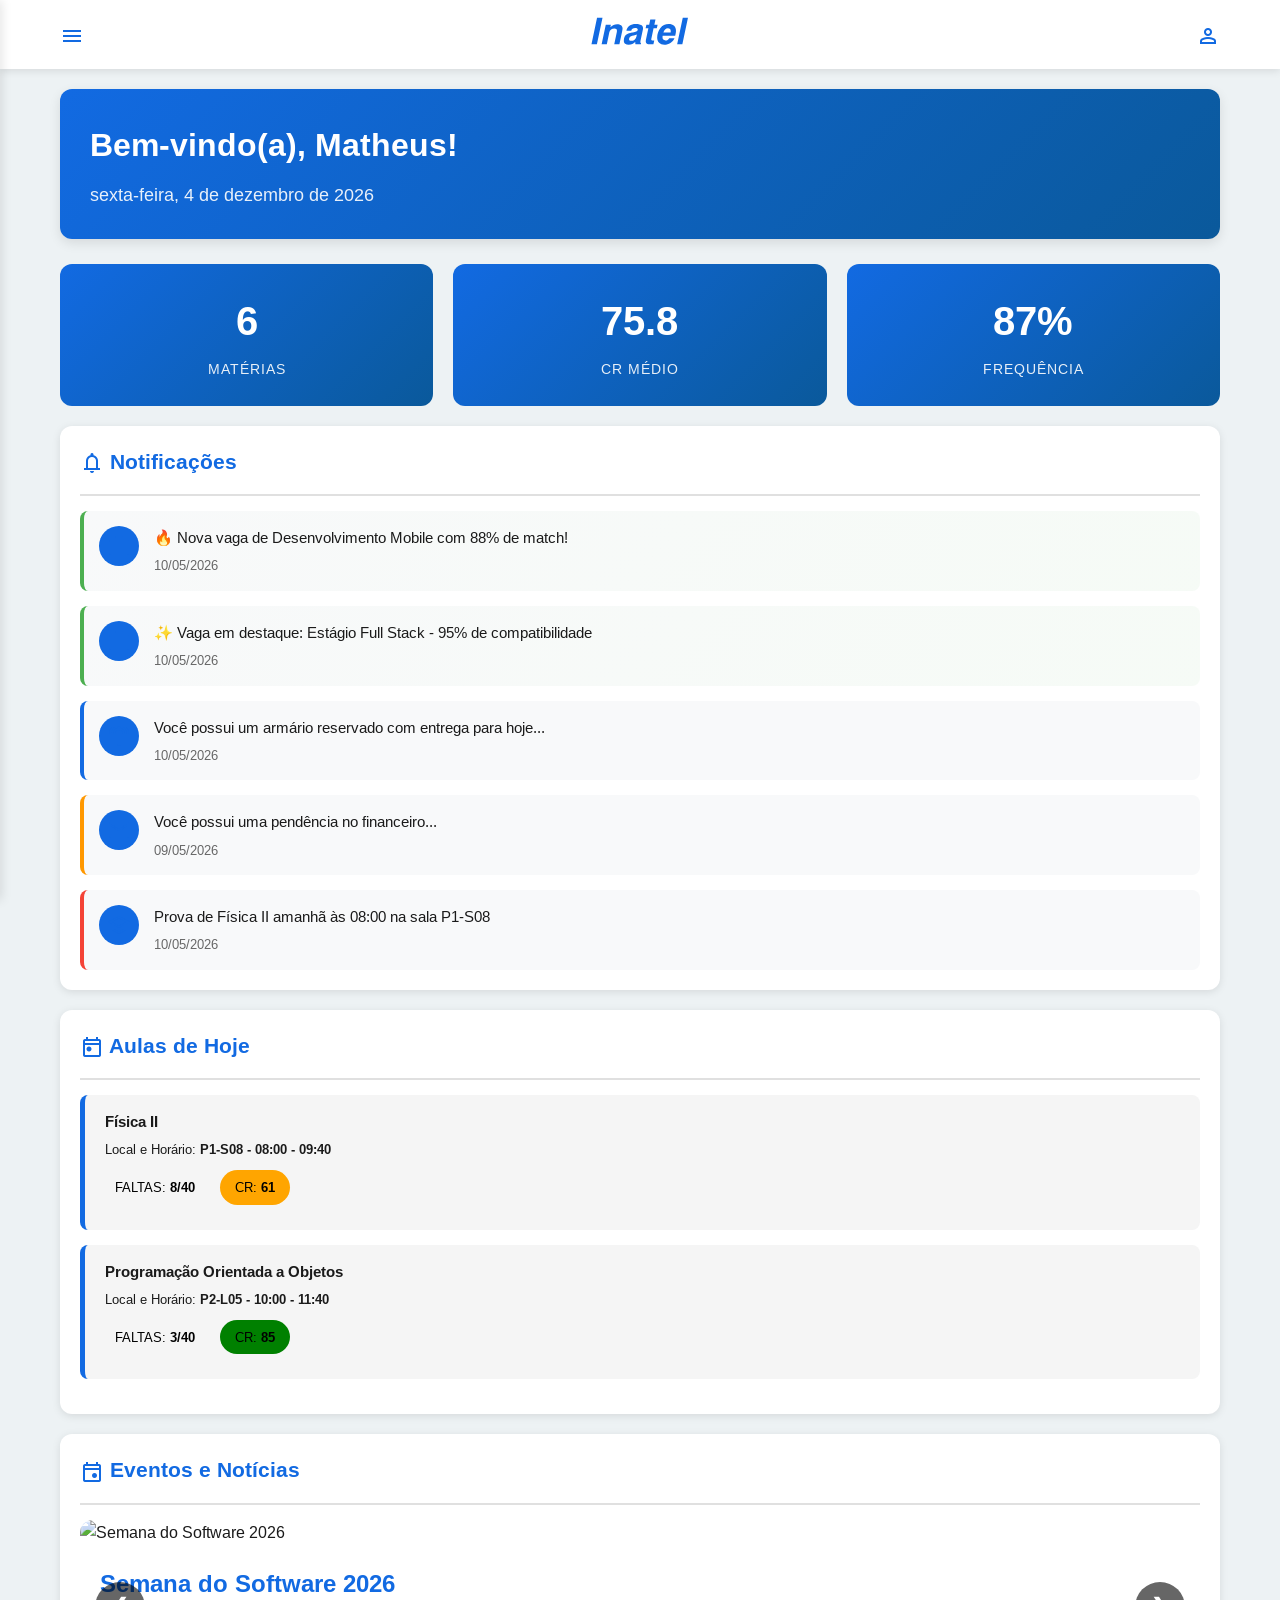
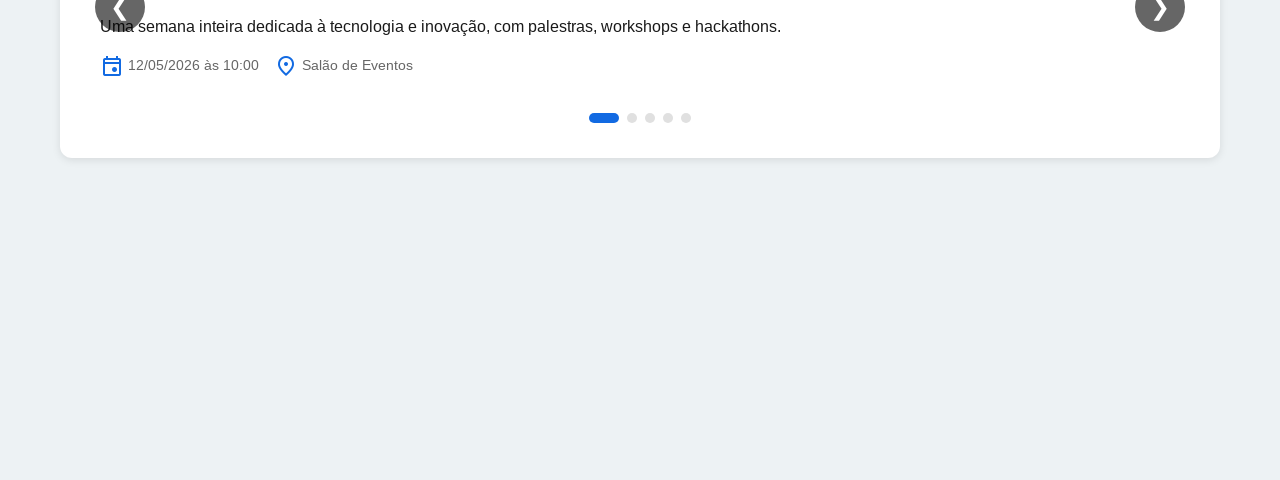
<file: index.html>
<!DOCTYPE html>
<html lang="pt-BR" data-theme="inatel">
<head>
    <meta charset="UTF-8">
    <meta name="viewport" content="width=device-width, initial-scale=1.0">
    <title>Portal Acadêmico - Inatel</title>
    
    <!-- CSS -->
    <link rel="stylesheet" href="assets/css/global.css">
    <link rel="stylesheet" href="assets/css/dashboard.css">
    
    <!-- Google Fonts -->
    <link href="https://fonts.googleapis.com/css2?family=Arimo:wght@400;500;600;700&display=swap" rel="stylesheet">
    
    <!-- Material Icons -->
    <link href="https://fonts.googleapis.com/css2?family=Material+Symbols+Outlined" rel="stylesheet">
</head>
<body>
    <!-- Header -->
    <header>
        <div class="header-container">
            <div class="menu-icon" id="menuToggle">
                <span class="material-symbols-outlined icon-medium">menu</span>
            </div>
            
            <div class="logo">
                <svg xmlns="http://www.w3.org/2000/svg" viewBox="100 150 390 116">
                    <path class="path-logo" d="M127.455,156.988h21.287l-21.859,102.835H105.69L127.455,156.988L127.455,156.988z M225.618,208.048	l-10.941,51.775H194.51l9.726-45.911c0.286-1.168,0.477-2.312,0.62-3.456c0.143-1.144,0.214-2.145,0.214-3.027	c0-2.86-0.834-4.982-2.527-6.412c-1.668-1.407-4.147-2.122-7.461-2.122c-5.078,0-9.392,1.406-12.968,4.219 c-3.552,2.836-5.888,6.698-6.96,11.633l-9.559,45.076h-20.31l16.186-75.946h19.905l-2.002,9.559 c3.957-3.886,8.105-6.794,12.491-8.701c4.362-1.907,9.011-2.86,13.945-2.86c6.508,0,11.656,1.501,15.447,4.529 c3.79,3.027,5.697,7.151,5.697,12.372c0,1.239-0.096,2.55-0.286,3.933S226.143,205.855,225.618,208.048L225.618,208.048z	 M282.709,222.636c-3.29,1.455-7.318,2.646-12.038,3.6c-4.744,0.954-7.557,1.55-8.438,1.788c-3.218,0.978-5.674,2.526-7.414,4.648	c-1.716,2.122-2.574,4.672-2.574,7.652c0,2.074,0.739,3.719,2.24,4.887c1.478,1.168,3.552,1.74,6.222,1.74	c5.078,0,9.487-1.574,13.206-4.721s6.15-7.342,7.271-12.61L282.709,222.636L282.709,222.636z M306.333,202.613l-9.154,43.145	c-0.238,1.313-0.405,2.432-0.524,3.361s-0.167,1.717-0.167,2.385c0,1.168,0.167,2.098,0.548,2.789 c0.381,0.715,1.049,1.406,2.026,2.098l-0.763,3.432h-21.025c-0.048-0.285-0.143-0.643-0.286-1.119	c-0.381-1.813-0.572-3.076-0.572-3.768c0-0.428,0.048-1,0.119-1.715c0.072-0.74,0.167-1.574,0.31-2.551	c-3.218,3.861-7.032,6.793-11.49,8.818c-4.458,2.027-9.344,3.053-14.708,3.053c-5.721,0-10.274-1.455-13.659-4.338	c-3.361-2.885-5.054-6.771-5.054-11.658c0-9.51,2.574-16.876,7.724-22.097c5.125-5.197,13.206-8.629,24.171-10.25	c1.788-0.287,4.195-0.645,7.271-1.049c10.131-1.168,15.185-4.53,15.185-10.108c0-2.098-0.834-3.623-2.527-4.577	c-1.669-0.954-4.338-1.43-8.033-1.43c-4.195,0-7.581,0.93-10.131,2.813c-2.574,1.883-4.052,4.529-4.481,7.914h-19.166	c1.359-8.2,5.292-14.684,11.824-19.451c6.507-4.768,14.731-7.151,24.672-7.151c8.987,0,15.971,1.454,20.954,4.362	s7.484,6.984,7.484,12.205c0,0.834-0.047,1.668-0.143,2.503C306.642,201.063,306.5,201.874,306.333,202.613L306.333,202.613z	 M335.081,163.281h20.31l-4.338,20.595h12.634l-3.004,14.303h-12.776l-8.844,42.026c0,0.238-0.048,0.547-0.144,0.93	c-0.095,0.404-0.144,0.668-0.144,0.811c0,1.119,0.549,1.93,1.67,2.406c1.119,0.502,3.051,0.74,5.792,0.74h4.409l-3.289,15.303	c-1.168,0.049-2.717,0.096-4.672,0.145c-3.528,0.094-5.84,0.143-6.913,0.143c-6.508,0-11.18-0.883-14.017-2.646	c-2.837-1.787-4.267-4.672-4.267-8.678c0-1.119,0.118-2.455,0.357-4.051c0.214-1.574,0.596-3.6,1.12-6.08l8.701-41.048h-10.752	l3.004-14.303h10.895L335.081,163.281L335.081,163.281z M432.339,227.213H383.4c-0.167,1.025-0.311,2.026-0.405,3.004	s-0.144,1.835-0.144,2.574c0,4.1,0.978,7.199,2.956,9.297s4.911,3.146,8.772,3.146c3.266,0,6.031-0.668,8.344-1.979	c2.313-1.334,4.434-3.48,6.389-6.46h20.309c-3.576,7.962-8.914,14.208-16.018,18.761c-7.105,4.553-14.994,6.842-23.695,6.842	c-8.63,0-15.424-2.551-20.43-7.676c-5.006-5.127-7.508-12.016-7.508-20.692c0-6.197,1.096-12.609,3.289-19.236	c2.17-6.627,5.077-12.325,8.725-17.092c4.172-5.435,9.059-9.559,14.588-12.348c5.531-2.789,11.633-4.195,18.283-4.195	c8.939,0,15.924,2.36,20.955,7.104c5.029,4.72,7.531,11.275,7.531,19.666c0,2.193-0.213,4.696-0.666,7.534	C434.246,218.322,433.458,222.232,432.339,227.213L432.339,227.213z M414.46,213.912c0.143-1.119,0.262-2.098,0.334-2.955	c0.07-0.858,0.096-1.55,0.096-2.05c0-3.385-0.979-6.031-2.957-7.914s-4.768-2.813-8.344-2.813c-4.146,0-7.676,1.335-10.607,4.005	s-5.172,6.579-6.697,11.728H414.46L414.46,213.912z M461.826,156.988h20.311l-21.932,102.835h-20.262L461.826,156.988	L461.826,156.988z"></path>
                </svg>
            </div>
            
            <div class="perfil-icon" onclick="window.location.href='pages/perfil.html'">
                <span class="material-symbols-outlined icon-medium">person</span>
            </div>
        </div>
    </header>

    <!-- Sidebar -->
    <div class="sidebar-overlay" id="sidebarOverlay"></div>
    <nav class="sidebar" id="sidebar">
        <div class="sidebar-header">
            <h2>Menu</h2>
            <span class="material-symbols-outlined close-sidebar" id="closeSidebar">close</span>
        </div>
        
        <ul class="sidebar-menu">
            <li>
                <a href="index.html" class="active">
                    <span class="material-symbols-outlined">home</span>
                    Dashboard
                </a>
            </li>
            <li>
                <a href="pages/materias.html">
                    <span class="material-symbols-outlined">menu_book</span>
                    Minhas Matérias
                </a>
            </li>
            <li>
                <a href="pages/horarios.html">
                    <span class="material-symbols-outlined">schedule</span>
                    Horários
                </a>
            </li>
            <li>
                <a href="pages/frequencia.html">
                    <span class="material-symbols-outlined">fact_check</span>
                    Frequência
                </a>
            </li>
            <li>
                <a href="pages/notas.html">
                    <span class="material-symbols-outlined">grade</span>
                    Notas
                </a>
            </li>
            <li>
                <a href="pages/calendario.html">
                    <span class="material-symbols-outlined">calendar_month</span>
                    Calendário
                </a>
            </li>
            <li>
                <a href="pages/graficos.html">
                    <span class="material-symbols-outlined">bar_chart</span>
                    Gráficos
                </a>
            </li>
            <li>
                <a href="pages/vagas.html">
                    <span class="material-symbols-outlined">work</span>
                    Vagas
                </a>
            </li>
            <li>
                <a href="pages/neide.html">
                    <span class="material-symbols-outlined">restaurant</span>
                    Cardápio da Neide
                </a>
            </li>
            <li>
                <a href="pages/perfil.html">
                    <span class="material-symbols-outlined">person</span>
                    Perfil
                </a>
            </li>
        </ul>
        
        <div class="sidebar-footer">
            <div class="theme-selector">
                <h3>Temas</h3>
                <div class="theme-buttons">
                    <button class="theme-btn" data-theme="inatel">Tema Inatel</button>
                    <button class="theme-btn" data-theme="limao">Tema Limão</button>
                    <button class="theme-btn" data-theme="dark">Tema Dark</button>
                </div>
            </div>
        </div>
    </nav>

    <!-- Main Content -->
    <main>
        <!-- Seção de Boas-Vindas -->
        <section class="welcome-section fade-in">
            <h1>Bem-vindo(a), <span id="nomeAluno">Carregando...</span>!</h1>
            <p id="dataAtual"></p>
        </section>

        <!-- Estatísticas Rápidas -->
        <div class="stats-grid fade-in">
            <div class="stat-card">
                <div class="stat-value" id="statMatriculas">6</div>
                <div class="stat-label">Matérias</div>
            </div>
            <div class="stat-card">
                <div class="stat-value" id="statMedia">7.6</div>
                <div class="stat-label">CR Médio</div>
            </div>
            <div class="stat-card">
                <div class="stat-value" id="statFrequencia">88%</div>
                <div class="stat-label">Frequência</div>
            </div>
        </div>

        <!-- Notificações -->
        <div class="card fade-in">
            <div class="card-header">
                <h2 class="card-title">
                    <span class="material-symbols-outlined icon-medium">notifications</span>
                    Notificações
                </h2>
            </div>
            <div class="notificacoes-container" id="notificacoesContainer">
                <!-- Notificações serão carregadas aqui -->
            </div>
        </div>

        <!-- Aulas de Hoje -->
        <div class="card fade-in">
            <div class="card-header">
                <h2 class="card-title">
                    <span class="material-symbols-outlined icon-medium">today</span>
                    Aulas de Hoje
                </h2>
            </div>
            <aulas-component></aulas-component>
        </div>

        <!-- Carrossel de Eventos -->
        <div class="card fade-in">
            <div class="card-header">
                <h2 class="card-title">
                    <span class="material-symbols-outlined icon-medium">event</span>
                    Eventos e Notícias
                </h2>
            </div>
            <div class="carousel-container">
                <div class="carousel" id="carousel">
                    <!-- Eventos serão carregados aqui -->
                </div>
                <button class="carousel-btn prev" id="prevBtn">❮</button>
                <button class="carousel-btn next" id="nextBtn">❯</button>
                <div class="carousel-indicators" id="carouselIndicators"></div>
            </div>
        </div>
    </main>

    <!-- Bottom Navigation -->
    <nav class="bottom-nav">
        <a href="index.html" class="nav-item active" data-page="home">
            <span class="material-symbols-outlined">home</span>
            <span>Início</span>
        </a>
        <a href="pages/horarios.html" class="nav-item" data-page="horarios">
            <span class="material-symbols-outlined">schedule</span>
            <span>Horários</span>
        </a>
        <a href="pages/neide.html" class="nav-item nav-item-destaque" data-page="neide">
            <span class="material-symbols-outlined">restaurant</span>
            <span>Neide</span>
        </a>
        <a href="pages/notas.html" class="nav-item" data-page="notas">
            <span class="material-symbols-outlined">grade</span>
            <span>Notas</span>
        </a>
        <button class="nav-item" id="abrirMenuCompleto">
            <span class="material-symbols-outlined">grid_view</span>
            <span>Mais</span>
        </button>
    </nav>

    <!-- JavaScript -->
    <script src="assets/js/global.js"></script>
    <script src="assets/js/dashboard.js"></script>
    <script src="assets/js/script_componente.js"></script>
</body>
</html>
</file>
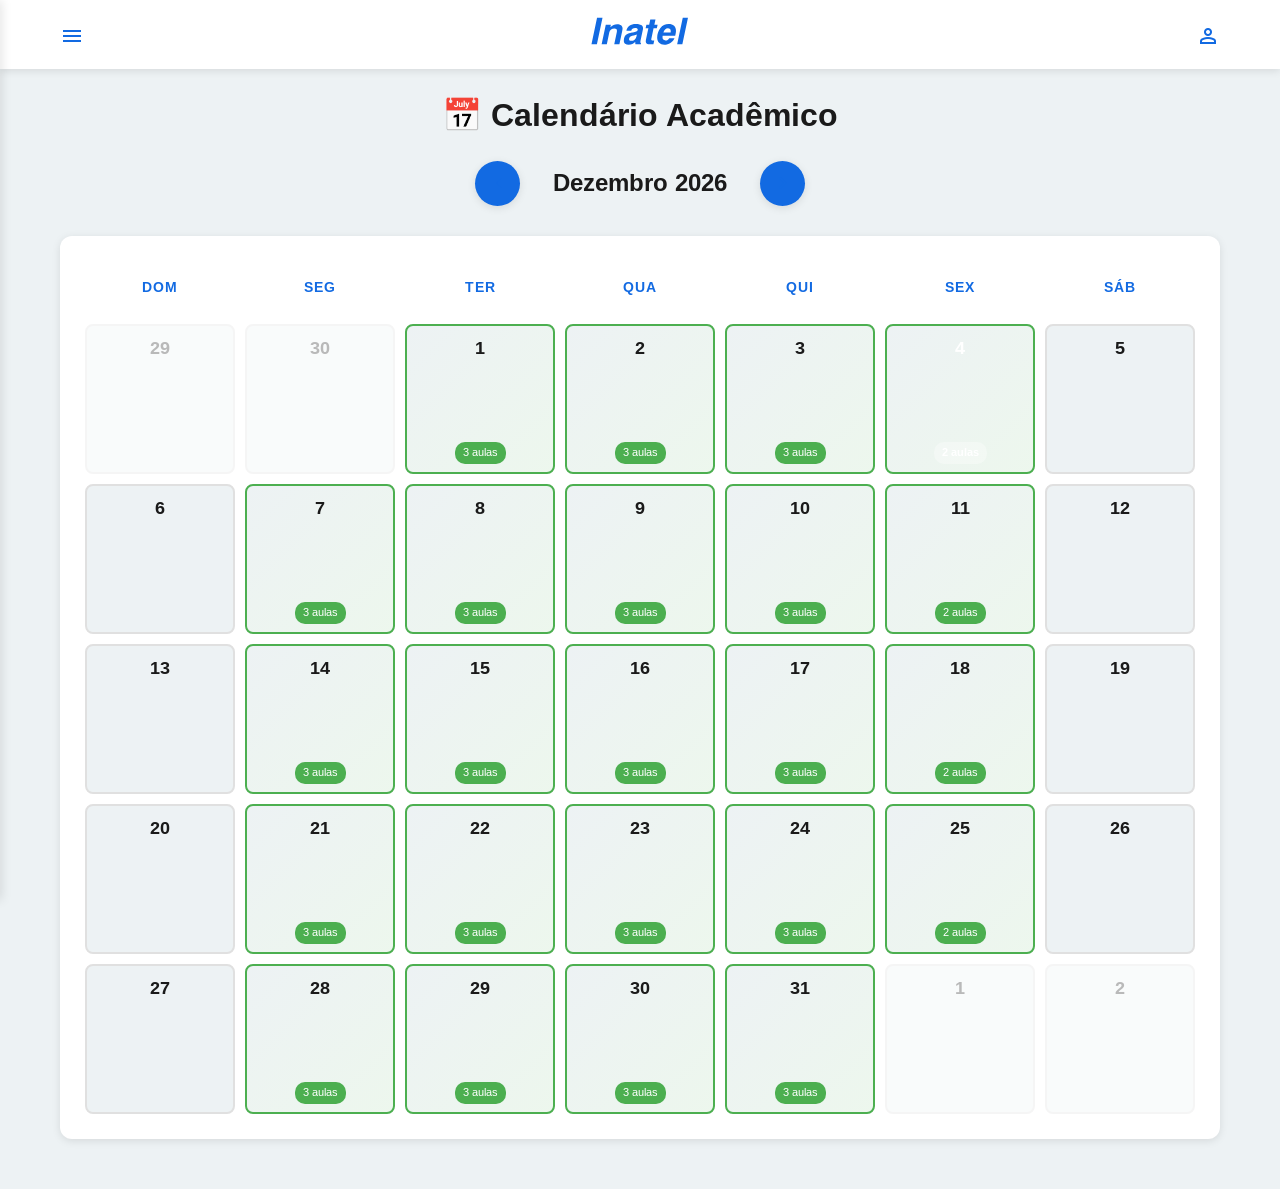
<file: pages/calendario.html>
<!DOCTYPE html>
<html lang="pt-BR" data-theme="inatel">
<head>
    <meta charset="UTF-8">
    <meta name="viewport" content="width=device-width, initial-scale=1.0">
    <title>Calendário Acadêmico - Portal Acadêmico</title>
    <link rel="stylesheet" href="../assets/css/global.css">
    <link rel="stylesheet" href="../assets/css/calendario.css">
    <link href="https://fonts.googleapis.com/css2?family=Arimo:wght@400;500;600;700&display=swap" rel="stylesheet">
    <link href="https://fonts.googleapis.com/css2?family=Material+Symbols+Outlined" rel="stylesheet">
</head>
<body>
    <header>
        <div class="header-container">
            <div class="menu-icon" id="menuToggle"><span class="material-symbols-outlined icon-medium">menu</span></div>
            <div class="logo">
                <svg xmlns="http://www.w3.org/2000/svg" viewBox="100 150 390 116"><path class="path-logo" d="M127.455,156.988h21.287l-21.859,102.835H105.69L127.455,156.988L127.455,156.988z M225.618,208.048	l-10.941,51.775H194.51l9.726-45.911c0.286-1.168,0.477-2.312,0.62-3.456c0.143-1.144,0.214-2.145,0.214-3.027	c0-2.86-0.834-4.982-2.527-6.412c-1.668-1.407-4.147-2.122-7.461-2.122c-5.078,0-9.392,1.406-12.968,4.219 c-3.552,2.836-5.888,6.698-6.96,11.633l-9.559,45.076h-20.31l16.186-75.946h19.905l-2.002,9.559 c3.957-3.886,8.105-6.794,12.491-8.701c4.362-1.907,9.011-2.86,13.945-2.86c6.508,0,11.656,1.501,15.447,4.529 c3.79,3.027,5.697,7.151,5.697,12.372c0,1.239-0.096,2.55-0.286,3.933S226.143,205.855,225.618,208.048L225.618,208.048z	 M282.709,222.636c-3.29,1.455-7.318,2.646-12.038,3.6c-4.744,0.954-7.557,1.55-8.438,1.788c-3.218,0.978-5.674,2.526-7.414,4.648	c-1.716,2.122-2.574,4.672-2.574,7.652c0,2.074,0.739,3.719,2.24,4.887c1.478,1.168,3.552,1.74,6.222,1.74	c5.078,0,9.487-1.574,13.206-4.721s6.15-7.342,7.271-12.61L282.709,222.636L282.709,222.636z M306.333,202.613l-9.154,43.145	c-0.238,1.313-0.405,2.432-0.524,3.361s-0.167,1.717-0.167,2.385c0,1.168,0.167,2.098,0.548,2.789 c0.381,0.715,1.049,1.406,2.026,2.098l-0.763,3.432h-21.025c-0.048-0.285-0.143-0.643-0.286-1.119	c-0.381-1.813-0.572-3.076-0.572-3.768c0-0.428,0.048-1,0.119-1.715c0.072-0.74,0.167-1.574,0.31-2.551	c-3.218,3.861-7.032,6.793-11.49,8.818c-4.458,2.027-9.344,3.053-14.708,3.053c-5.721,0-10.274-1.455-13.659-4.338	c-3.361-2.885-5.054-6.771-5.054-11.658c0-9.51,2.574-16.876,7.724-22.097c5.125-5.197,13.206-8.629,24.171-10.25	c1.788-0.287,4.195-0.645,7.271-1.049c10.131-1.168,15.185-4.53,15.185-10.108c0-2.098-0.834-3.623-2.527-4.577	c-1.669-0.954-4.338-1.43-8.033-1.43c-4.195,0-7.581,0.93-10.131,2.813c-2.574,1.883-4.052,4.529-4.481,7.914h-19.166	c1.359-8.2,5.292-14.684,11.824-19.451c6.507-4.768,14.731-7.151,24.672-7.151c8.987,0,15.971,1.454,20.954,4.362	s7.484,6.984,7.484,12.205c0,0.834-0.047,1.668-0.143,2.503C306.642,201.063,306.5,201.874,306.333,202.613L306.333,202.613z	 M335.081,163.281h20.31l-4.338,20.595h12.634l-3.004,14.303h-12.776l-8.844,42.026c0,0.238-0.048,0.547-0.144,0.93	c-0.095,0.404-0.144,0.668-0.144,0.811c0,1.119,0.549,1.93,1.67,2.406c1.119,0.502,3.051,0.74,5.792,0.74h4.409l-3.289,15.303	c-1.168,0.049-2.717,0.096-4.672,0.145c-3.528,0.094-5.84,0.143-6.913,0.143c-6.508,0-11.18-0.883-14.017-2.646	c-2.837-1.787-4.267-4.672-4.267-8.678c0-1.119,0.118-2.455,0.357-4.051c0.214-1.574,0.596-3.6,1.12-6.08l8.701-41.048h-10.752	l3.004-14.303h10.895L335.081,163.281L335.081,163.281z M432.339,227.213H383.4c-0.167,1.025-0.311,2.026-0.405,3.004	s-0.144,1.835-0.144,2.574c0,4.1,0.978,7.199,2.956,9.297s4.911,3.146,8.772,3.146c3.266,0,6.031-0.668,8.344-1.979	c2.313-1.334,4.434-3.48,6.389-6.46h20.309c-3.576,7.962-8.914,14.208-16.018,18.761c-7.105,4.553-14.994,6.842-23.695,6.842	c-8.63,0-15.424-2.551-20.43-7.676c-5.006-5.127-7.508-12.016-7.508-20.692c0-6.197,1.096-12.609,3.289-19.236	c2.17-6.627,5.077-12.325,8.725-17.092c4.172-5.435,9.059-9.559,14.588-12.348c5.531-2.789,11.633-4.195,18.283-4.195	c8.939,0,15.924,2.36,20.955,7.104c5.029,4.72,7.531,11.275,7.531,19.666c0,2.193-0.213,4.696-0.666,7.534	C434.246,218.322,433.458,222.232,432.339,227.213L432.339,227.213z M414.46,213.912c0.143-1.119,0.262-2.098,0.334-2.955	c0.07-0.858,0.096-1.55,0.096-2.05c0-3.385-0.979-6.031-2.957-7.914s-4.768-2.813-8.344-2.813c-4.146,0-7.676,1.335-10.607,4.005	s-5.172,6.579-6.697,11.728H414.46L414.46,213.912z M461.826,156.988h20.311l-21.932,102.835h-20.262L461.826,156.988	L461.826,156.988z"></path></svg>
            </div>
            <div class="perfil-icon" onclick="window.location.href='perfil.html'"><span class="material-symbols-outlined icon-medium">person</span></div>
        </div>
    </header>

    <div class="sidebar-overlay" id="sidebarOverlay"></div>
    <nav class="sidebar" id="sidebar">
        <div class="sidebar-header"><h2>Menu</h2><span class="material-symbols-outlined close-sidebar" id="closeSidebar">close</span></div>
        <ul class="sidebar-menu">
            <li><a href="../index.html"><span class="material-symbols-outlined">home</span>Dashboard</a></li>
            <li><a href="materias.html"><span class="material-symbols-outlined">menu_book</span>Minhas Matérias</a></li>
            <li><a href="horarios.html"><span class="material-symbols-outlined">schedule</span>Horários</a></li>
            <li><a href="frequencia.html"><span class="material-symbols-outlined">fact_check</span>Frequência</a></li>
            <li><a href="notas.html"><span class="material-symbols-outlined">grade</span>Notas</a></li>
            <li><a href="calendario.html" class="active"><span class="material-symbols-outlined">calendar_month</span>Calendário</a></li>
            <li><a href="graficos.html"><span class="material-symbols-outlined">bar_chart</span>Gráficos</a></li>
            <li><a href="vagas.html"><span class="material-symbols-outlined">work</span>Vagas</a></li>
            <li><a href="perfil.html"><span class="material-symbols-outlined">person</span>Perfil</a></li>
        </ul>
        <div class="sidebar-footer">
            <div class="theme-selector"><h3>Temas</h3>
                <div class="theme-buttons">
                    <button class="theme-btn" data-theme="inatel">Tema Inatel</button>
                    <button class="theme-btn" data-theme="limao">Tema Limão</button>
                    <button class="theme-btn" data-theme="dark">Tema Dark</button>
                </div>
            </div>
        </div>
    </nav>

    <main>
        <div class="calendario-header fade-in">
            <h1>📅 Calendário Acadêmico</h1>
            <div class="calendario-controls">
                <button class="btn-mes" id="mesPrev">
                    <span class="material-symbols-outlined">chevron_left</span>
                </button>
                <h2 id="mesAnoAtual">Novembro 2026</h2>
                <button class="btn-mes" id="mesNext">
                    <span class="material-symbols-outlined">chevron_right</span>
                </button>
            </div>
        </div>

        <div class="calendario-container fade-in">
            <div class="calendario-grid" id="calendarioGrid">
                <!-- Dias da semana -->
                <div class="dia-semana">Dom</div>
                <div class="dia-semana">Seg</div>
                <div class="dia-semana">Ter</div>
                <div class="dia-semana">Qua</div>
                <div class="dia-semana">Qui</div>
                <div class="dia-semana">Sex</div>
                <div class="dia-semana">Sáb</div>
                <!-- Dias serão inseridos aqui pelo JavaScript -->
            </div>
        </div>

        <div class="detalhes-dia-container" id="detalhesDiaContainer" style="display: none;">
            <div class="detalhes-dia-card fade-in">
                <div class="detalhes-dia-header">
                    <h2 id="detalhesDiaTitle">Detalhes do Dia</h2>
                    <button class="btn-fechar" id="fecharDetalhes">
                        <span class="material-symbols-outlined">close</span>
                    </button>
                </div>
                <div id="detalhesDiaContent">
                    <!-- Conteúdo será inserido aqui -->
                </div>
            </div>
        </div>
    </main>

    <script src="../assets/js/global.js"></script>
    <script src="../assets/js/calendario.js"></script>
</body>
</html>
</file>
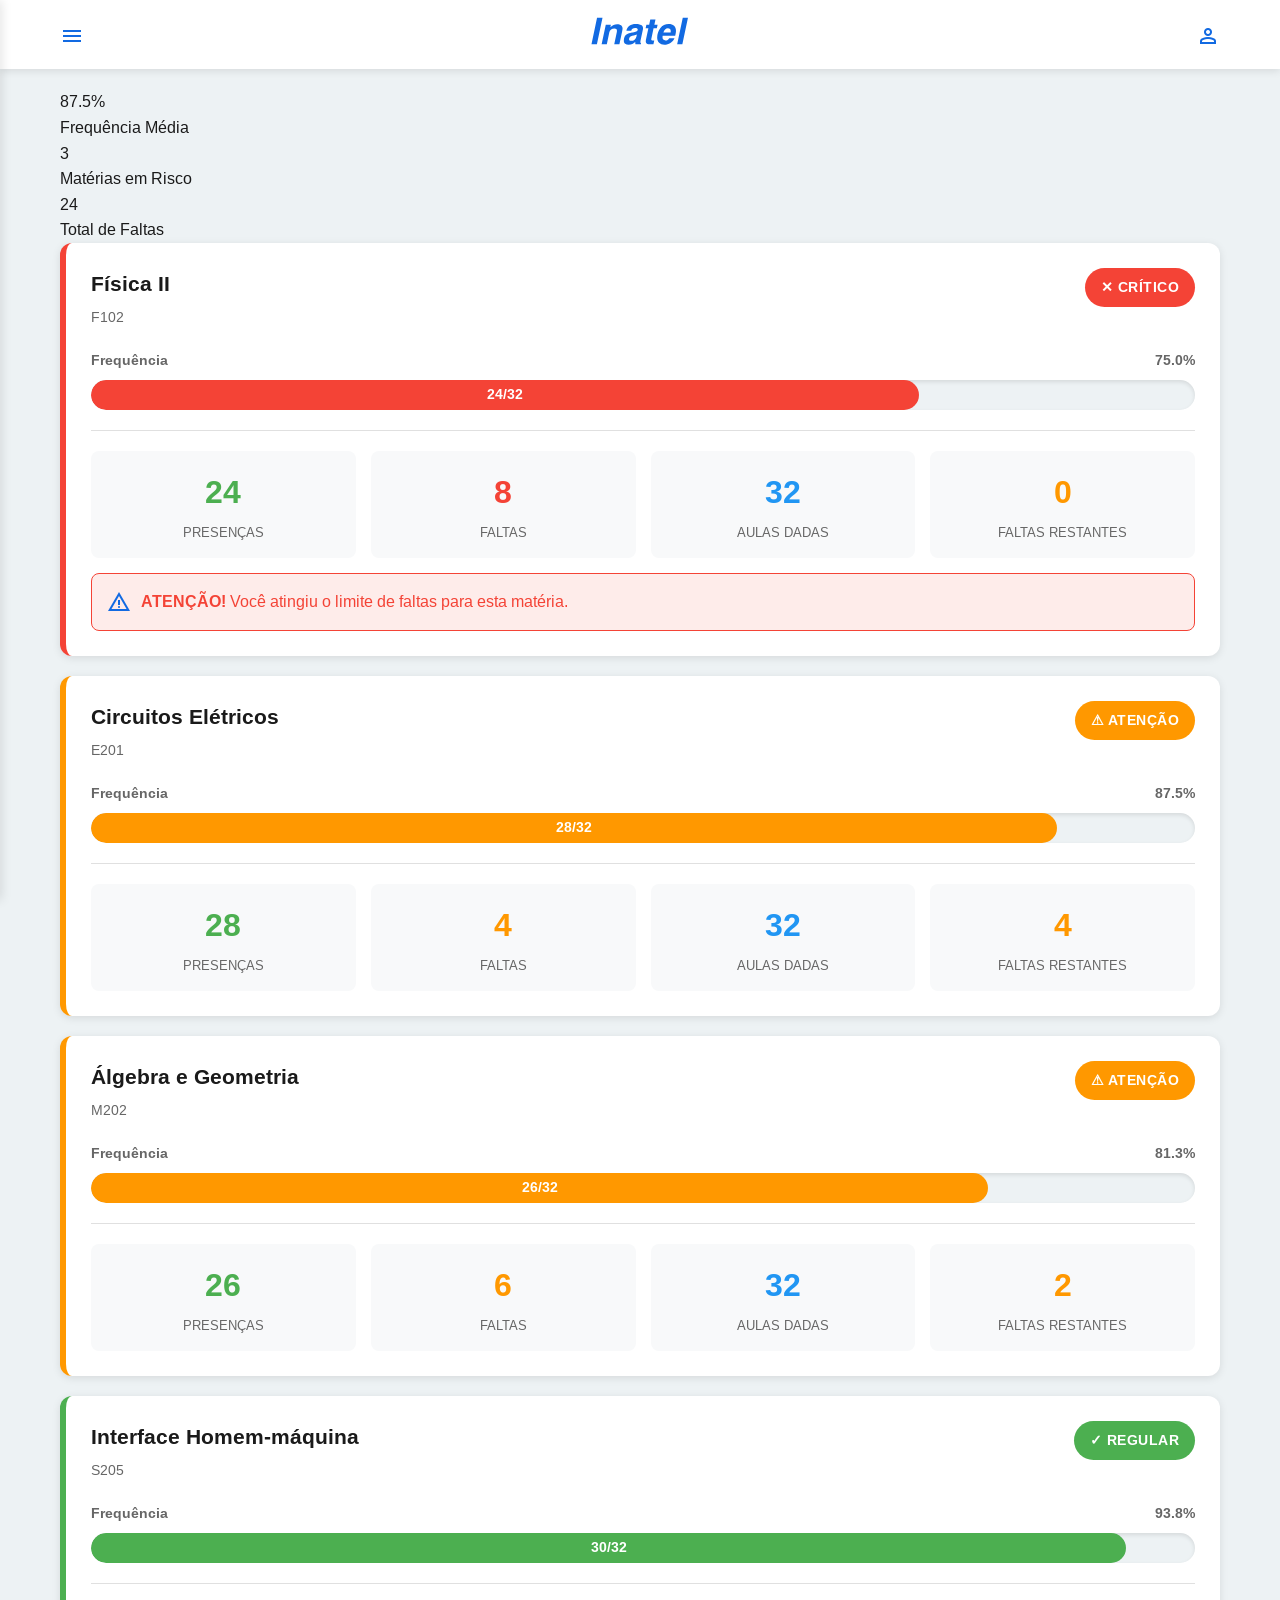
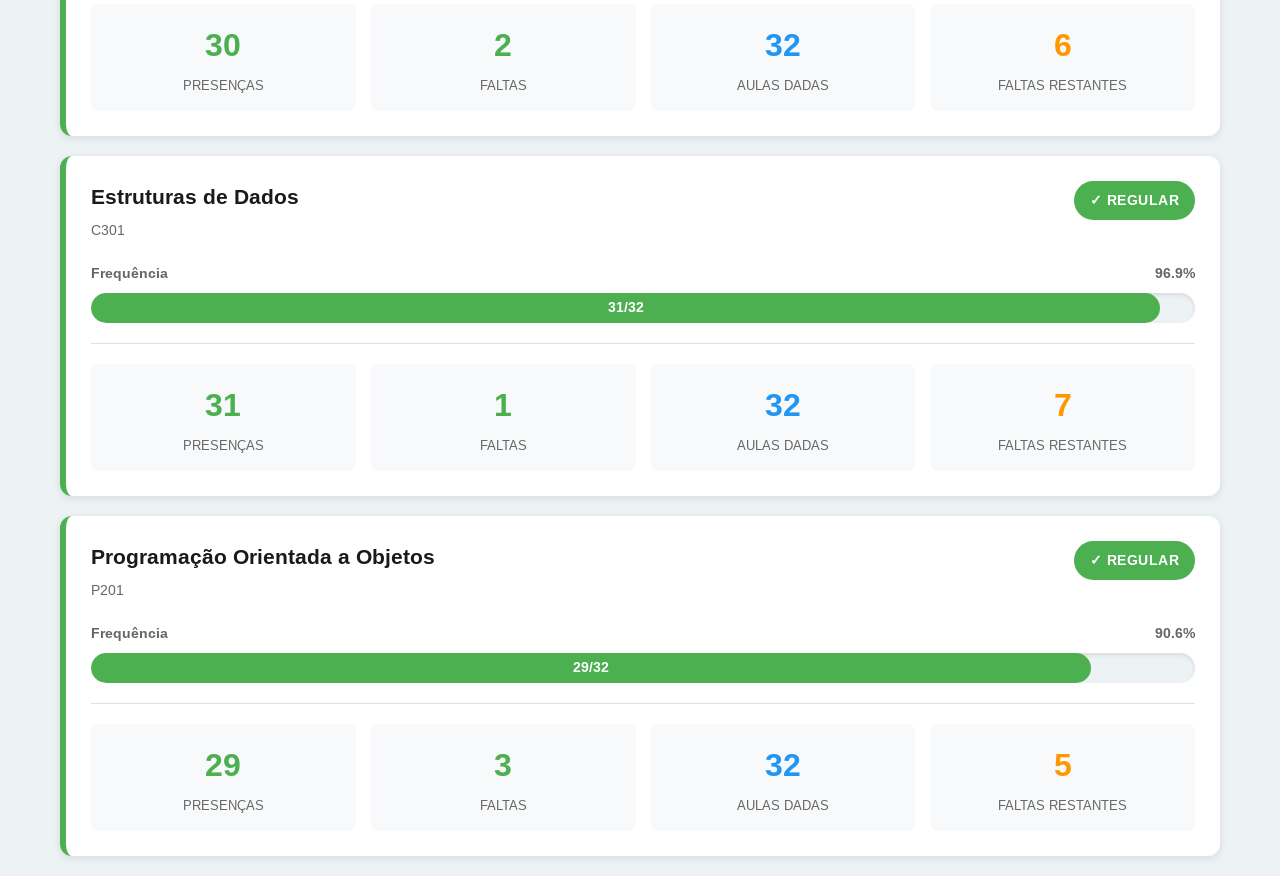
<file: pages/frequencia.html>
<!DOCTYPE html>
<html lang="pt-BR" data-theme="inatel">
<head>
    <meta charset="UTF-8">
    <meta name="viewport" content="width=device-width, initial-scale=1.0">
    <title>Frequência - Portal Acadêmico</title>
    <link rel="stylesheet" href="../assets/css/global.css">
    <link rel="stylesheet" href="../assets/css/frequencia.css">
    <link href="https://fonts.googleapis.com/css2?family=Arimo:wght@400;500;600;700&display=swap" rel="stylesheet">
    <link href="https://fonts.googleapis.com/css2?family=Material+Symbols+Outlined" rel="stylesheet">
</head>
<body>
    <header>
        <div class="header-container">
            <div class="menu-icon" id="menuToggle"><span class="material-symbols-outlined icon-medium">menu</span></div>
            <div class="logo">
                <svg xmlns="http://www.w3.org/2000/svg" viewBox="100 150 390 116"><path class="path-logo" d="M127.455,156.988h21.287l-21.859,102.835H105.69L127.455,156.988L127.455,156.988z M225.618,208.048	l-10.941,51.775H194.51l9.726-45.911c0.286-1.168,0.477-2.312,0.62-3.456c0.143-1.144,0.214-2.145,0.214-3.027	c0-2.86-0.834-4.982-2.527-6.412c-1.668-1.407-4.147-2.122-7.461-2.122c-5.078,0-9.392,1.406-12.968,4.219 c-3.552,2.836-5.888,6.698-6.96,11.633l-9.559,45.076h-20.31l16.186-75.946h19.905l-2.002,9.559 c3.957-3.886,8.105-6.794,12.491-8.701c4.362-1.907,9.011-2.86,13.945-2.86c6.508,0,11.656,1.501,15.447,4.529 c3.79,3.027,5.697,7.151,5.697,12.372c0,1.239-0.096,2.55-0.286,3.933S226.143,205.855,225.618,208.048L225.618,208.048z	 M282.709,222.636c-3.29,1.455-7.318,2.646-12.038,3.6c-4.744,0.954-7.557,1.55-8.438,1.788c-3.218,0.978-5.674,2.526-7.414,4.648	c-1.716,2.122-2.574,4.672-2.574,7.652c0,2.074,0.739,3.719,2.24,4.887c1.478,1.168,3.552,1.74,6.222,1.74	c5.078,0,9.487-1.574,13.206-4.721s6.15-7.342,7.271-12.61L282.709,222.636L282.709,222.636z M306.333,202.613l-9.154,43.145	c-0.238,1.313-0.405,2.432-0.524,3.361s-0.167,1.717-0.167,2.385c0,1.168,0.167,2.098,0.548,2.789 c0.381,0.715,1.049,1.406,2.026,2.098l-0.763,3.432h-21.025c-0.048-0.285-0.143-0.643-0.286-1.119	c-0.381-1.813-0.572-3.076-0.572-3.768c0-0.428,0.048-1,0.119-1.715c0.072-0.74,0.167-1.574,0.31-2.551	c-3.218,3.861-7.032,6.793-11.49,8.818c-4.458,2.027-9.344,3.053-14.708,3.053c-5.721,0-10.274-1.455-13.659-4.338	c-3.361-2.885-5.054-6.771-5.054-11.658c0-9.51,2.574-16.876,7.724-22.097c5.125-5.197,13.206-8.629,24.171-10.25	c1.788-0.287,4.195-0.645,7.271-1.049c10.131-1.168,15.185-4.53,15.185-10.108c0-2.098-0.834-3.623-2.527-4.577	c-1.669-0.954-4.338-1.43-8.033-1.43c-4.195,0-7.581,0.93-10.131,2.813c-2.574,1.883-4.052,4.529-4.481,7.914h-19.166	c1.359-8.2,5.292-14.684,11.824-19.451c6.507-4.768,14.731-7.151,24.672-7.151c8.987,0,15.971,1.454,20.954,4.362	s7.484,6.984,7.484,12.205c0,0.834-0.047,1.668-0.143,2.503C306.642,201.063,306.5,201.874,306.333,202.613L306.333,202.613z	 M335.081,163.281h20.31l-4.338,20.595h12.634l-3.004,14.303h-12.776l-8.844,42.026c0,0.238-0.048,0.547-0.144,0.93	c-0.095,0.404-0.144,0.668-0.144,0.811c0,1.119,0.549,1.93,1.67,2.406c1.119,0.502,3.051,0.74,5.792,0.74h4.409l-3.289,15.303	c-1.168,0.049-2.717,0.096-4.672,0.145c-3.528,0.094-5.84,0.143-6.913,0.143c-6.508,0-11.18-0.883-14.017-2.646	c-2.837-1.787-4.267-4.672-4.267-8.678c0-1.119,0.118-2.455,0.357-4.051c0.214-1.574,0.596-3.6,1.12-6.08l8.701-41.048h-10.752	l3.004-14.303h10.895L335.081,163.281L335.081,163.281z M432.339,227.213H383.4c-0.167,1.025-0.311,2.026-0.405,3.004	s-0.144,1.835-0.144,2.574c0,4.1,0.978,7.199,2.956,9.297s4.911,3.146,8.772,3.146c3.266,0,6.031-0.668,8.344-1.979	c2.313-1.334,4.434-3.48,6.389-6.46h20.309c-3.576,7.962-8.914,14.208-16.018,18.761c-7.105,4.553-14.994,6.842-23.695,6.842	c-8.63,0-15.424-2.551-20.43-7.676c-5.006-5.127-7.508-12.016-7.508-20.692c0-6.197,1.096-12.609,3.289-19.236	c2.17-6.627,5.077-12.325,8.725-17.092c4.172-5.435,9.059-9.559,14.588-12.348c5.531-2.789,11.633-4.195,18.283-4.195	c8.939,0,15.924,2.36,20.955,7.104c5.029,4.72,7.531,11.275,7.531,19.666c0,2.193-0.213,4.696-0.666,7.534	C434.246,218.322,433.458,222.232,432.339,227.213L432.339,227.213z M414.46,213.912c0.143-1.119,0.262-2.098,0.334-2.955	c0.07-0.858,0.096-1.55,0.096-2.05c0-3.385-0.979-6.031-2.957-7.914s-4.768-2.813-8.344-2.813c-4.146,0-7.676,1.335-10.607,4.005	s-5.172,6.579-6.697,11.728H414.46L414.46,213.912z M461.826,156.988h20.311l-21.932,102.835h-20.262L461.826,156.988	L461.826,156.988z"></path></svg>
            </div>
            <div class="perfil-icon" onclick="window.location.href='perfil.html'"><span class="material-symbols-outlined icon-medium">person</span></div>
        </div>
    </header>

    <div class="sidebar-overlay" id="sidebarOverlay"></div>
    <nav class="sidebar" id="sidebar">
        <div class="sidebar-header"><h2>Menu</h2><span class="material-symbols-outlined close-sidebar" id="closeSidebar">close</span></div>
        <ul class="sidebar-menu">
            <li><a href="../index.html"><span class="material-symbols-outlined">home</span>Dashboard</a></li>
            <li><a href="materias.html"><span class="material-symbols-outlined">menu_book</span>Minhas Matérias</a></li>
            <li><a href="horarios.html"><span class="material-symbols-outlined">schedule</span>Horários</a></li>
            <li><a href="frequencia.html" class="active"><span class="material-symbols-outlined">fact_check</span>Frequência</a></li>
            <li><a href="notas.html"><span class="material-symbols-outlined">grade</span>Notas</a></li>
            <li><a href="calendario.html"><span class="material-symbols-outlined">calendar_month</span>Calendário</a></li>
            <li><a href="graficos.html"><span class="material-symbols-outlined">bar_chart</span>Gráficos</a></li>
            <li><a href="vagas.html"><span class="material-symbols-outlined">work</span>Vagas</a></li>
            <li><a href="neide.html"><span class="material-symbols-outlined">restaurant</span>Cardápio da Neide</a></li>
            <li><a href="perfil.html"><span class="material-symbols-outlined">person</span>Perfil</a></li>
        </ul>
        <div class="sidebar-footer">
            <div class="theme-selector"><h3>Temas</h3>
                <div class="theme-buttons">
                    <button class="theme-btn" data-theme="inatel">Tema Inatel</button>
                    <button class="theme-btn" data-theme="limao">Tema Limão</button>
                    <button class="theme-btn" data-theme="dark">Tema Dark</button>
                </div>
            </div>
        </div>
    </nav>

    <main>
        <div class="stats-grid fade-in">
            <div class="stat-card">
                <div class="stat-value" id="mediaFrequencia">-</div>
                <div class="stat-label">Frequência Média</div>
            </div>
            <div class="stat-card">
                <div class="stat-value" id="materiasRisco">-</div>
                <div class="stat-label">Matérias em Risco</div>
            </div>
            <div class="stat-card">
                <div class="stat-value" id="totalFaltas">-</div>
                <div class="stat-label">Total de Faltas</div>
            </div>
        </div>

        <div class="frequencia-lista" id="frequenciaContainer">
            <!-- Frequências serão carregadas aqui -->
        </div>
    </main>

    <!-- Bottom Navigation -->
    <nav class="bottom-nav">
        <a href="../index.html" class="nav-item" data-page="home">
            <span class="material-symbols-outlined">home</span>
            <span>Início</span>
        </a>
        <a href="horarios.html" class="nav-item" data-page="horarios">
            <span class="material-symbols-outlined">schedule</span>
            <span>Horários</span>
        </a>
        <a href="neide.html" class="nav-item nav-item-destaque" data-page="neide">
            <span class="material-symbols-outlined">restaurant</span>
            <span>Neide</span>
        </a>
        <a href="notas.html" class="nav-item" data-page="notas">
            <span class="material-symbols-outlined">grade</span>
            <span>Notas</span>
        </a>
        <button class="nav-item" id="abrirMenuCompleto">
            <span class="material-symbols-outlined">grid_view</span>
            <span>Mais</span>
        </button>
    </nav>

    <script src="../assets/js/global.js"></script>
    <script src="../assets/js/frequencia.js"></script>
</body>
</html>
</file>
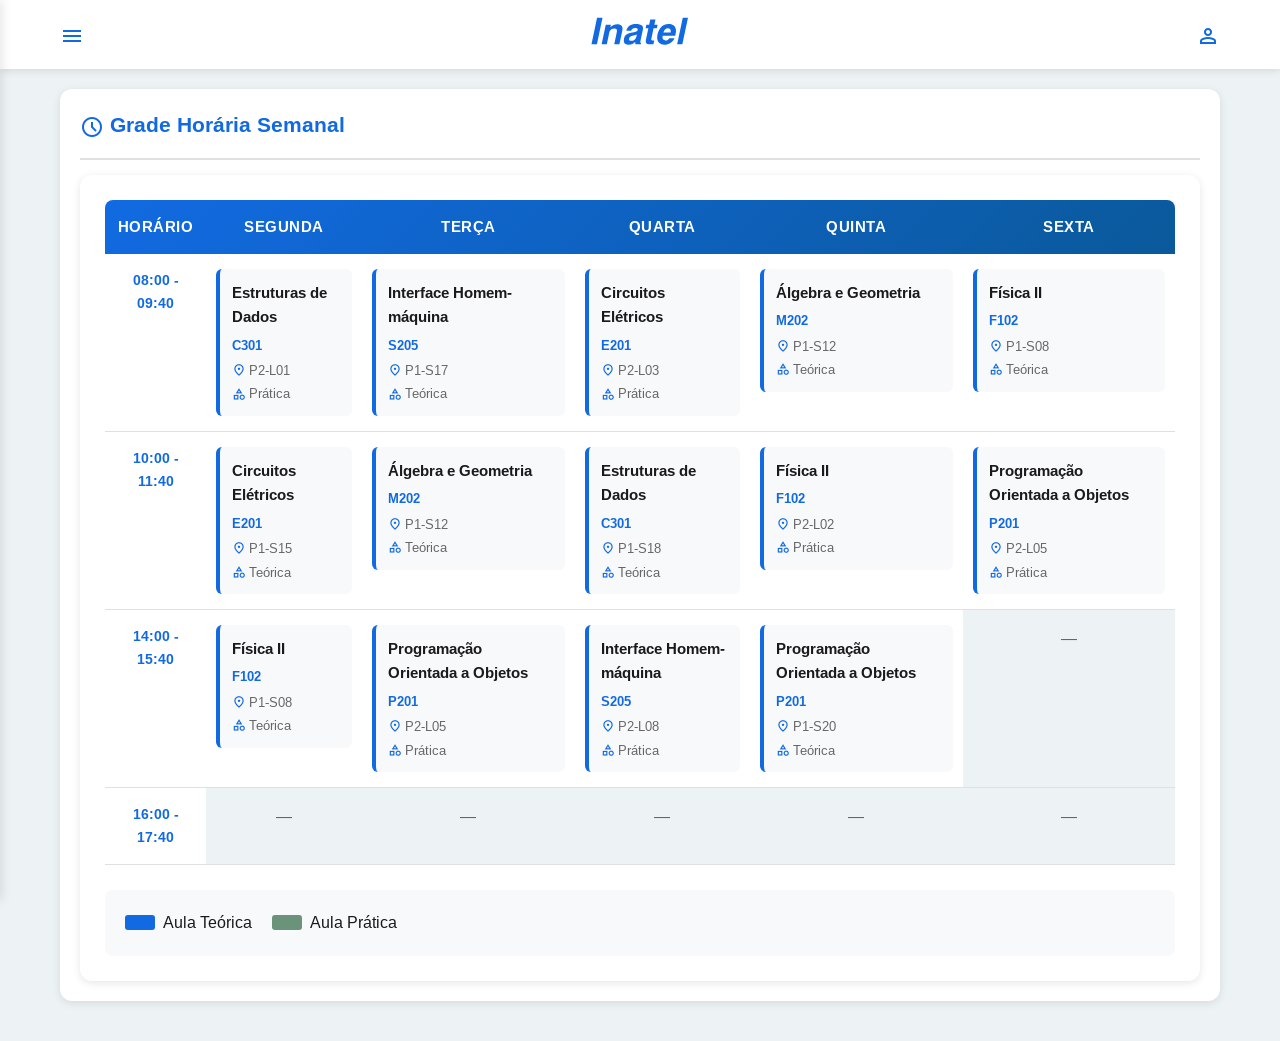
<file: pages/horarios.html>
<!DOCTYPE html>
<html lang="pt-BR" data-theme="inatel">
<head>
    <meta charset="UTF-8">
    <meta name="viewport" content="width=device-width, initial-scale=1.0">
    <title>Horários - Portal Acadêmico</title>
    <link rel="stylesheet" href="../assets/css/global.css">
    <link rel="stylesheet" href="../assets/css/horarios.css">
    <link href="https://fonts.googleapis.com/css2?family=Arimo:wght@400;500;600;700&display=swap" rel="stylesheet">
    <link href="https://fonts.googleapis.com/css2?family=Material+Symbols+Outlined" rel="stylesheet">
</head>
<body>
    <header>
        <div class="header-container">
            <div class="menu-icon" id="menuToggle">
                <span class="material-symbols-outlined icon-medium">menu</span>
            </div>
            <div class="logo">
                <svg xmlns="http://www.w3.org/2000/svg" viewBox="100 150 390 116">
                    <path class="path-logo" d="M127.455,156.988h21.287l-21.859,102.835H105.69L127.455,156.988L127.455,156.988z M225.618,208.048	l-10.941,51.775H194.51l9.726-45.911c0.286-1.168,0.477-2.312,0.62-3.456c0.143-1.144,0.214-2.145,0.214-3.027	c0-2.86-0.834-4.982-2.527-6.412c-1.668-1.407-4.147-2.122-7.461-2.122c-5.078,0-9.392,1.406-12.968,4.219 c-3.552,2.836-5.888,6.698-6.96,11.633l-9.559,45.076h-20.31l16.186-75.946h19.905l-2.002,9.559 c3.957-3.886,8.105-6.794,12.491-8.701c4.362-1.907,9.011-2.86,13.945-2.86c6.508,0,11.656,1.501,15.447,4.529 c3.79,3.027,5.697,7.151,5.697,12.372c0,1.239-0.096,2.55-0.286,3.933S226.143,205.855,225.618,208.048L225.618,208.048z	 M282.709,222.636c-3.29,1.455-7.318,2.646-12.038,3.6c-4.744,0.954-7.557,1.55-8.438,1.788c-3.218,0.978-5.674,2.526-7.414,4.648	c-1.716,2.122-2.574,4.672-2.574,7.652c0,2.074,0.739,3.719,2.24,4.887c1.478,1.168,3.552,1.74,6.222,1.74	c5.078,0,9.487-1.574,13.206-4.721s6.15-7.342,7.271-12.61L282.709,222.636L282.709,222.636z M306.333,202.613l-9.154,43.145	c-0.238,1.313-0.405,2.432-0.524,3.361s-0.167,1.717-0.167,2.385c0,1.168,0.167,2.098,0.548,2.789 c0.381,0.715,1.049,1.406,2.026,2.098l-0.763,3.432h-21.025c-0.048-0.285-0.143-0.643-0.286-1.119	c-0.381-1.813-0.572-3.076-0.572-3.768c0-0.428,0.048-1,0.119-1.715c0.072-0.74,0.167-1.574,0.31-2.551	c-3.218,3.861-7.032,6.793-11.49,8.818c-4.458,2.027-9.344,3.053-14.708,3.053c-5.721,0-10.274-1.455-13.659-4.338	c-3.361-2.885-5.054-6.771-5.054-11.658c0-9.51,2.574-16.876,7.724-22.097c5.125-5.197,13.206-8.629,24.171-10.25	c1.788-0.287,4.195-0.645,7.271-1.049c10.131-1.168,15.185-4.53,15.185-10.108c0-2.098-0.834-3.623-2.527-4.577	c-1.669-0.954-4.338-1.43-8.033-1.43c-4.195,0-7.581,0.93-10.131,2.813c-2.574,1.883-4.052,4.529-4.481,7.914h-19.166	c1.359-8.2,5.292-14.684,11.824-19.451c6.507-4.768,14.731-7.151,24.672-7.151c8.987,0,15.971,1.454,20.954,4.362	s7.484,6.984,7.484,12.205c0,0.834-0.047,1.668-0.143,2.503C306.642,201.063,306.5,201.874,306.333,202.613L306.333,202.613z	 M335.081,163.281h20.31l-4.338,20.595h12.634l-3.004,14.303h-12.776l-8.844,42.026c0,0.238-0.048,0.547-0.144,0.93	c-0.095,0.404-0.144,0.668-0.144,0.811c0,1.119,0.549,1.93,1.67,2.406c1.119,0.502,3.051,0.74,5.792,0.74h4.409l-3.289,15.303	c-1.168,0.049-2.717,0.096-4.672,0.145c-3.528,0.094-5.84,0.143-6.913,0.143c-6.508,0-11.18-0.883-14.017-2.646	c-2.837-1.787-4.267-4.672-4.267-8.678c0-1.119,0.118-2.455,0.357-4.051c0.214-1.574,0.596-3.6,1.12-6.08l8.701-41.048h-10.752	l3.004-14.303h10.895L335.081,163.281L335.081,163.281z M432.339,227.213H383.4c-0.167,1.025-0.311,2.026-0.405,3.004	s-0.144,1.835-0.144,2.574c0,4.1,0.978,7.199,2.956,9.297s4.911,3.146,8.772,3.146c3.266,0,6.031-0.668,8.344-1.979	c2.313-1.334,4.434-3.48,6.389-6.46h20.309c-3.576,7.962-8.914,14.208-16.018,18.761c-7.105,4.553-14.994,6.842-23.695,6.842	c-8.63,0-15.424-2.551-20.43-7.676c-5.006-5.127-7.508-12.016-7.508-20.692c0-6.197,1.096-12.609,3.289-19.236	c2.17-6.627,5.077-12.325,8.725-17.092c4.172-5.435,9.059-9.559,14.588-12.348c5.531-2.789,11.633-4.195,18.283-4.195	c8.939,0,15.924,2.36,20.955,7.104c5.029,4.72,7.531,11.275,7.531,19.666c0,2.193-0.213,4.696-0.666,7.534	C434.246,218.322,433.458,222.232,432.339,227.213L432.339,227.213z M414.46,213.912c0.143-1.119,0.262-2.098,0.334-2.955	c0.07-0.858,0.096-1.55,0.096-2.05c0-3.385-0.979-6.031-2.957-7.914s-4.768-2.813-8.344-2.813c-4.146,0-7.676,1.335-10.607,4.005	s-5.172,6.579-6.697,11.728H414.46L414.46,213.912z M461.826,156.988h20.311l-21.932,102.835h-20.262L461.826,156.988	L461.826,156.988z"></path>
                </svg>
            </div>
            <div class="perfil-icon" onclick="window.location.href='perfil.html'">
                <span class="material-symbols-outlined icon-medium">person</span>
            </div>
        </div>
    </header>

    <div class="sidebar-overlay" id="sidebarOverlay"></div>
    <nav class="sidebar" id="sidebar">
        <div class="sidebar-header">
            <h2>Menu</h2>
            <span class="material-symbols-outlined close-sidebar" id="closeSidebar">close</span>
        </div>
        <ul class="sidebar-menu">
            <li><a href="../index.html"><span class="material-symbols-outlined">home</span>Dashboard</a></li>
            <li><a href="materias.html"><span class="material-symbols-outlined">menu_book</span>Minhas Matérias</a></li>
            <li><a href="horarios.html" class="active"><span class="material-symbols-outlined">schedule</span>Horários</a></li>
            <li><a href="frequencia.html"><span class="material-symbols-outlined">fact_check</span>Frequência</a></li>
            <li><a href="notas.html"><span class="material-symbols-outlined">grade</span>Notas</a></li>
            <li><a href="calendario.html"><span class="material-symbols-outlined">calendar_month</span>Calendário</a></li>
            <li><a href="graficos.html"><span class="material-symbols-outlined">bar_chart</span>Gráficos</a></li>
            <li><a href="vagas.html"><span class="material-symbols-outlined">work</span>Vagas</a></li>
            <li><a href="neide.html"><span class="material-symbols-outlined">restaurant</span>Cardápio da Neide</a></li>
            <li><a href="perfil.html"><span class="material-symbols-outlined">person</span>Perfil</a></li>
        </ul>
        <div class="sidebar-footer">
            <div class="theme-selector">
                <h3>Temas</h3>
                <div class="theme-buttons">
                    <button class="theme-btn" data-theme="inatel">Tema Inatel</button>
                    <button class="theme-btn" data-theme="limao">Tema Limão</button>
                    <button class="theme-btn" data-theme="dark">Tema Dark</button>
                </div>
            </div>
        </div>
    </nav>

    <main>
        <div class="card fade-in">
            <div class="card-header">
                <h2 class="card-title">
                    <span class="material-symbols-outlined icon-medium">schedule</span>
                    Grade Horária Semanal
                </h2>
            </div>
            <div class="horarios-container">
                <table class="horarios-tabela" id="horariosTabela">
                    <!-- Tabela será preenchida aqui -->
                </table>
                <div class="legenda">
                    <div class="legenda-item">
                        <div class="legenda-cor teorica"></div>
                        <span>Aula Teórica</span>
                    </div>
                    <div class="legenda-item">
                        <div class="legenda-cor pratica"></div>
                        <span>Aula Prática</span>
                    </div>
                </div>
            </div>
        </div>
    </main>

    <!-- Bottom Navigation -->
    <nav class="bottom-nav">
        <a href="../index.html" class="nav-item" data-page="home">
            <span class="material-symbols-outlined">home</span>
            <span>Início</span>
        </a>
        <a href="horarios.html" class="nav-item active" data-page="horarios">
            <span class="material-symbols-outlined">schedule</span>
            <span>Horários</span>
        </a>
        <a href="neide.html" class="nav-item nav-item-destaque" data-page="neide">
            <span class="material-symbols-outlined">restaurant</span>
            <span>Neide</span>
        </a>
        <a href="notas.html" class="nav-item" data-page="notas">
            <span class="material-symbols-outlined">grade</span>
            <span>Notas</span>
        </a>
        <button class="nav-item" id="abrirMenuCompleto">
            <span class="material-symbols-outlined">grid_view</span>
            <span>Mais</span>
        </button>
    </nav>

    <script src="../assets/js/global.js"></script>
    <script src="../assets/js/horarios.js"></script>
</body>
</html>
</file>
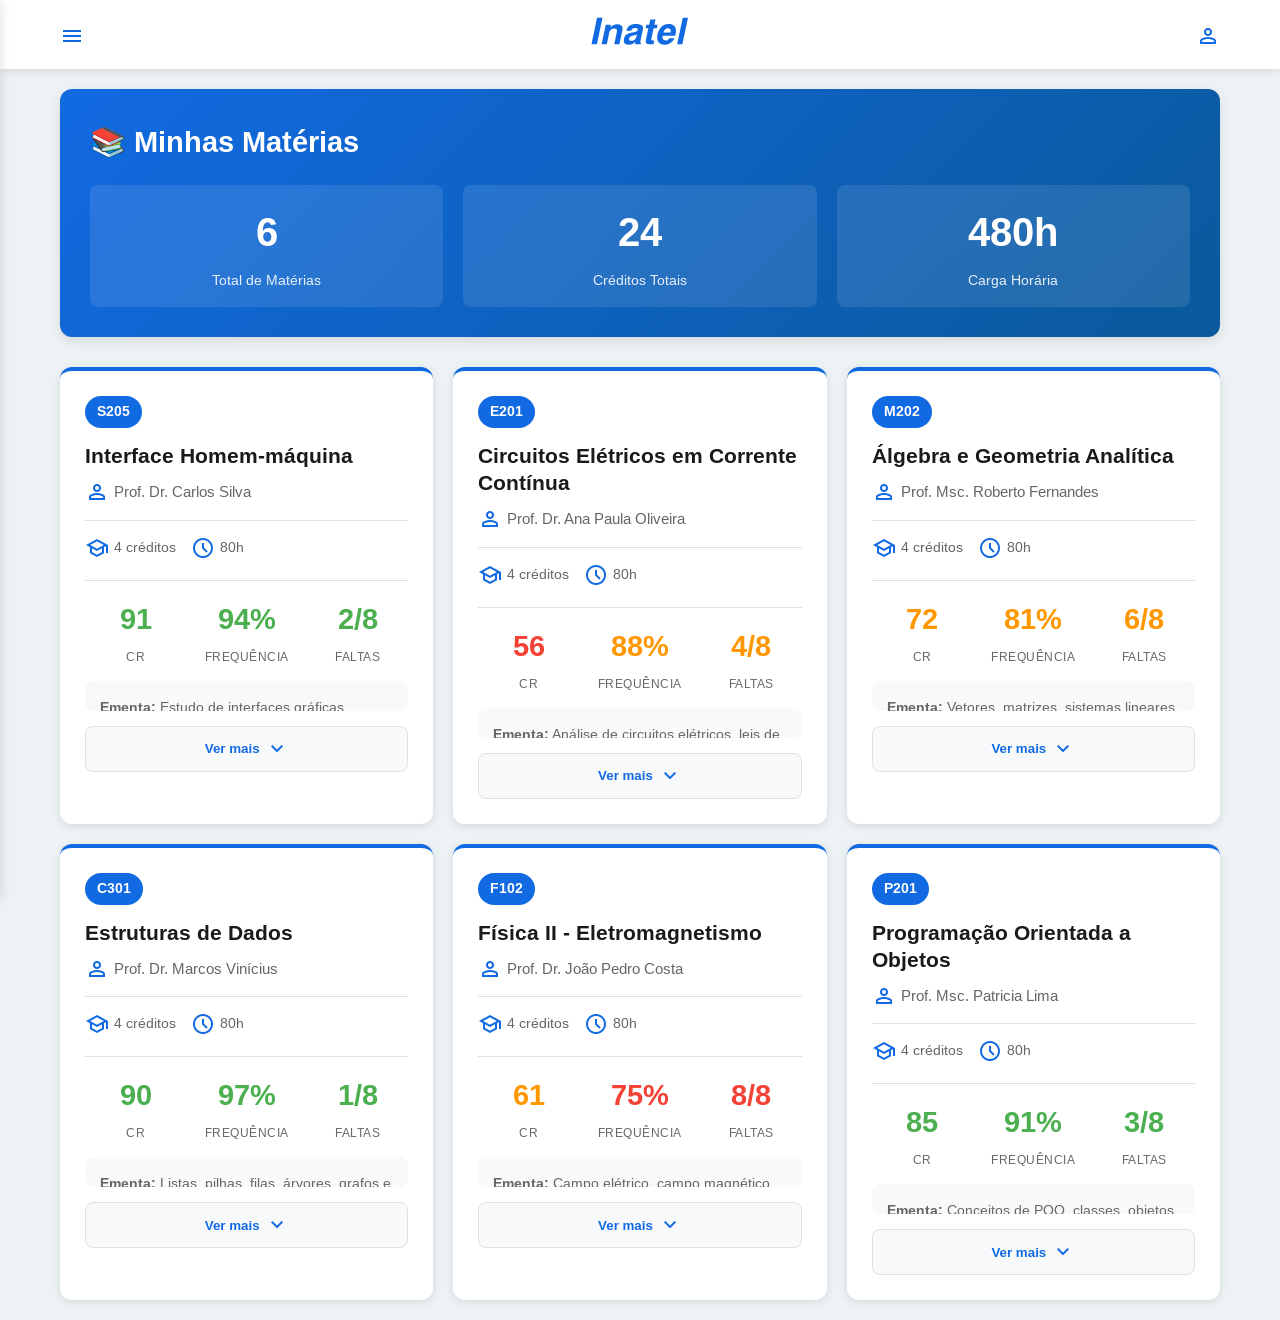
<file: pages/materias.html>
<!DOCTYPE html>
<html lang="pt-BR" data-theme="inatel">
<head>
    <meta charset="UTF-8">
    <meta name="viewport" content="width=device-width, initial-scale=1.0">
    <title>Minhas Matérias - Portal Acadêmico</title>
    <link rel="stylesheet" href="../assets/css/global.css">
    <link rel="stylesheet" href="../assets/css/materias.css">
    <link href="https://fonts.googleapis.com/css2?family=Arimo:wght@400;500;600;700&display=swap" rel="stylesheet">
    <link href="https://fonts.googleapis.com/css2?family=Material+Symbols+Outlined" rel="stylesheet">
</head>
<body>
    <header>
        <div class="header-container">
            <div class="menu-icon" id="menuToggle">
                <span class="material-symbols-outlined icon-medium">menu</span>
            </div>
            <div class="logo">
                <svg xmlns="http://www.w3.org/2000/svg" viewBox="100 150 390 116">
                    <path class="path-logo" d="M127.455,156.988h21.287l-21.859,102.835H105.69L127.455,156.988L127.455,156.988z M225.618,208.048	l-10.941,51.775H194.51l9.726-45.911c0.286-1.168,0.477-2.312,0.62-3.456c0.143-1.144,0.214-2.145,0.214-3.027	c0-2.86-0.834-4.982-2.527-6.412c-1.668-1.407-4.147-2.122-7.461-2.122c-5.078,0-9.392,1.406-12.968,4.219 c-3.552,2.836-5.888,6.698-6.96,11.633l-9.559,45.076h-20.31l16.186-75.946h19.905l-2.002,9.559 c3.957-3.886,8.105-6.794,12.491-8.701c4.362-1.907,9.011-2.86,13.945-2.86c6.508,0,11.656,1.501,15.447,4.529 c3.79,3.027,5.697,7.151,5.697,12.372c0,1.239-0.096,2.55-0.286,3.933S226.143,205.855,225.618,208.048L225.618,208.048z	 M282.709,222.636c-3.29,1.455-7.318,2.646-12.038,3.6c-4.744,0.954-7.557,1.55-8.438,1.788c-3.218,0.978-5.674,2.526-7.414,4.648	c-1.716,2.122-2.574,4.672-2.574,7.652c0,2.074,0.739,3.719,2.24,4.887c1.478,1.168,3.552,1.74,6.222,1.74	c5.078,0,9.487-1.574,13.206-4.721s6.15-7.342,7.271-12.61L282.709,222.636L282.709,222.636z M306.333,202.613l-9.154,43.145	c-0.238,1.313-0.405,2.432-0.524,3.361s-0.167,1.717-0.167,2.385c0,1.168,0.167,2.098,0.548,2.789 c0.381,0.715,1.049,1.406,2.026,2.098l-0.763,3.432h-21.025c-0.048-0.285-0.143-0.643-0.286-1.119	c-0.381-1.813-0.572-3.076-0.572-3.768c0-0.428,0.048-1,0.119-1.715c0.072-0.74,0.167-1.574,0.31-2.551	c-3.218,3.861-7.032,6.793-11.49,8.818c-4.458,2.027-9.344,3.053-14.708,3.053c-5.721,0-10.274-1.455-13.659-4.338	c-3.361-2.885-5.054-6.771-5.054-11.658c0-9.51,2.574-16.876,7.724-22.097c5.125-5.197,13.206-8.629,24.171-10.25	c1.788-0.287,4.195-0.645,7.271-1.049c10.131-1.168,15.185-4.53,15.185-10.108c0-2.098-0.834-3.623-2.527-4.577	c-1.669-0.954-4.338-1.43-8.033-1.43c-4.195,0-7.581,0.93-10.131,2.813c-2.574,1.883-4.052,4.529-4.481,7.914h-19.166	c1.359-8.2,5.292-14.684,11.824-19.451c6.507-4.768,14.731-7.151,24.672-7.151c8.987,0,15.971,1.454,20.954,4.362	s7.484,6.984,7.484,12.205c0,0.834-0.047,1.668-0.143,2.503C306.642,201.063,306.5,201.874,306.333,202.613L306.333,202.613z	 M335.081,163.281h20.31l-4.338,20.595h12.634l-3.004,14.303h-12.776l-8.844,42.026c0,0.238-0.048,0.547-0.144,0.93	c-0.095,0.404-0.144,0.668-0.144,0.811c0,1.119,0.549,1.93,1.67,2.406c1.119,0.502,3.051,0.74,5.792,0.74h4.409l-3.289,15.303	c-1.168,0.049-2.717,0.096-4.672,0.145c-3.528,0.094-5.84,0.143-6.913,0.143c-6.508,0-11.18-0.883-14.017-2.646	c-2.837-1.787-4.267-4.672-4.267-8.678c0-1.119,0.118-2.455,0.357-4.051c0.214-1.574,0.596-3.6,1.12-6.08l8.701-41.048h-10.752	l3.004-14.303h10.895L335.081,163.281L335.081,163.281z M432.339,227.213H383.4c-0.167,1.025-0.311,2.026-0.405,3.004	s-0.144,1.835-0.144,2.574c0,4.1,0.978,7.199,2.956,9.297s4.911,3.146,8.772,3.146c3.266,0,6.031-0.668,8.344-1.979	c2.313-1.334,4.434-3.48,6.389-6.46h20.309c-3.576,7.962-8.914,14.208-16.018,18.761c-7.105,4.553-14.994,6.842-23.695,6.842	c-8.63,0-15.424-2.551-20.43-7.676c-5.006-5.127-7.508-12.016-7.508-20.692c0-6.197,1.096-12.609,3.289-19.236	c2.17-6.627,5.077-12.325,8.725-17.092c4.172-5.435,9.059-9.559,14.588-12.348c5.531-2.789,11.633-4.195,18.283-4.195	c8.939,0,15.924,2.36,20.955,7.104c5.029,4.72,7.531,11.275,7.531,19.666c0,2.193-0.213,4.696-0.666,7.534	C434.246,218.322,433.458,222.232,432.339,227.213L432.339,227.213z M414.46,213.912c0.143-1.119,0.262-2.098,0.334-2.955	c0.07-0.858,0.096-1.55,0.096-2.05c0-3.385-0.979-6.031-2.957-7.914s-4.768-2.813-8.344-2.813c-4.146,0-7.676,1.335-10.607,4.005	s-5.172,6.579-6.697,11.728H414.46L414.46,213.912z M461.826,156.988h20.311l-21.932,102.835h-20.262L461.826,156.988	L461.826,156.988z"></path>
                </svg>
            </div>
            <div class="perfil-icon" onclick="window.location.href='perfil.html'">
                <span class="material-symbols-outlined icon-medium">person</span>
            </div>
        </div>
    </header>

    <div class="sidebar-overlay" id="sidebarOverlay"></div>
    <nav class="sidebar" id="sidebar">
        <div class="sidebar-header">
            <h2>Menu</h2>
            <span class="material-symbols-outlined close-sidebar" id="closeSidebar">close</span>
        </div>
        <ul class="sidebar-menu">
            <li><a href="../index.html"><span class="material-symbols-outlined">home</span>Dashboard</a></li>
            <li><a href="materias.html" class="active"><span class="material-symbols-outlined">menu_book</span>Minhas Matérias</a></li>
            <li><a href="horarios.html"><span class="material-symbols-outlined">schedule</span>Horários</a></li>
            <li><a href="frequencia.html"><span class="material-symbols-outlined">fact_check</span>Frequência</a></li>
            <li><a href="notas.html"><span class="material-symbols-outlined">grade</span>Notas</a></li>
            <li><a href="calendario.html"><span class="material-symbols-outlined">calendar_month</span>Calendário</a></li>
            <li><a href="graficos.html"><span class="material-symbols-outlined">bar_chart</span>Gráficos</a></li>
            <li><a href="vagas.html"><span class="material-symbols-outlined">work</span>Vagas</a></li>
            <li><a href="neide.html"><span class="material-symbols-outlined">restaurant</span>Cardápio da Neide</a></li>
            <li><a href="perfil.html"><span class="material-symbols-outlined">person</span>Perfil</a></li>
        </ul>
        <div class="sidebar-footer">
            <div class="theme-selector">
                <h3>Temas</h3>
                <div class="theme-buttons">
                    <button class="theme-btn" data-theme="inatel">Tema Inatel</button>
                    <button class="theme-btn" data-theme="limao">Tema Limão</button>
                    <button class="theme-btn" data-theme="dark">Tema Dark</button>
                </div>
            </div>
        </div>
    </nav>

    <main>
        <div class="resumo-geral fade-in">
            <h2>📚 Minhas Matérias</h2>
            <div class="resumo-stats">
                <div class="resumo-stat-item">
                    <div class="resumo-stat-valor" id="totalMaterias">-</div>
                    <div class="resumo-stat-label">Total de Matérias</div>
                </div>
                <div class="resumo-stat-item">
                    <div class="resumo-stat-valor" id="totalCreditos">-</div>
                    <div class="resumo-stat-label">Créditos Totais</div>
                </div>
                <div class="resumo-stat-item">
                    <div class="resumo-stat-valor" id="cargaHoraria">-h</div>
                    <div class="resumo-stat-label">Carga Horária</div>
                </div>
            </div>
        </div>

        <div class="materias-grid" id="materiasContainer">
            <!-- Matérias serão carregadas aqui -->
        </div>
    </main>

    <!-- Bottom Navigation -->
    <nav class="bottom-nav">
        <a href="../index.html" class="nav-item" data-page="home">
            <span class="material-symbols-outlined">home</span>
            <span>Início</span>
        </a>
        <a href="horarios.html" class="nav-item" data-page="horarios">
            <span class="material-symbols-outlined">schedule</span>
            <span>Horários</span>
        </a>
        <a href="neide.html" class="nav-item nav-item-destaque" data-page="neide">
            <span class="material-symbols-outlined">restaurant</span>
            <span>Neide</span>
        </a>
        <a href="notas.html" class="nav-item" data-page="notas">
            <span class="material-symbols-outlined">grade</span>
            <span>Notas</span>
        </a>
        <button class="nav-item" id="abrirMenuCompleto">
            <span class="material-symbols-outlined">grid_view</span>
            <span>Mais</span>
        </button>
    </nav>

    <script src="../assets/js/global.js"></script>
    <script src="../assets/js/materias.js"></script>
</body>
</html>
</file>
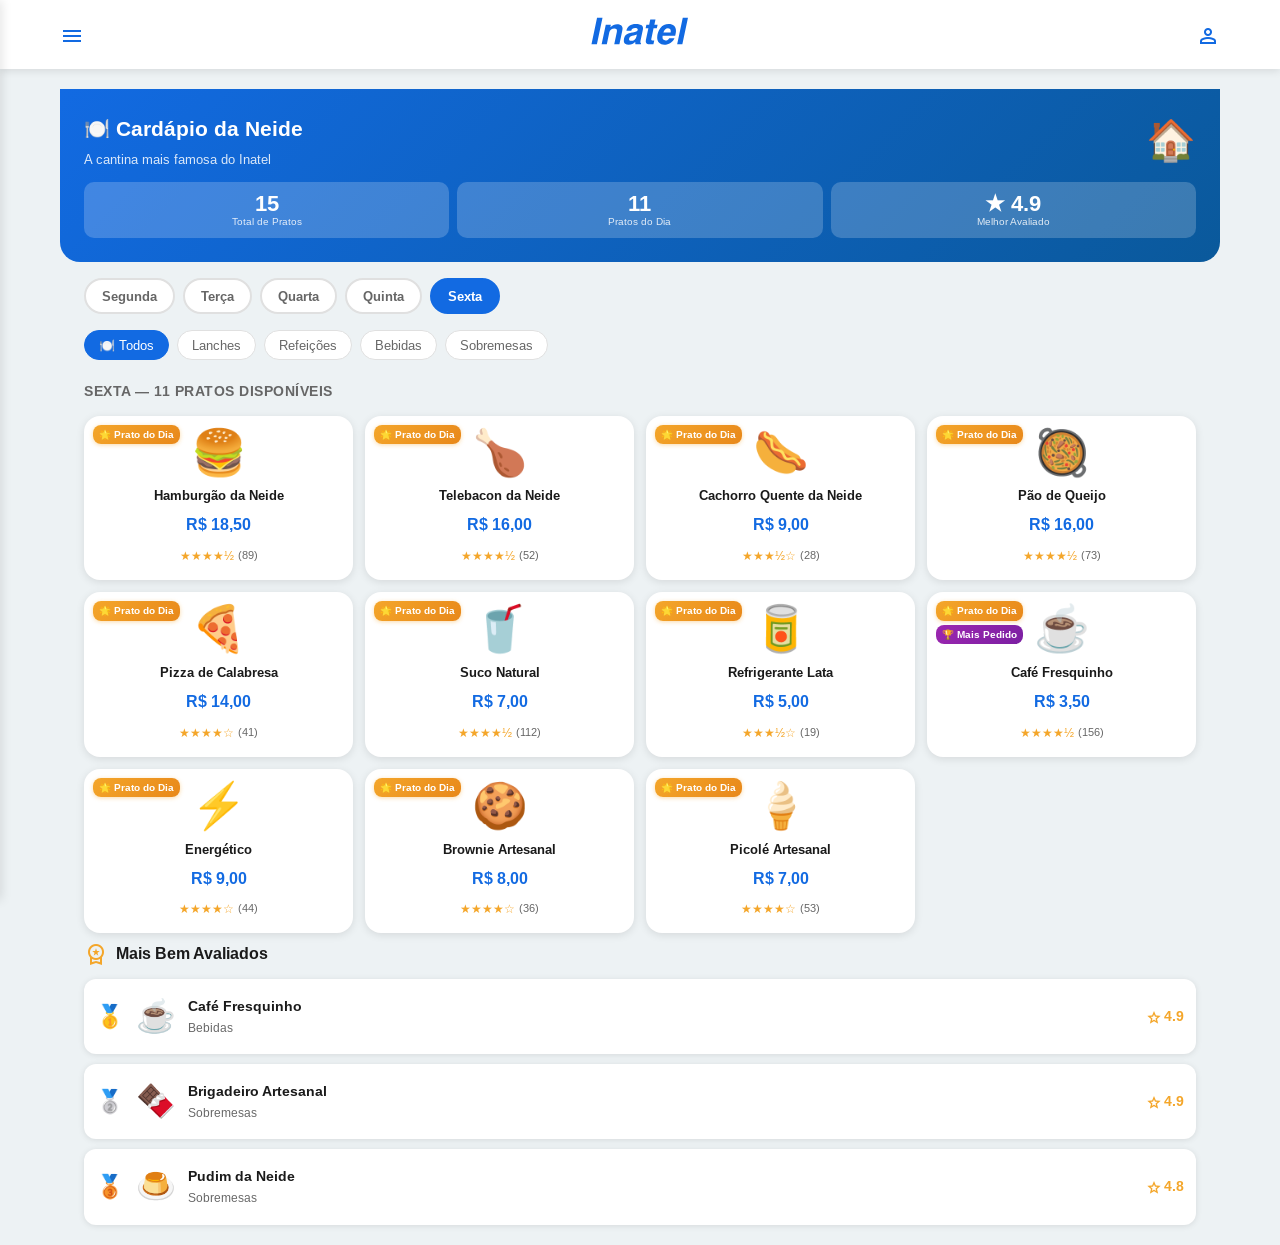
<file: pages/neide.html>
<!DOCTYPE html>
<html lang="pt-BR" data-theme="inatel">
<head>
    <meta charset="UTF-8">
    <meta name="viewport" content="width=device-width, initial-scale=1.0">
    <title>Cardápio da Neide - Portal Acadêmico</title>
    <link rel="stylesheet" href="../assets/css/global.css">
    <link rel="stylesheet" href="../assets/css/neide.css">
    <link href="https://fonts.googleapis.com/css2?family=Arimo:wght@400;500;600;700&display=swap" rel="stylesheet">
    <link href="https://fonts.googleapis.com/css2?family=Material+Symbols+Outlined" rel="stylesheet">
</head>
<body>
    <header>
        <div class="header-container">
            <div class="menu-icon" id="menuToggle"><span class="material-symbols-outlined icon-medium">menu</span></div>
            <div class="logo">
                <svg xmlns="http://www.w3.org/2000/svg" viewBox="100 150 390 116"><path class="path-logo" d="M127.455,156.988h21.287l-21.859,102.835H105.69L127.455,156.988L127.455,156.988z M225.618,208.048	l-10.941,51.775H194.51l9.726-45.911c0.286-1.168,0.477-2.312,0.62-3.456c0.143-1.144,0.214-2.145,0.214-3.027	c0-2.86-0.834-4.982-2.527-6.412c-1.668-1.407-4.147-2.122-7.461-2.122c-5.078,0-9.392,1.406-12.968,4.219 c-3.552,2.836-5.888,6.698-6.96,11.633l-9.559,45.076h-20.31l16.186-75.946h19.905l-2.002,9.559 c3.957-3.886,8.105-6.794,12.491-8.701c4.362-1.907,9.011-2.86,13.945-2.86c6.508,0,11.656,1.501,15.447,4.529 c3.79,3.027,5.697,7.151,5.697,12.372c0,1.239-0.096,2.55-0.286,3.933S226.143,205.855,225.618,208.048L225.618,208.048z	 M282.709,222.636c-3.29,1.455-7.318,2.646-12.038,3.6c-4.744,0.954-7.557,1.55-8.438,1.788c-3.218,0.978-5.674,2.526-7.414,4.648	c-1.716,2.122-2.574,4.672-2.574,7.652c0,2.074,0.739,3.719,2.24,4.887c1.478,1.168,3.552,1.74,6.222,1.74	c5.078,0,9.487-1.574,13.206-4.721s6.15-7.342,7.271-12.61L282.709,222.636L282.709,222.636z M306.333,202.613l-9.154,43.145	c-0.238,1.313-0.405,2.432-0.524,3.361s-0.167,1.717-0.167,2.385c0,1.168,0.167,2.098,0.548,2.789 c0.381,0.715,1.049,1.406,2.026,2.098l-0.763,3.432h-21.025c-0.048-0.285-0.143-0.643-0.286-1.119	c-0.381-1.813-0.572-3.076-0.572-3.768c0-0.428,0.048-1,0.119-1.715c0.072-0.74,0.167-1.574,0.31-2.551	c-3.218,3.861-7.032,6.793-11.49,8.818c-4.458,2.027-9.344,3.053-14.708,3.053c-5.721,0-10.274-1.455-13.659-4.338	c-3.361-2.885-5.054-6.771-5.054-11.658c0-9.51,2.574-16.876,7.724-22.097c5.125-5.197,13.206-8.629,24.171-10.25	c1.788-0.287,4.195-0.645,7.271-1.049c10.131-1.168,15.185-4.53,15.185-10.108c0-2.098-0.834-3.623-2.527-4.577	c-1.669-0.954-4.338-1.43-8.033-1.43c-4.195,0-7.581,0.93-10.131,2.813c-2.574,1.883-4.052,4.529-4.481,7.914h-19.166	c1.359-8.2,5.292-14.684,11.824-19.451c6.507-4.768,14.731-7.151,24.672-7.151c8.987,0,15.971,1.454,20.954,4.362	s7.484,6.984,7.484,12.205c0,0.834-0.047,1.668-0.143,2.503C306.642,201.063,306.5,201.874,306.333,202.613L306.333,202.613z	 M335.081,163.281h20.31l-4.338,20.595h12.634l-3.004,14.303h-12.776l-8.844,42.026c0,0.238-0.048,0.547-0.144,0.93	c-0.095,0.404-0.144,0.668-0.144,0.811c0,1.119,0.549,1.93,1.67,2.406c1.119,0.502,3.051,0.74,5.792,0.74h4.409l-3.289,15.303	c-1.168,0.049-2.717,0.096-4.672,0.145c-3.528,0.094-5.84,0.143-6.913,0.143c-6.508,0-11.18-0.883-14.017-2.646	c-2.837-1.787-4.267-4.672-4.267-8.678c0-1.119,0.118-2.455,0.357-4.051c0.214-1.574,0.596-3.6,1.12-6.08l8.701-41.048h-10.752	l3.004-14.303h10.895L335.081,163.281L335.081,163.281z M432.339,227.213H383.4c-0.167,1.025-0.311,2.026-0.405,3.004	s-0.144,1.835-0.144,2.574c0,4.1,0.978,7.199,2.956,9.297s4.911,3.146,8.772,3.146c3.266,0,6.031-0.668,8.344-1.979	c2.313-1.334,4.434-3.48,6.389-6.46h20.309c-3.576,7.962-8.914,14.208-16.018,18.761c-7.105,4.553-14.994,6.842-23.695,6.842	c-8.63,0-15.424-2.551-20.43-7.676c-5.006-5.127-7.508-12.016-7.508-20.692c0-6.197,1.096-12.609,3.289-19.236	c2.17-6.627,5.077-12.325,8.725-17.092c4.172-5.435,9.059-9.559,14.588-12.348c5.531-2.789,11.633-4.195,18.283-4.195	c8.939,0,15.924,2.36,20.955,7.104c5.029,4.72,7.531,11.275,7.531,19.666c0,2.193-0.213,4.696-0.666,7.534	C434.246,218.322,433.458,222.232,432.339,227.213L432.339,227.213z M414.46,213.912c0.143-1.119,0.262-2.098,0.334-2.955	c0.07-0.858,0.096-1.55,0.096-2.05c0-3.385-0.979-6.031-2.957-7.914s-4.768-2.813-8.344-2.813c-4.146,0-7.676,1.335-10.607,4.005	s-5.172,6.579-6.697,11.728H414.46L414.46,213.912z M461.826,156.988h20.311l-21.932,102.835h-20.262L461.826,156.988	L461.826,156.988z"></path></svg>
            </div>
            <div class="perfil-icon" onclick="window.location.href='perfil.html'"><span class="material-symbols-outlined icon-medium">person</span></div>
        </div>
    </header>

    <div class="sidebar-overlay" id="sidebarOverlay"></div>
    <nav class="sidebar" id="sidebar">
        <div class="sidebar-header"><h2>Menu</h2><span class="material-symbols-outlined close-sidebar" id="closeSidebar">close</span></div>
        <ul class="sidebar-menu">
            <li><a href="../index.html"><span class="material-symbols-outlined">home</span>Dashboard</a></li>
            <li><a href="materias.html"><span class="material-symbols-outlined">menu_book</span>Minhas Matérias</a></li>
            <li><a href="horarios.html"><span class="material-symbols-outlined">schedule</span>Horários</a></li>
            <li><a href="frequencia.html"><span class="material-symbols-outlined">fact_check</span>Frequência</a></li>
            <li><a href="notas.html"><span class="material-symbols-outlined">grade</span>Notas</a></li>
            <li><a href="calendario.html"><span class="material-symbols-outlined">calendar_month</span>Calendário</a></li>
            <li><a href="graficos.html"><span class="material-symbols-outlined">bar_chart</span>Gráficos</a></li>
            <li><a href="vagas.html"><span class="material-symbols-outlined">work</span>Vagas</a></li>
            <li><a href="neide.html" class="active"><span class="material-symbols-outlined">restaurant</span>Cardápio da Neide</a></li>
            <li><a href="perfil.html"><span class="material-symbols-outlined">person</span>Perfil</a></li>
        </ul>
        <div class="sidebar-footer">
            <div class="theme-selector"><h3>Temas</h3>
                <div class="theme-buttons">
                    <button class="theme-btn" data-theme="inatel">Tema Inatel</button>
                    <button class="theme-btn" data-theme="limao">Tema Limão</button>
                    <button class="theme-btn" data-theme="dark">Tema Dark</button>
                </div>
            </div>
        </div>
    </nav>

    <main>
        <!-- Header da Neide -->
        <div class="neide-header fade-in">
            <div class="neide-header-top">
                <div>
                    <h1 class="neide-titulo">🍽️ Cardápio da Neide</h1>
                    <p class="neide-subtitulo">A cantina mais famosa do Inatel</p>
                </div>
                <div class="neide-header-icon">🏠</div>
            </div>
            <div class="neide-stats">
                <div class="neide-stat">
                    <div class="neide-stat-valor" id="statTotalPratos">—</div>
                    <div class="neide-stat-label">Total de Pratos</div>
                </div>
                <div class="neide-stat">
                    <div class="neide-stat-valor" id="statPratosHoje">—</div>
                    <div class="neide-stat-label">Pratos do Dia</div>
                </div>
                <div class="neide-stat">
                    <div class="neide-stat-valor" id="statMelhorAvaliado">—</div>
                    <div class="neide-stat-label">Melhor Avaliado</div>
                </div>
            </div>
        </div>

        <!-- Tabs de dia da semana -->
        <div class="dias-container">
            <div class="dias-scroll" id="diasScroll">
                <!-- Renderizado pelo JS -->
            </div>
        </div>

        <!-- Chips de categoria -->
        <div class="categorias-container">
            <div class="categorias-scroll" id="categoriasScroll">
                <!-- Renderizado pelo JS -->
            </div>
        </div>

        <!-- Grade de pratos -->
        <div class="pratos-section">
            <div class="pratos-section-titulo" id="pratosSecaoTitulo">Carregando...</div>
            <div class="pratos-grid" id="pratosGrid">
                <!-- Renderizado pelo JS -->
            </div>
        </div>

        <!-- Top 3 mais bem avaliados -->
        <div class="top3-section fade-in">
            <div class="top3-titulo">
                <span class="material-symbols-outlined" style="color:#f4a62a">workspace_premium</span>
                Mais Bem Avaliados
            </div>
            <div class="top3-lista" id="top3Lista">
                <!-- Renderizado pelo JS -->
            </div>
        </div>
    </main>

    <!-- Modal de detalhes do prato -->
    <div class="modal-neide-overlay" id="modalNeideOverlay">
        <div class="modal-neide">
            <div class="modal-header-neide">
                <span style="font-size:0.85rem;font-weight:600;color:var(--cor-texto-secundario)">Detalhes do Prato</span>
                <button class="modal-fechar" id="modalFechar" aria-label="Fechar">
                    <span class="material-symbols-outlined">close</span>
                </button>
            </div>
            <div class="modal-corpo">
                <div class="modal-emoji-grande" id="modalEmoji">🍔</div>
                <div class="modal-nome-prato" id="modalNome">—</div>
                <div class="modal-badges-row" id="modalBadges"></div>
                <div class="modal-preco" id="modalPreco">—</div>

                <div class="modal-secao">
                    <div class="modal-secao-titulo">
                        <span class="material-symbols-outlined">description</span>
                        Descrição
                    </div>
                    <div class="modal-descricao" id="modalDescricao">—</div>
                </div>

                <div class="modal-divider"></div>

                <div class="modal-secao">
                    <div class="modal-secao-titulo">
                        <span class="material-symbols-outlined">lunch_dining</span>
                        Ingredientes
                    </div>
                    <div class="modal-tags-lista" id="modalIngredientes"></div>
                </div>

                <div class="modal-secao" id="modalAlergicosSection">
                    <div class="modal-secao-titulo">
                        <span class="material-symbols-outlined">warning</span>
                        Alérgicos
                    </div>
                    <div class="modal-tags-lista" id="modalAlergicos"></div>
                </div>

                <div class="modal-divider"></div>

                <!-- Avaliação atual -->
                <div class="avaliacao-atual">
                    <div class="avaliacao-media-numero" id="modalMediaNumero">—</div>
                    <div class="avaliacao-estrelas-visuais" id="modalEstrelasVisuais"></div>
                    <div class="avaliacao-total-texto" id="modalTotalAvaliacoes"></div>
                </div>

                <!-- Avaliar -->
                <div class="avaliar-section" id="avaliarSection">
                    <!-- Renderizado pelo JS -->
                </div>
            </div>
        </div>
    </div>

    <!-- Bottom Navigation -->
    <nav class="bottom-nav">
        <a href="../index.html" class="nav-item" data-page="home">
            <span class="material-symbols-outlined">home</span>
            <span>Início</span>
        </a>
        <a href="horarios.html" class="nav-item" data-page="horarios">
            <span class="material-symbols-outlined">schedule</span>
            <span>Horários</span>
        </a>
        <a href="neide.html" class="nav-item nav-item-destaque active" data-page="neide">
            <span class="material-symbols-outlined">restaurant</span>
            <span>Neide</span>
        </a>
        <a href="notas.html" class="nav-item" data-page="notas">
            <span class="material-symbols-outlined">grade</span>
            <span>Notas</span>
        </a>
        <button class="nav-item" id="abrirMenuCompleto">
            <span class="material-symbols-outlined">grid_view</span>
            <span>Mais</span>
        </button>
    </nav>

    <script src="../assets/js/global.js"></script>
    <script src="../assets/js/neide.js"></script>
</body>
</html>
</file>
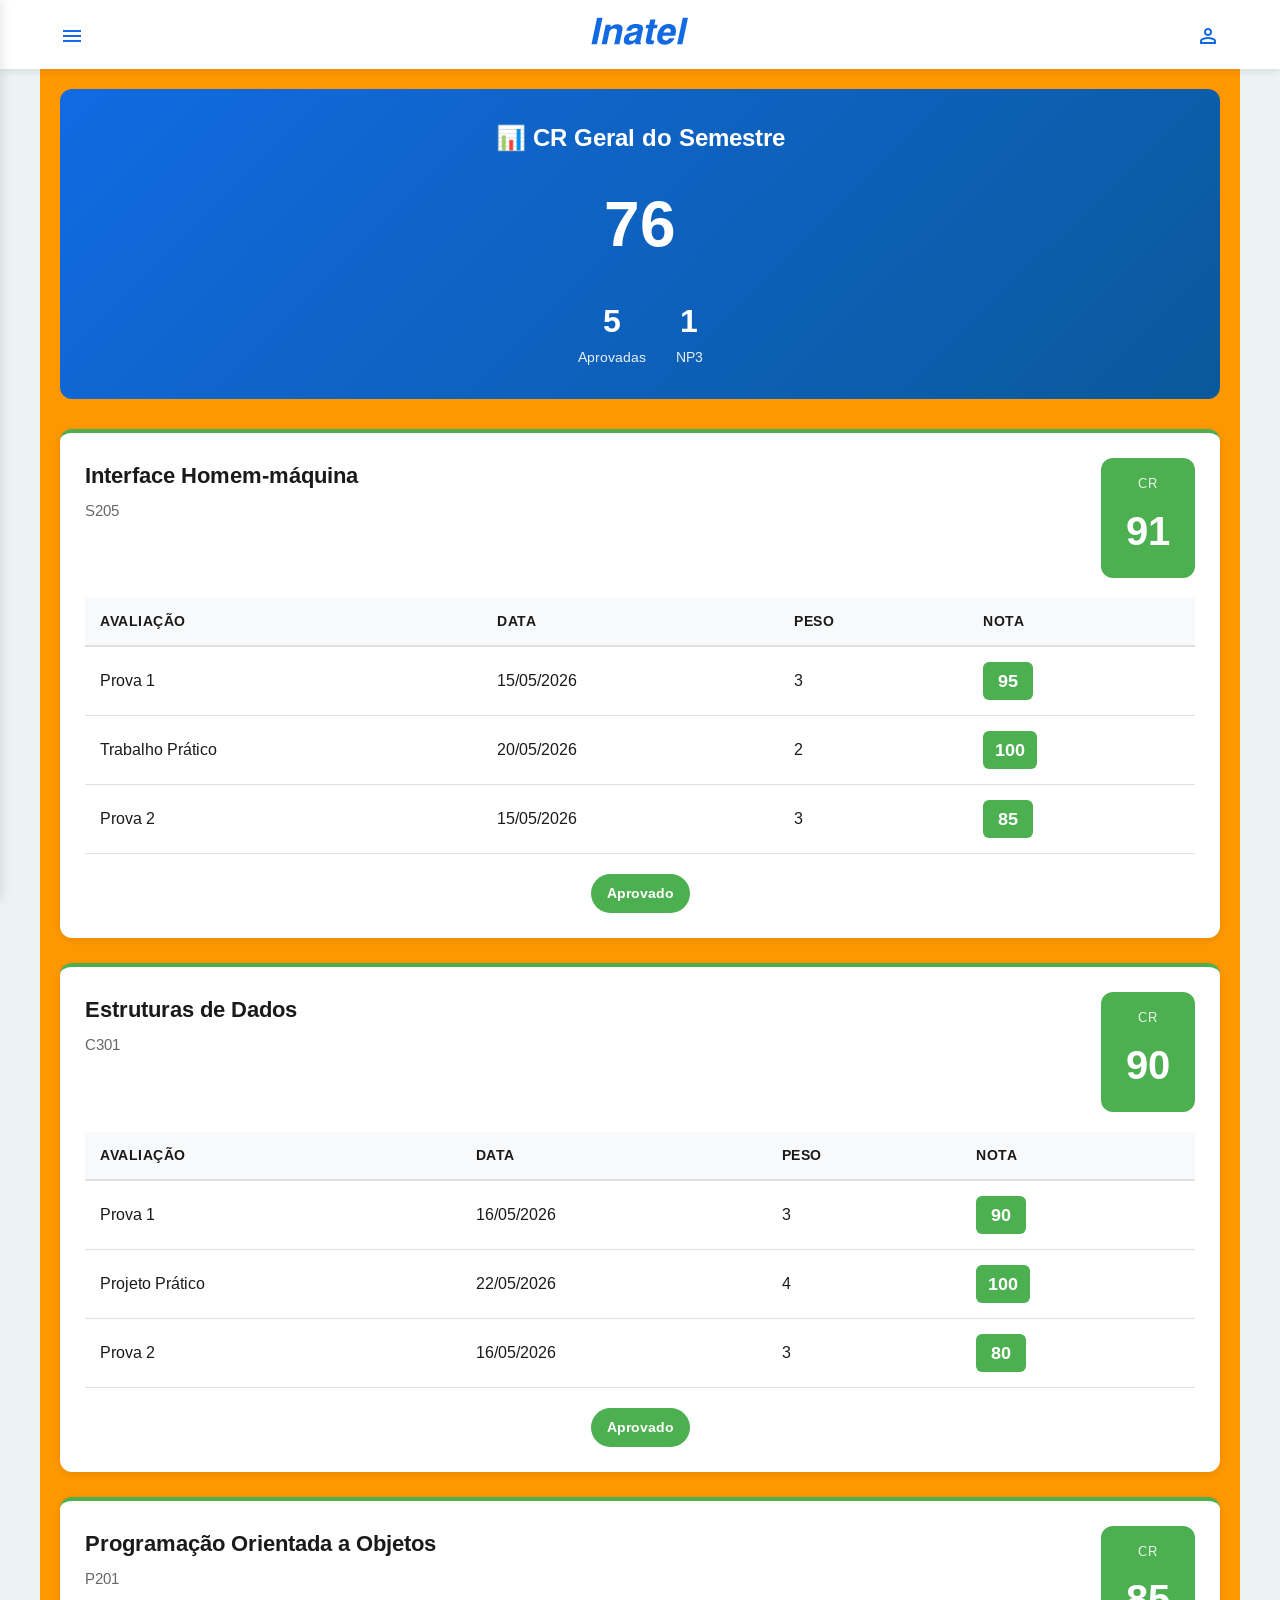
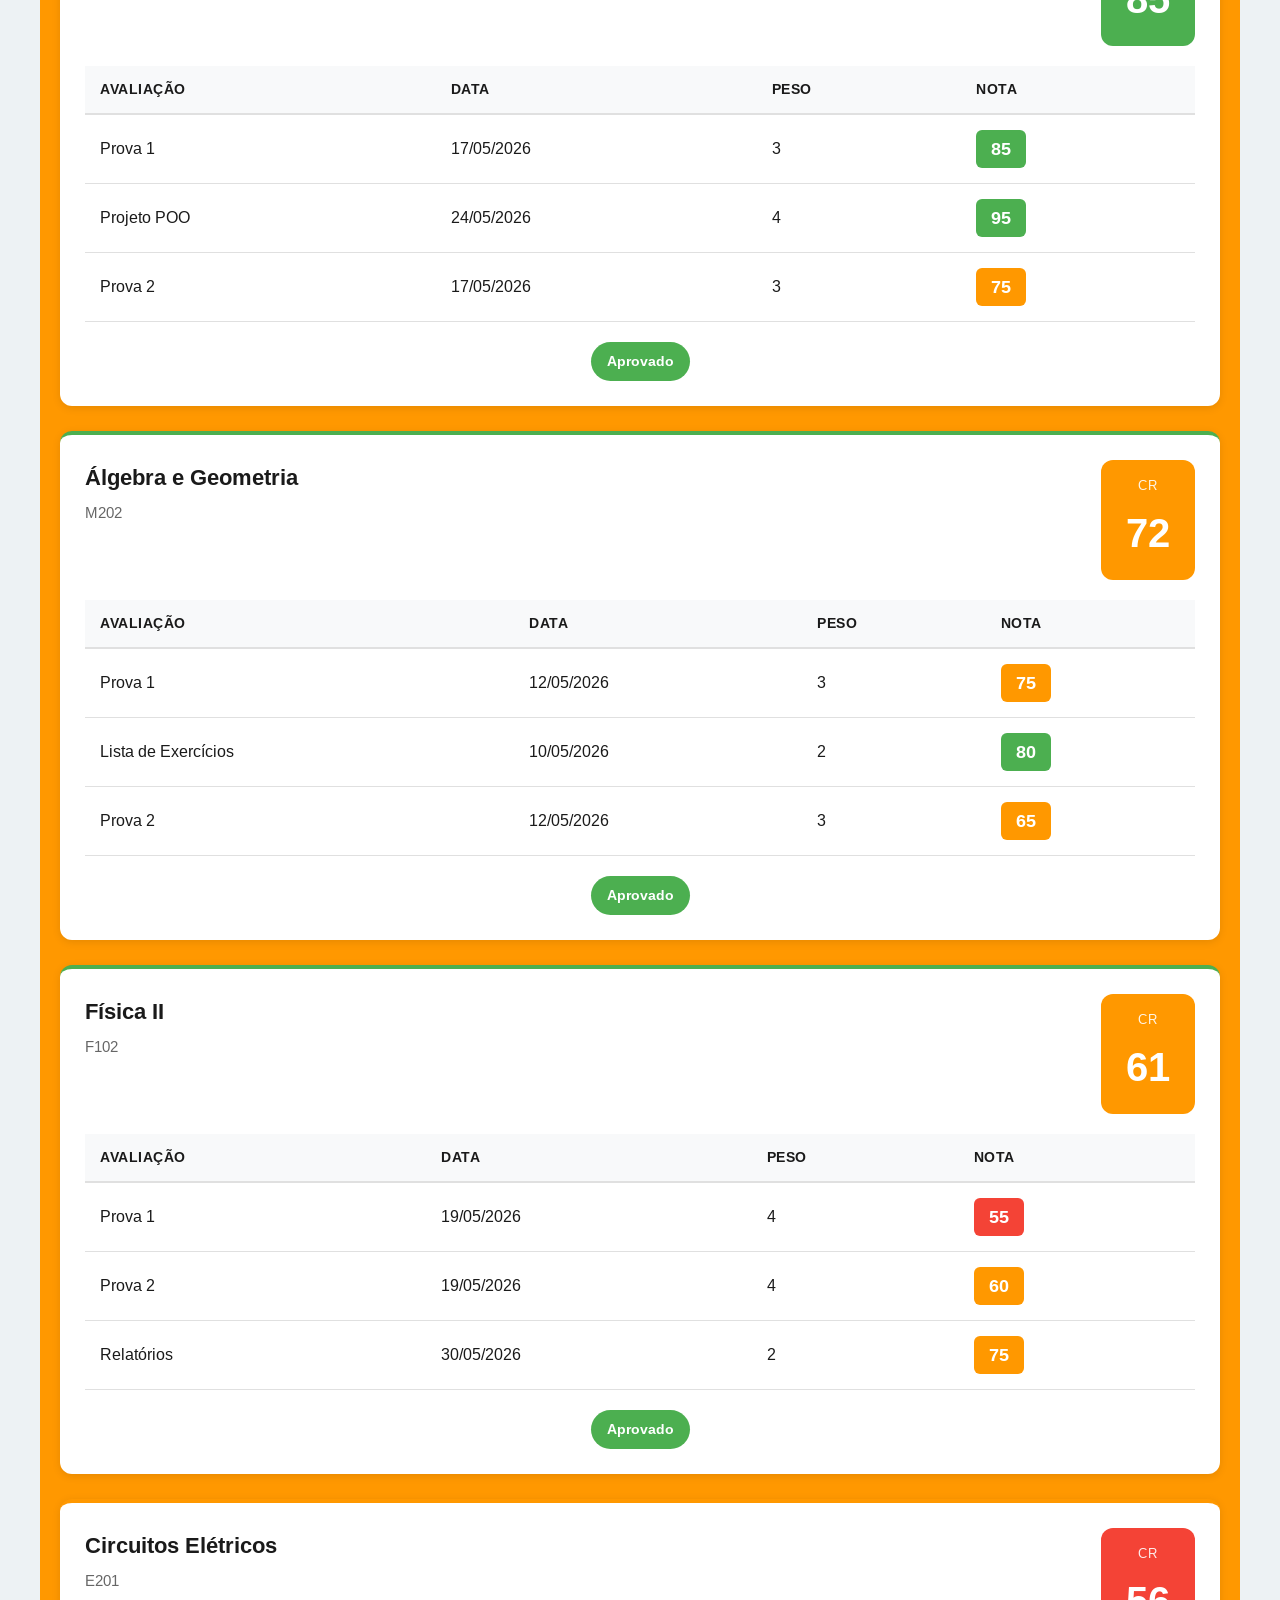
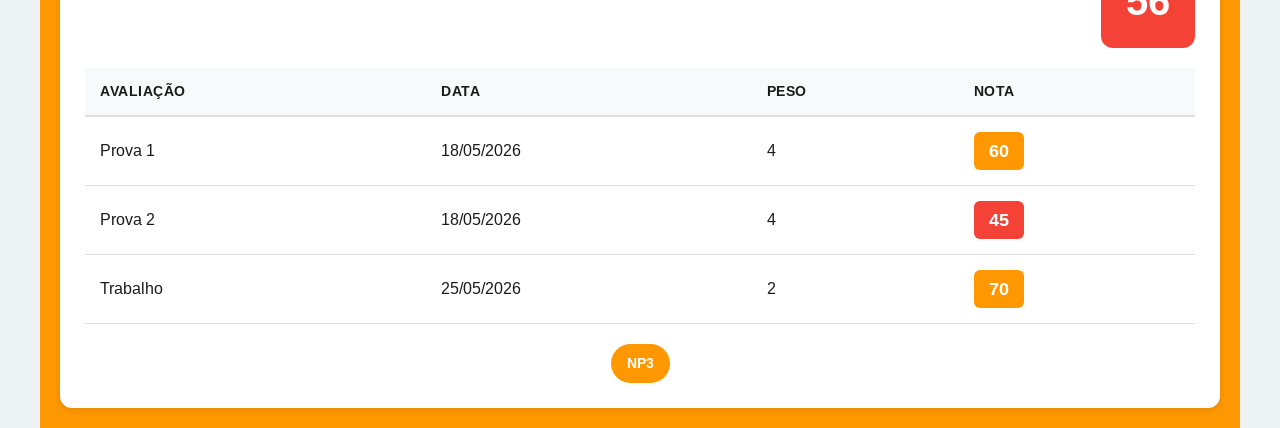
<file: pages/notas.html>
<!DOCTYPE html>
<html lang="pt-BR" data-theme="inatel">
<head>
    <meta charset="UTF-8">
    <meta name="viewport" content="width=device-width, initial-scale=1.0">
    <title>Notas - Portal Acadêmico</title>
    <link rel="stylesheet" href="../assets/css/global.css">
    <link rel="stylesheet" href="../assets/css/notas.css">
    <link href="https://fonts.googleapis.com/css2?family=Arimo:wght@400;500;600;700&display=swap" rel="stylesheet">
    <link href="https://fonts.googleapis.com/css2?family=Material+Symbols+Outlined" rel="stylesheet">
</head>
<body>
    <header>
        <div class="header-container">
            <div class="menu-icon" id="menuToggle"><span class="material-symbols-outlined icon-medium">menu</span></div>
            <div class="logo">
                <svg xmlns="http://www.w3.org/2000/svg" viewBox="100 150 390 116"><path class="path-logo" d="M127.455,156.988h21.287l-21.859,102.835H105.69L127.455,156.988L127.455,156.988z M225.618,208.048	l-10.941,51.775H194.51l9.726-45.911c0.286-1.168,0.477-2.312,0.62-3.456c0.143-1.144,0.214-2.145,0.214-3.027	c0-2.86-0.834-4.982-2.527-6.412c-1.668-1.407-4.147-2.122-7.461-2.122c-5.078,0-9.392,1.406-12.968,4.219 c-3.552,2.836-5.888,6.698-6.96,11.633l-9.559,45.076h-20.31l16.186-75.946h19.905l-2.002,9.559 c3.957-3.886,8.105-6.794,12.491-8.701c4.362-1.907,9.011-2.86,13.945-2.86c6.508,0,11.656,1.501,15.447,4.529 c3.79,3.027,5.697,7.151,5.697,12.372c0,1.239-0.096,2.55-0.286,3.933S226.143,205.855,225.618,208.048L225.618,208.048z	 M282.709,222.636c-3.29,1.455-7.318,2.646-12.038,3.6c-4.744,0.954-7.557,1.55-8.438,1.788c-3.218,0.978-5.674,2.526-7.414,4.648	c-1.716,2.122-2.574,4.672-2.574,7.652c0,2.074,0.739,3.719,2.24,4.887c1.478,1.168,3.552,1.74,6.222,1.74	c5.078,0,9.487-1.574,13.206-4.721s6.15-7.342,7.271-12.61L282.709,222.636L282.709,222.636z M306.333,202.613l-9.154,43.145	c-0.238,1.313-0.405,2.432-0.524,3.361s-0.167,1.717-0.167,2.385c0,1.168,0.167,2.098,0.548,2.789 c0.381,0.715,1.049,1.406,2.026,2.098l-0.763,3.432h-21.025c-0.048-0.285-0.143-0.643-0.286-1.119	c-0.381-1.813-0.572-3.076-0.572-3.768c0-0.428,0.048-1,0.119-1.715c0.072-0.74,0.167-1.574,0.31-2.551	c-3.218,3.861-7.032,6.793-11.49,8.818c-4.458,2.027-9.344,3.053-14.708,3.053c-5.721,0-10.274-1.455-13.659-4.338	c-3.361-2.885-5.054-6.771-5.054-11.658c0-9.51,2.574-16.876,7.724-22.097c5.125-5.197,13.206-8.629,24.171-10.25	c1.788-0.287,4.195-0.645,7.271-1.049c10.131-1.168,15.185-4.53,15.185-10.108c0-2.098-0.834-3.623-2.527-4.577	c-1.669-0.954-4.338-1.43-8.033-1.43c-4.195,0-7.581,0.93-10.131,2.813c-2.574,1.883-4.052,4.529-4.481,7.914h-19.166	c1.359-8.2,5.292-14.684,11.824-19.451c6.507-4.768,14.731-7.151,24.672-7.151c8.987,0,15.971,1.454,20.954,4.362	s7.484,6.984,7.484,12.205c0,0.834-0.047,1.668-0.143,2.503C306.642,201.063,306.5,201.874,306.333,202.613L306.333,202.613z	 M335.081,163.281h20.31l-4.338,20.595h12.634l-3.004,14.303h-12.776l-8.844,42.026c0,0.238-0.048,0.547-0.144,0.93	c-0.095,0.404-0.144,0.668-0.144,0.811c0,1.119,0.549,1.93,1.67,2.406c1.119,0.502,3.051,0.74,5.792,0.74h4.409l-3.289,15.303	c-1.168,0.049-2.717,0.096-4.672,0.145c-3.528,0.094-5.84,0.143-6.913,0.143c-6.508,0-11.18-0.883-14.017-2.646	c-2.837-1.787-4.267-4.672-4.267-8.678c0-1.119,0.118-2.455,0.357-4.051c0.214-1.574,0.596-3.6,1.12-6.08l8.701-41.048h-10.752	l3.004-14.303h10.895L335.081,163.281L335.081,163.281z M432.339,227.213H383.4c-0.167,1.025-0.311,2.026-0.405,3.004	s-0.144,1.835-0.144,2.574c0,4.1,0.978,7.199,2.956,9.297s4.911,3.146,8.772,3.146c3.266,0,6.031-0.668,8.344-1.979	c2.313-1.334,4.434-3.48,6.389-6.46h20.309c-3.576,7.962-8.914,14.208-16.018,18.761c-7.105,4.553-14.994,6.842-23.695,6.842	c-8.63,0-15.424-2.551-20.43-7.676c-5.006-5.127-7.508-12.016-7.508-20.692c0-6.197,1.096-12.609,3.289-19.236	c2.17-6.627,5.077-12.325,8.725-17.092c4.172-5.435,9.059-9.559,14.588-12.348c5.531-2.789,11.633-4.195,18.283-4.195	c8.939,0,15.924,2.36,20.955,7.104c5.029,4.72,7.531,11.275,7.531,19.666c0,2.193-0.213,4.696-0.666,7.534	C434.246,218.322,433.458,222.232,432.339,227.213L432.339,227.213z M414.46,213.912c0.143-1.119,0.262-2.098,0.334-2.955	c0.07-0.858,0.096-1.55,0.096-2.05c0-3.385-0.979-6.031-2.957-7.914s-4.768-2.813-8.344-2.813c-4.146,0-7.676,1.335-10.607,4.005	s-5.172,6.579-6.697,11.728H414.46L414.46,213.912z M461.826,156.988h20.311l-21.932,102.835h-20.262L461.826,156.988	L461.826,156.988z"></path></svg>
            </div>
            <div class="perfil-icon" onclick="window.location.href='perfil.html'"><span class="material-symbols-outlined icon-medium">person</span></div>
        </div>
    </header>

    <div class="sidebar-overlay" id="sidebarOverlay"></div>
    <nav class="sidebar" id="sidebar">
        <div class="sidebar-header"><h2>Menu</h2><span class="material-symbols-outlined close-sidebar" id="closeSidebar">close</span></div>
        <ul class="sidebar-menu">
            <li><a href="../index.html"><span class="material-symbols-outlined">home</span>Dashboard</a></li>
            <li><a href="materias.html"><span class="material-symbols-outlined">menu_book</span>Minhas Matérias</a></li>
            <li><a href="horarios.html"><span class="material-symbols-outlined">schedule</span>Horários</a></li>
            <li><a href="frequencia.html"><span class="material-symbols-outlined">fact_check</span>Frequência</a></li>
            <li><a href="notas.html" class="active"><span class="material-symbols-outlined">grade</span>Notas</a></li>
            <li><a href="calendario.html"><span class="material-symbols-outlined">calendar_month</span>Calendário</a></li>
            <li><a href="graficos.html"><span class="material-symbols-outlined">bar_chart</span>Gráficos</a></li>
            <li><a href="vagas.html"><span class="material-symbols-outlined">work</span>Vagas</a></li>
            <li><a href="neide.html"><span class="material-symbols-outlined">restaurant</span>Cardápio da Neide</a></li>
            <li><a href="perfil.html"><span class="material-symbols-outlined">person</span>Perfil</a></li>
        </ul>
        <div class="sidebar-footer">
            <div class="theme-selector"><h3>Temas</h3>
                <div class="theme-buttons">
                    <button class="theme-btn" data-theme="inatel">Tema Inatel</button>
                    <button class="theme-btn" data-theme="limao">Tema Limão</button>
                    <button class="theme-btn" data-theme="dark">Tema Dark</button>
                </div>
            </div>
        </div>
    </nav>

    <main>
        <div class="media-geral-destaque fade-in">
            <h2>📊 CR Geral do Semestre</h2>
            <div class="media-geral-valor" id="mediaGeralValor">-</div>
            <div style="margin-top: 20px; display: flex; justify-content: center; gap: 30px;">
                <div>
                    <div style="font-size: 2rem; font-weight: 700;" id="totalAprovadas">-</div>
                    <div style="font-size: 0.9rem; opacity: 0.9;">Aprovadas</div>
                </div>
                <div>
                    <div style="font-size: 2rem; font-weight: 700;" id="totalRecuperacao">-</div>
                    <div style="font-size: 0.9rem; opacity: 0.9;">NP3</div>
                </div>
            </div>
        </div>

        <div class="notas-lista" id="notasContainer">
            <!-- Notas serão carregadas aqui -->
        </div>
    </main>

    <!-- Bottom Navigation -->
    <nav class="bottom-nav">
        <a href="../index.html" class="nav-item" data-page="home">
            <span class="material-symbols-outlined">home</span>
            <span>Início</span>
        </a>
        <a href="horarios.html" class="nav-item" data-page="horarios">
            <span class="material-symbols-outlined">schedule</span>
            <span>Horários</span>
        </a>
        <a href="neide.html" class="nav-item nav-item-destaque" data-page="neide">
            <span class="material-symbols-outlined">restaurant</span>
            <span>Neide</span>
        </a>
        <a href="notas.html" class="nav-item active" data-page="notas">
            <span class="material-symbols-outlined">grade</span>
            <span>Notas</span>
        </a>
        <button class="nav-item" id="abrirMenuCompleto">
            <span class="material-symbols-outlined">grid_view</span>
            <span>Mais</span>
        </button>
    </nav>

    <script src="../assets/js/global.js"></script>
    <script src="../assets/js/notas.js"></script>
</body>
</html>
</file>
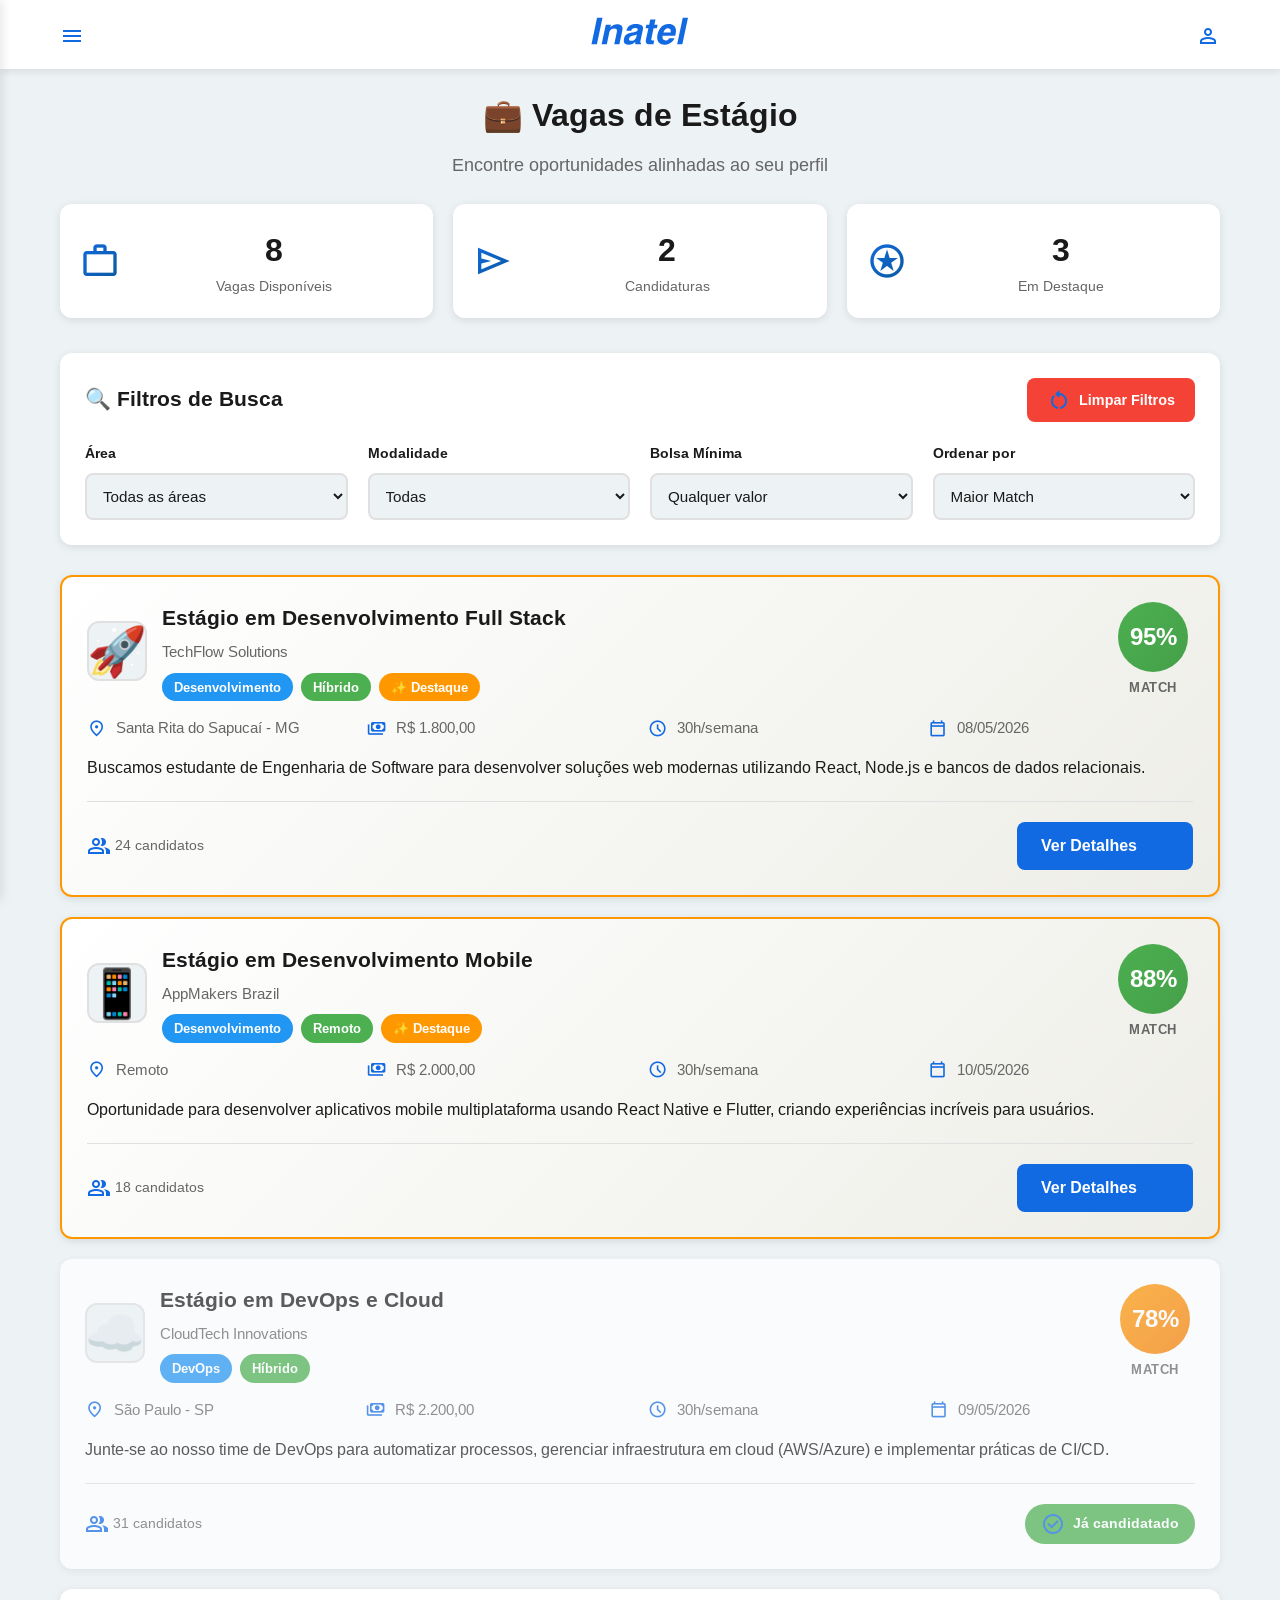
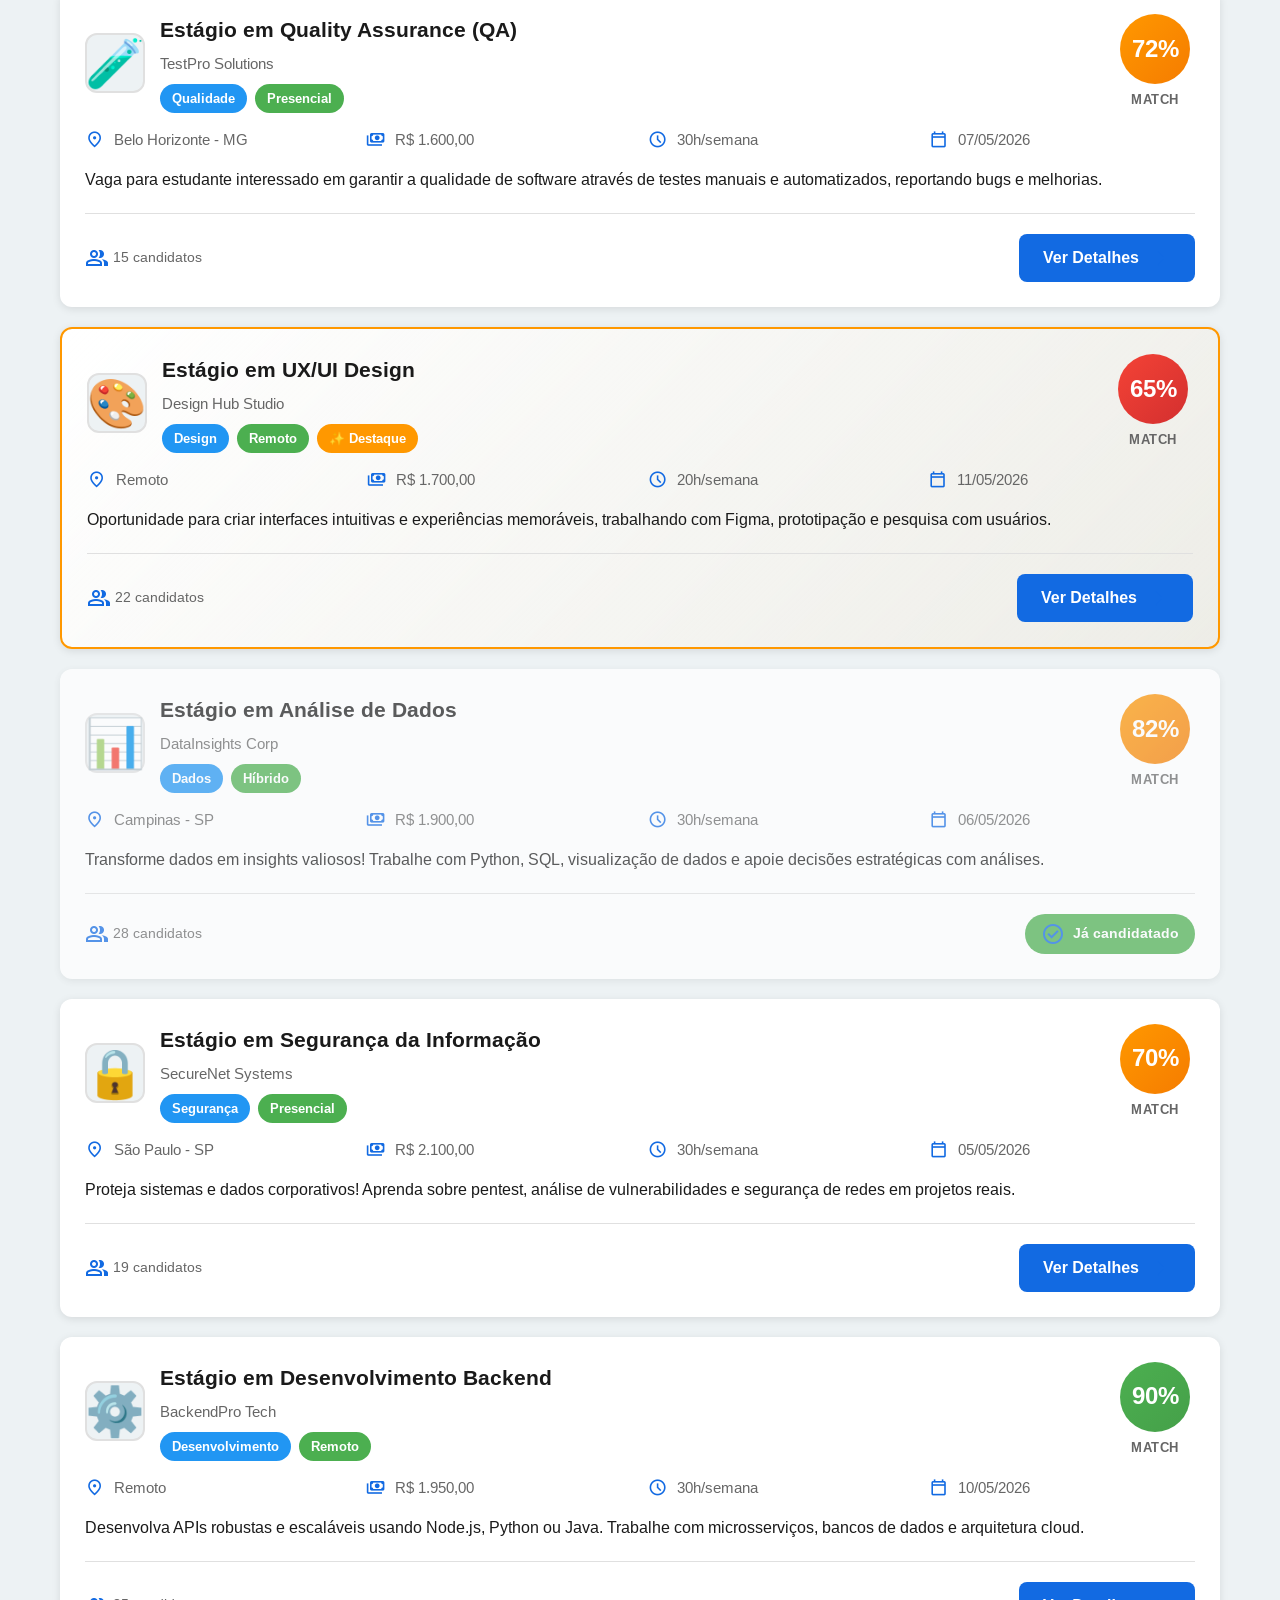
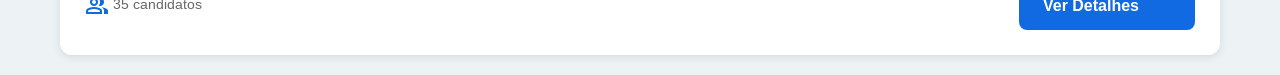
<file: pages/vagas.html>
<!DOCTYPE html>
<html lang="pt-BR" data-theme="inatel">
<head>
    <meta charset="UTF-8">
    <meta name="viewport" content="width=device-width, initial-scale=1.0">
    <title>Vagas de Estágio - Portal Acadêmico</title>
    <link rel="stylesheet" href="../assets/css/global.css">
    <link rel="stylesheet" href="../assets/css/vagas.css">
    <link href="https://fonts.googleapis.com/css2?family=Arimo:wght@400;500;600;700&display=swap" rel="stylesheet">
    <link href="https://fonts.googleapis.com/css2?family=Material+Symbols+Outlined" rel="stylesheet">
</head>
<body>
    <header>
        <div class="header-container">
            <div class="menu-icon" id="menuToggle"><span class="material-symbols-outlined icon-medium">menu</span></div>
            <div class="logo">
                <svg xmlns="http://www.w3.org/2000/svg" viewBox="100 150 390 116"><path class="path-logo" d="M127.455,156.988h21.287l-21.859,102.835H105.69L127.455,156.988L127.455,156.988z M225.618,208.048	l-10.941,51.775H194.51l9.726-45.911c0.286-1.168,0.477-2.312,0.62-3.456c0.143-1.144,0.214-2.145,0.214-3.027	c0-2.86-0.834-4.982-2.527-6.412c-1.668-1.407-4.147-2.122-7.461-2.122c-5.078,0-9.392,1.406-12.968,4.219 c-3.552,2.836-5.888,6.698-6.96,11.633l-9.559,45.076h-20.31l16.186-75.946h19.905l-2.002,9.559 c3.957-3.886,8.105-6.794,12.491-8.701c4.362-1.907,9.011-2.86,13.945-2.86c6.508,0,11.656,1.501,15.447,4.529 c3.79,3.027,5.697,7.151,5.697,12.372c0,1.239-0.096,2.55-0.286,3.933S226.143,205.855,225.618,208.048L225.618,208.048z	 M282.709,222.636c-3.29,1.455-7.318,2.646-12.038,3.6c-4.744,0.954-7.557,1.55-8.438,1.788c-3.218,0.978-5.674,2.526-7.414,4.648	c-1.716,2.122-2.574,4.672-2.574,7.652c0,2.074,0.739,3.719,2.24,4.887c1.478,1.168,3.552,1.74,6.222,1.74	c5.078,0,9.487-1.574,13.206-4.721s6.15-7.342,7.271-12.61L282.709,222.636L282.709,222.636z M306.333,202.613l-9.154,43.145	c-0.238,1.313-0.405,2.432-0.524,3.361s-0.167,1.717-0.167,2.385c0,1.168,0.167,2.098,0.548,2.789 c0.381,0.715,1.049,1.406,2.026,2.098l-0.763,3.432h-21.025c-0.048-0.285-0.143-0.643-0.286-1.119	c-0.381-1.813-0.572-3.076-0.572-3.768c0-0.428,0.048-1,0.119-1.715c0.072-0.74,0.167-1.574,0.31-2.551	c-3.218,3.861-7.032,6.793-11.49,8.818c-4.458,2.027-9.344,3.053-14.708,3.053c-5.721,0-10.274-1.455-13.659-4.338	c-3.361-2.885-5.054-6.771-5.054-11.658c0-9.51,2.574-16.876,7.724-22.097c5.125-5.197,13.206-8.629,24.171-10.25	c1.788-0.287,4.195-0.645,7.271-1.049c10.131-1.168,15.185-4.53,15.185-10.108c0-2.098-0.834-3.623-2.527-4.577	c-1.669-0.954-4.338-1.43-8.033-1.43c-4.195,0-7.581,0.93-10.131,2.813c-2.574,1.883-4.052,4.529-4.481,7.914h-19.166	c1.359-8.2,5.292-14.684,11.824-19.451c6.507-4.768,14.731-7.151,24.672-7.151c8.987,0,15.971,1.454,20.954,4.362	s7.484,6.984,7.484,12.205c0,0.834-0.047,1.668-0.143,2.503C306.642,201.063,306.5,201.874,306.333,202.613L306.333,202.613z	 M335.081,163.281h20.31l-4.338,20.595h12.634l-3.004,14.303h-12.776l-8.844,42.026c0,0.238-0.048,0.547-0.144,0.93	c-0.095,0.404-0.144,0.668-0.144,0.811c0,1.119,0.549,1.93,1.67,2.406c1.119,0.502,3.051,0.74,5.792,0.74h4.409l-3.289,15.303	c-1.168,0.049-2.717,0.096-4.672,0.145c-3.528,0.094-5.84,0.143-6.913,0.143c-6.508,0-11.18-0.883-14.017-2.646	c-2.837-1.787-4.267-4.672-4.267-8.678c0-1.119,0.118-2.455,0.357-4.051c0.214-1.574,0.596-3.6,1.12-6.08l8.701-41.048h-10.752	l3.004-14.303h10.895L335.081,163.281L335.081,163.281z M432.339,227.213H383.4c-0.167,1.025-0.311,2.026-0.405,3.004	s-0.144,1.835-0.144,2.574c0,4.1,0.978,7.199,2.956,9.297s4.911,3.146,8.772,3.146c3.266,0,6.031-0.668,8.344-1.979	c2.313-1.334,4.434-3.48,6.389-6.46h20.309c-3.576,7.962-8.914,14.208-16.018,18.761c-7.105,4.553-14.994,6.842-23.695,6.842	c-8.63,0-15.424-2.551-20.43-7.676c-5.006-5.127-7.508-12.016-7.508-20.692c0-6.197,1.096-12.609,3.289-19.236	c2.17-6.627,5.077-12.325,8.725-17.092c4.172-5.435,9.059-9.559,14.588-12.348c5.531-2.789,11.633-4.195,18.283-4.195	c8.939,0,15.924,2.36,20.955,7.104c5.029,4.72,7.531,11.275,7.531,19.666c0,2.193-0.213,4.696-0.666,7.534	C434.246,218.322,433.458,222.232,432.339,227.213L432.339,227.213z M414.46,213.912c0.143-1.119,0.262-2.098,0.334-2.955	c0.07-0.858,0.096-1.55,0.096-2.05c0-3.385-0.979-6.031-2.957-7.914s-4.768-2.813-8.344-2.813c-4.146,0-7.676,1.335-10.607,4.005	s-5.172,6.579-6.697,11.728H414.46L414.46,213.912z M461.826,156.988h20.311l-21.932,102.835h-20.262L461.826,156.988	L461.826,156.988z"></path></svg>
            </div>
            <div class="perfil-icon" onclick="window.location.href='perfil.html'"><span class="material-symbols-outlined icon-medium">person</span></div>
        </div>
    </header>

    <div class="sidebar-overlay" id="sidebarOverlay"></div>
    <nav class="sidebar" id="sidebar">
        <div class="sidebar-header"><h2>Menu</h2><span class="material-symbols-outlined close-sidebar" id="closeSidebar">close</span></div>
        <ul class="sidebar-menu">
            <li><a href="../index.html"><span class="material-symbols-outlined">home</span>Dashboard</a></li>
            <li><a href="materias.html"><span class="material-symbols-outlined">menu_book</span>Minhas Matérias</a></li>
            <li><a href="horarios.html"><span class="material-symbols-outlined">schedule</span>Horários</a></li>
            <li><a href="frequencia.html"><span class="material-symbols-outlined">fact_check</span>Frequência</a></li>
            <li><a href="notas.html"><span class="material-symbols-outlined">grade</span>Notas</a></li>
            <li><a href="calendario.html"><span class="material-symbols-outlined">calendar_month</span>Calendário</a></li>
            <li><a href="graficos.html"><span class="material-symbols-outlined">bar_chart</span>Gráficos</a></li>
            <li><a href="vagas.html" class="active"><span class="material-symbols-outlined">work</span>Vagas</a></li>
            <li><a href="neide.html"><span class="material-symbols-outlined">restaurant</span>Cardápio da Neide</a></li>
            <li><a href="perfil.html"><span class="material-symbols-outlined">person</span>Perfil</a></li>
        </ul>
        <div class="sidebar-footer">
            <div class="theme-selector"><h3>Temas</h3>
                <div class="theme-buttons">
                    <button class="theme-btn" data-theme="inatel">Tema Inatel</button>
                    <button class="theme-btn" data-theme="limao">Tema Limão</button>
                    <button class="theme-btn" data-theme="dark">Tema Dark</button>
                </div>
            </div>
        </div>
    </nav>

    <main>
        <!-- Header com Estatísticas -->
        <div class="vagas-header fade-in">
            <h1>💼 Vagas de Estágio</h1>
            <p>Encontre oportunidades alinhadas ao seu perfil</p>
            
            <div class="vagas-stats">
                <div class="stat-card">
                    <span class="material-symbols-outlined">work</span>
                    <div class="stat-info">
                        <div class="stat-valor" id="totalVagas">-</div>
                        <div class="stat-label">Vagas Disponíveis</div>
                    </div>
                </div>
                <div class="stat-card">
                    <span class="material-symbols-outlined">send</span>
                    <div class="stat-info">
                        <div class="stat-valor" id="totalCandidaturas">-</div>
                        <div class="stat-label">Candidaturas</div>
                    </div>
                </div>
                <div class="stat-card">
                    <span class="material-symbols-outlined">stars</span>
                    <div class="stat-info">
                        <div class="stat-valor" id="vagasDestaque">-</div>
                        <div class="stat-label">Em Destaque</div>
                    </div>
                </div>
            </div>
        </div>

        <!-- Filtros -->
        <div class="filtros-container fade-in">
            <div class="filtros-header">
                <h2>🔍 Filtros de Busca</h2>
                <button class="btn-limpar-filtros" id="limparFiltros">
                    <span class="material-symbols-outlined">restart_alt</span>
                    Limpar Filtros
                </button>
            </div>
            
            <div class="filtros-grid">
                <div class="filtro-item">
                    <label for="filtroArea">Área</label>
                    <select id="filtroArea">
                        <option value="">Todas as áreas</option>
                        <option value="Desenvolvimento">Desenvolvimento</option>
                        <option value="DevOps">DevOps</option>
                        <option value="Qualidade">Qualidade</option>
                        <option value="Design">Design</option>
                        <option value="Dados">Dados</option>
                        <option value="Segurança">Segurança</option>
                    </select>
                </div>
                
                <div class="filtro-item">
                    <label for="filtroModalidade">Modalidade</label>
                    <select id="filtroModalidade">
                        <option value="">Todas</option>
                        <option value="Remoto">Remoto</option>
                        <option value="Presencial">Presencial</option>
                        <option value="Híbrido">Híbrido</option>
                    </select>
                </div>
                
                <div class="filtro-item">
                    <label for="filtroBolsa">Bolsa Mínima</label>
                    <select id="filtroBolsa">
                        <option value="0">Qualquer valor</option>
                        <option value="1500">R$ 1.500+</option>
                        <option value="1800">R$ 1.800+</option>
                        <option value="2000">R$ 2.000+</option>
                    </select>
                </div>
                
                <div class="filtro-item">
                    <label for="filtroOrdenar">Ordenar por</label>
                    <select id="filtroOrdenar">
                        <option value="match">Maior Match</option>
                        <option value="recente">Mais Recente</option>
                        <option value="bolsa">Maior Bolsa</option>
                    </select>
                </div>
            </div>
        </div>

        <!-- Lista de Vagas -->
        <div class="vagas-lista" id="vagasLista">
            <!-- Vagas serão inseridas aqui pelo JavaScript -->
        </div>
    </main>

    <!-- Modal de Detalhes da Vaga -->
    <div class="modal-overlay" id="modalVaga" style="display: none;">
        <div class="modal-vaga fade-in">
            <div class="modal-header">
                <button class="btn-voltar" id="voltarLista">
                    <span class="material-symbols-outlined">arrow_back</span>
                    Voltar
                </button>
                <button class="btn-fechar-modal" id="fecharModal">
                    <span class="material-symbols-outlined">close</span>
                </button>
            </div>
            
            <div class="modal-content" id="modalContent">
                <!-- Conteúdo será inserido aqui -->
            </div>
        </div>
    </div>

    <!-- Modal de Confirmação de Candidatura -->
    <div class="modal-overlay" id="modalConfirmacao" style="display: none;">
        <div class="modal-confirmacao fade-in">
            <div class="confirmacao-icon">
                <span class="material-symbols-outlined">check_circle</span>
            </div>
            <h2>Candidatura Enviada com Sucesso!</h2>
            <p>Seu perfil foi enviado para a empresa. Boa sorte! 🍀</p>
            <button class="btn-ok" id="btnOk">Entendi</button>
        </div>
    </div>

    <!-- Bottom Navigation -->
    <nav class="bottom-nav">
        <a href="../index.html" class="nav-item" data-page="home">
            <span class="material-symbols-outlined">home</span>
            <span>Início</span>
        </a>
        <a href="horarios.html" class="nav-item" data-page="horarios">
            <span class="material-symbols-outlined">schedule</span>
            <span>Horários</span>
        </a>
        <a href="neide.html" class="nav-item nav-item-destaque" data-page="neide">
            <span class="material-symbols-outlined">restaurant</span>
            <span>Neide</span>
        </a>
        <a href="notas.html" class="nav-item" data-page="notas">
            <span class="material-symbols-outlined">grade</span>
            <span>Notas</span>
        </a>
        <button class="nav-item" id="abrirMenuCompleto">
            <span class="material-symbols-outlined">grid_view</span>
            <span>Mais</span>
        </button>
    </nav>

    <script src="../assets/js/global.js"></script>
    <script src="../assets/js/vagas.js"></script>
</body>
</html>
</file>
<file: assets/css/global.css>
/* ========== VARIÁVEIS DE TEMAS ========== */
:root {
  /* Tema Inatel (Padrão) */
  --cor-primaria: #126ae2;
  --cor-primaria-escura: #0a599b;
  --cor-secundaria: #6a937a;
  --cor-texto: #1a1a1a;
  --cor-texto-secundario: #666666;
  --cor-fundo: #edf2f4;
  --cor-fundo-card: #ffffff;
  --cor-fundo-hover: #f8f9fa;
  --cor-borda: #e0e0e0;
  --cor-sombra: rgba(0, 0, 0, 0.1);
  
  /* Cores de Status */
  --cor-sucesso: #4caf50;
  --cor-alerta: #ff9800;
  --cor-erro: #f44336;
  --cor-info: #2196f3;
  
  /* Cores de Frequência */
  --cor-frequencia-ok: #4caf50;
  --cor-frequencia-alerta: #ff9800;
  --cor-frequencia-critico: #f44336;
  
  /* Cores de Nota */
  --cor-nota-alta: #4caf50;
  --cor-nota-media: #ff9800;
  --cor-nota-baixa: #f44336;
}

/* Tema Limão */
[data-theme="limao"] {
  --cor-primaria: #38184C;
  --cor-primaria-escura: #9b0a59;
  --cor-secundaria: #4f6a93;
  --cor-texto: #1a1a1a;
  --cor-texto-secundario: #555555;
  --cor-fundo: #CEF09D;
  --cor-fundo-card: #ffffff;
  --cor-fundo-hover: #f5f5f5;
  --cor-borda: #d0d0d0;
  --cor-sombra: rgba(0, 0, 0, 0.15);
}

/* Tema Dark */
[data-theme="dark"] {
  --cor-primaria: #CEF09D;
  --cor-primaria-escura: #a8d07a;
  --cor-secundaria: #4f6a93;
  --cor-texto: #e0e0e0;
  --cor-texto-secundario: #b0b0b0;
  --cor-fundo: #1a1a1a;
  --cor-fundo-card: #2d2d2d;
  --cor-fundo-hover: #383838;
  --cor-borda: #404040;
  --cor-sombra: rgba(0, 0, 0, 0.4);
}

/* ========== RESET E BASE ========== */
* {
  margin: 0;
  padding: 0;
  box-sizing: border-box;
}

body {
  font-family: 'Arimo', 'Segoe UI', Tahoma, Geneva, Verdana, sans-serif;
  background-color: var(--cor-fundo);
  color: var(--cor-texto);
  line-height: 1.6;
  transition: background-color 0.3s ease, color 0.3s ease;
}

/* ========== HEADER ========== */
header {
  background-color: var(--cor-fundo-card);
  box-shadow: 0 2px 8px var(--cor-sombra);
  padding: 1rem 0;
  position: sticky;
  top: 0;
  z-index: 1000;
  transition: all 0.3s ease;
}

.header-container {
  max-width: 1200px;
  margin: 0 auto;
  padding: 0 20px;
  display: flex;
  justify-content: space-between;
  align-items: center;
}

.menu-icon {
  cursor: pointer;
  transition: transform 0.3s ease;
}

.menu-icon:hover {
  transform: scale(1.1);
}

.logo svg {
  width: 100px;
  height: auto;
}

.logo .path-logo {
  fill: var(--cor-primaria);
  transition: fill 0.3s ease;
}

.perfil-icon {
  cursor: pointer;
  transition: transform 0.3s ease;
}

.perfil-icon:hover {
  transform: scale(1.1);
}

/* ========== NAVEGAÇÃO LATERAL ========== */
.sidebar {
  position: fixed;
  left: -300px;
  top: 0;
  width: 300px;
  height: 100vh;
  background-color: var(--cor-fundo-card);
  box-shadow: 2px 0 10px var(--cor-sombra);
  transition: left 0.3s ease;
  z-index: 2000;
  overflow-y: auto;
}

.sidebar.active {
  left: 0;
}

.sidebar-header {
  padding: 20px;
  border-bottom: 1px solid var(--cor-borda);
  display: flex;
  justify-content: space-between;
  align-items: center;
}

.sidebar-header h2 {
  color: var(--cor-primaria);
  font-size: 1.5rem;
}

.close-sidebar {
  cursor: pointer;
  font-size: 1.5rem;
  color: var(--cor-texto-secundario);
}

.sidebar-menu {
  list-style: none;
  padding: 20px 0;
}

.sidebar-menu li {
  margin: 0;
}

.sidebar-menu a {
  display: flex;
  align-items: center;
  padding: 15px 20px;
  color: var(--cor-texto);
  text-decoration: none;
  transition: all 0.3s ease;
  border-left: 4px solid transparent;
}

.sidebar-menu a:hover,
.sidebar-menu a.active {
  background-color: var(--cor-fundo-hover);
  border-left-color: var(--cor-primaria);
  color: var(--cor-primaria);
}

.sidebar-menu .material-symbols-outlined {
  margin-right: 15px;
  font-size: 24px;
}

.sidebar-footer {
  padding: 20px;
  border-top: 1px solid var(--cor-borda);
}

.theme-selector h3 {
  margin-bottom: 15px;
  color: var(--cor-texto);
  font-size: 0.9rem;
  text-transform: uppercase;
  letter-spacing: 1px;
}

.theme-buttons {
  display: flex;
  flex-direction: column;
  gap: 10px;
}

.theme-btn {
  padding: 10px 15px;
  border: 2px solid var(--cor-borda);
  border-radius: 8px;
  background-color: var(--cor-fundo);
  color: var(--cor-texto);
  cursor: pointer;
  transition: all 0.3s ease;
  font-size: 0.9rem;
  font-weight: 500;
}

.theme-btn:hover {
  border-color: var(--cor-primaria);
  background-color: var(--cor-fundo-hover);
  transform: translateX(5px);
}

/* Overlay para fechar sidebar */
.sidebar-overlay {
  position: fixed;
  top: 0;
  left: 0;
  width: 100%;
  height: 100%;
  background-color: rgba(0, 0, 0, 0.5);
  z-index: 1999;
  display: none;
}

.sidebar-overlay.active {
  display: block;
}

/* ========== CONTAINER PRINCIPAL ========== */
main {
  max-width: 1200px;
  margin: 0 auto;
  padding: 20px;
}

/* ========== CARDS ========== */
.card {
  background-color: var(--cor-fundo-card);
  border-radius: 12px;
  padding: 20px;
  margin-bottom: 20px;
  box-shadow: 0 2px 8px var(--cor-sombra);
  transition: all 0.3s ease;
}

.card:hover {
  box-shadow: 0 4px 16px var(--cor-sombra);
  transform: translateY(-2px);
}

.card-header {
  display: flex;
  justify-content: space-between;
  align-items: center;
  margin-bottom: 15px;
  padding-bottom: 15px;
  border-bottom: 2px solid var(--cor-borda);
}

.card-title {
  font-size: 1.3rem;
  font-weight: 700;
  color: var(--cor-primaria);
}

/* ========== ÍCONES ========== */
.material-symbols-outlined {
  color: var(--cor-primaria);
  font-variation-settings: 'FILL' 0, 'wght' 400, 'GRAD' 0, 'opsz' 24;
  vertical-align: middle;
}

.icon-small {
  font-size: 18px;
}

.icon-medium {
  font-size: 24px;
}

.icon-large {
  font-size: 32px;
}

/* ========== BADGES E LABELS ========== */
.badge {
  display: inline-block;
  padding: 5px 12px;
  border-radius: 20px;
  font-size: 0.85rem;
  font-weight: 600;
  color: white;
  text-align: center;
}

.badge-ok {
  background-color: var(--cor-frequencia-ok);
}

.badge-alerta {
  background-color: var(--cor-frequencia-alerta);
}

.badge-critico {
  background-color: var(--cor-frequencia-critico);
}

.badge-info {
  background-color: var(--cor-info);
}

/* ========== BOTÕES ========== */
.btn {
  padding: 10px 20px;
  border: none;
  border-radius: 8px;
  font-size: 1rem;
  font-weight: 600;
  cursor: pointer;
  transition: all 0.3s ease;
  text-decoration: none;
  display: inline-block;
}

.btn-primary {
  background-color: var(--cor-primaria);
  color: white;
}

.btn-primary:hover {
  background-color: var(--cor-primaria-escura);
  transform: translateY(-2px);
  box-shadow: 0 4px 12px var(--cor-sombra);
}

/* ========== RESPONSIVO ========== */
@media (max-width: 768px) {
  .header-container {
    padding: 0 15px;
  }

  main {
    padding: 15px;
  }

  .card {
    padding: 15px;
  }

  .sidebar {
    width: 80%;
    max-width: 300px;
  }
}

/* ========== ANIMAÇÕES ========== */
@keyframes fadeIn {
  from {
    opacity: 0;
    transform: translateY(10px);
  }
  to {
    opacity: 1;
    transform: translateY(0);
  }
}

.fade-in {
  animation: fadeIn 0.5s ease-out;
}

/* ========== BOTTOM NAVIGATION ========== */
.bottom-nav {
  position: fixed;
  bottom: 0;
  left: 0;
  right: 0;
  height: 65px;
  background-color: var(--cor-fundo-card);
  border-top: 1px solid var(--cor-borda);
  display: flex;
  align-items: stretch;
  z-index: 1500;
  box-shadow: 0 -2px 12px var(--cor-sombra);
  transition: background-color 0.3s ease;
}

.bottom-nav .nav-item {
  flex: 1;
  display: flex;
  flex-direction: column;
  align-items: center;
  justify-content: center;
  gap: 3px;
  font-size: 0.62rem;
  font-weight: 500;
  color: var(--cor-texto-secundario);
  text-decoration: none;
  transition: color 0.2s ease;
  padding: 8px 4px;
  border: none;
  background: none;
  cursor: pointer;
  font-family: 'Arimo', 'Segoe UI', sans-serif;
}

.bottom-nav .nav-item .material-symbols-outlined {
  font-size: 22px;
  color: inherit;
}

.bottom-nav .nav-item.active,
.bottom-nav .nav-item:hover {
  color: var(--cor-primaria);
}

.bottom-nav .nav-item-destaque .material-symbols-outlined {
  font-size: 26px;
}

.bottom-nav .nav-item-destaque.active .material-symbols-outlined,
.bottom-nav .nav-item-destaque:hover .material-symbols-outlined {
  color: var(--cor-primaria);
}

/* Tablet: bottom nav fica na parte inferior mas com altura maior */
@media (min-width: 768px) and (max-width: 1024px) {
  .bottom-nav {
    height: 72px;
  }

  .bottom-nav .nav-item {
    font-size: 0.7rem;
  }

  .bottom-nav .nav-item .material-symbols-outlined {
    font-size: 26px;
  }
}

/* Desktop: esconde bottom nav */
@media (min-width: 1025px) {
  .bottom-nav {
    display: none;
  }
}

/* Padding inferior em main para não ficar atrás do bottom nav */
@media (max-width: 1024px) {
  main {
    padding-bottom: 80px;
  }
}

/* ========== SCROLLBAR CUSTOMIZADA ========== */
::-webkit-scrollbar {
  width: 10px;
}

::-webkit-scrollbar-track {
  background: var(--cor-fundo);
}

::-webkit-scrollbar-thumb {
  background: var(--cor-primaria);
  border-radius: 5px;
}

::-webkit-scrollbar-thumb:hover {
  background: var(--cor-primaria-escura);
}
</file>
<file: assets/css/dashboard.css>
/* ========== DASHBOARD ESPECÍFICO ========== */

/* Seção de Boas-Vindas */
.welcome-section {
  background: linear-gradient(135deg, var(--cor-primaria), var(--cor-primaria-escura));
  color: white;
  border-radius: 12px;
  padding: 30px;
  margin-bottom: 25px;
  box-shadow: 0 4px 12px var(--cor-sombra);
}

.welcome-section h1 {
  font-size: 2rem;
  margin-bottom: 10px;
}

.welcome-section p {
  font-size: 1.1rem;
  opacity: 0.9;
}

/* Notificações */
.notificacoes-container {
  display: flex;
  flex-direction: column;
  gap: 15px;
}

.notificacao-item {
  display: flex;
  align-items: flex-start;
  gap: 15px;
  padding: 15px;
  background-color: var(--cor-fundo-hover);
  border-radius: 8px;
  border-left: 4px solid var(--cor-primaria);
  transition: all 0.3s ease;
  cursor: pointer;
}

.notificacao-item:hover {
  background-color: var(--cor-borda);
  transform: translateX(5px);
}

.notificacao-item.lida {
  opacity: 0.6;
  border-left-color: var(--cor-texto-secundario);
}

.notificacao-item.vaga {
  border-left-color: var(--cor-sucesso);
  background: linear-gradient(135deg, var(--cor-fundo-hover) 0%, rgba(76, 175, 80, 0.05) 100%);
}

.notificacao-item.alerta {
  border-left-color: var(--cor-alerta);
}

.notificacao-item.prova {
  border-left-color: var(--cor-erro);
}

.notificacao-icon {
  flex-shrink: 0;
  width: 40px;
  height: 40px;
  display: flex;
  align-items: center;
  justify-content: center;
  background-color: var(--cor-primaria);
  color: white;
  border-radius: 50%;
}

.notificacao-content {
  flex: 1;
}

.notificacao-mensagem {
  font-size: 0.95rem;
  color: var(--cor-texto);
  margin-bottom: 5px;
}

.notificacao-data {
  font-size: 0.8rem;
  color: var(--cor-texto-secundario);
}

/* Aulas do Dia */
.aulas-hoje-container {
  display: flex;
  flex-direction: column;
  gap: 15px;
}

.aula-card {
  border-left: 5px solid var(--cor-primaria);
  padding: 15px;
  background-color: var(--cor-fundo-hover);
  border-radius: 8px;
  transition: all 0.3s ease;
}

.aula-card:hover {
  background-color: var(--cor-borda);
  transform: translateX(5px);
}

.aula-header-info {
  display: flex;
  justify-content: space-between;
  align-items: center;
  margin-bottom: 10px;
}

.aula-nome {
  font-weight: 700;
  font-size: 1.1rem;
  color: var(--cor-texto);
}

.aula-codigo {
  font-size: 0.85rem;
  color: var(--cor-texto-secundario);
  background-color: var(--cor-fundo-card);
  padding: 3px 10px;
  border-radius: 12px;
}

.aula-detalhes {
  display: flex;
  flex-wrap: wrap;
  gap: 15px;
  font-size: 0.9rem;
  color: var(--cor-texto-secundario);
  margin-top: 10px;
}

.aula-detalhe-item {
  display: flex;
  align-items: center;
  gap: 5px;
}

.labels-aula {
  display: flex;
  flex-wrap: wrap;
  gap: 10px;
  margin-top: 15px;
}

.label-prova,
.label-faltas,
.label-cr {
  padding: 6px 14px;
  border-radius: 20px;
  font-size: 0.8rem;
  font-weight: 700;
  color: white;
}

.label-prova {
  background-color: var(--cor-erro);
  animation: pulse 2s infinite;
}

@keyframes pulse {
  0%, 100% {
    opacity: 1;
  }
  50% {
    opacity: 0.7;
  }
}

/* Carrossel de Eventos */
.carousel-container {
  position: relative;
  overflow: hidden;
  border-radius: 12px;
  background-color: var(--cor-fundo-card);
}

.carousel {
  display: flex;
  transition: transform 0.5s ease-in-out;
}

.carousel-card {
  min-width: 100%;
  position: relative;
}

.carousel-card img {
  width: 100%;
  height: 300px;
  object-fit: cover;
  border-radius: 12px 12px 0 0;
}

.carousel-info {
  padding: 20px;
}

.carousel-info h3 {
  font-size: 1.5rem;
  color: var(--cor-primaria);
  margin-bottom: 10px;
}

.carousel-info p {
  color: var(--cor-texto);
  margin-bottom: 15px;
  line-height: 1.6;
}

.carousel-detalhes {
  display: flex;
  flex-wrap: wrap;
  gap: 15px;
  font-size: 0.9rem;
  color: var(--cor-texto-secundario);
  align-items: center;
}

.carousel-btn {
  position: absolute;
  top: 40%;
  transform: translateY(-50%);
  background: rgba(0, 0, 0, 0.6);
  color: white;
  border: none;
  width: 50px;
  height: 50px;
  border-radius: 50%;
  cursor: pointer;
  font-size: 1.5rem;
  display: flex;
  align-items: center;
  justify-content: center;
  transition: all 0.3s ease;
  z-index: 10;
}

.carousel-btn:hover {
  background: rgba(0, 0, 0, 0.8);
  transform: translateY(-50%) scale(1.1);
}

.carousel-btn.prev {
  left: 15px;
}

.carousel-btn.next {
  right: 15px;
}

.carousel-indicators {
  display: flex;
  justify-content: center;
  gap: 8px;
  padding: 15px 0;
}

.indicator {
  width: 10px;
  height: 10px;
  border-radius: 50%;
  background-color: var(--cor-borda);
  cursor: pointer;
  transition: all 0.3s ease;
}

.indicator.active {
  background-color: var(--cor-primaria);
  width: 30px;
  border-radius: 5px;
}

/* Estatísticas Rápidas */
.stats-grid {
  display: grid;
  grid-template-columns: repeat(auto-fit, minmax(200px, 1fr));
  gap: 20px;
  margin-bottom: 20px;
}

.stat-card {
  background: linear-gradient(135deg, var(--cor-primaria), var(--cor-primaria-escura));
  color: white;
  padding: 25px;
  border-radius: 12px;
  text-align: center;
  transition: all 0.3s ease;
}

.stat-card:hover {
  transform: translateY(-5px);
  box-shadow: 0 6px 20px var(--cor-sombra);
}

.stat-value {
  font-size: 2.5rem;
  font-weight: 700;
  margin-bottom: 5px;
}

.stat-label {
  font-size: 0.9rem;
  opacity: 0.9;
  text-transform: uppercase;
  letter-spacing: 1px;
}

/* Responsivo */
@media (max-width: 768px) {
  .welcome-section h1 {
    font-size: 1.5rem;
  }

  .aula-header-info {
    flex-direction: column;
    align-items: flex-start;
    gap: 8px;
  }

  .carousel-card img {
    height: 200px;
  }

  .carousel-btn {
    width: 40px;
    height: 40px;
    font-size: 1.2rem;
  }

  .stats-grid {
    grid-template-columns: repeat(2, 1fr);
  }
}
</file>
<file: assets/css/calendario.css>
/* ========== CALENDÁRIO ESPECÍFICO ========== */

.calendario-header {
  text-align: center;
  margin-bottom: 30px;
}

.calendario-header h1 {
  font-size: 2rem;
  color: var(--cor-texto);
  margin-bottom: 20px;
}

.calendario-controls {
  display: flex;
  align-items: center;
  justify-content: center;
  gap: 20px;
  margin-top: 20px;
}

.calendario-controls h2 {
  font-size: 1.5rem;
  color: var(--cor-texto);
  min-width: 200px;
  text-align: center;
}

.btn-mes {
  background: var(--cor-primaria);
  color: white;
  border: none;
  width: 45px;
  height: 45px;
  border-radius: 50%;
  display: flex;
  align-items: center;
  justify-content: center;
  cursor: pointer;
  transition: all 0.3s ease;
  box-shadow: 0 2px 8px var(--cor-sombra);
}

.btn-mes:hover {
  background: var(--cor-primaria-escura);
  transform: scale(1.1);
}

.calendario-container {
  background: var(--cor-fundo-card);
  border-radius: 12px;
  padding: 25px;
  box-shadow: 0 2px 8px var(--cor-sombra);
  margin-bottom: 30px;
}

.calendario-grid {
  display: grid;
  grid-template-columns: repeat(7, 1fr);
  gap: 10px;
}

.dia-semana {
  text-align: center;
  font-weight: 700;
  color: var(--cor-primaria);
  padding: 15px 5px;
  font-size: 0.9rem;
  text-transform: uppercase;
  letter-spacing: 1px;
}

.dia-cell {
  aspect-ratio: 1;
  border: 2px solid var(--cor-borda);
  border-radius: 8px;
  padding: 8px;
  text-align: center;
  cursor: pointer;
  transition: all 0.3s ease;
  background: var(--cor-fundo);
  position: relative;
  display: flex;
  flex-direction: column;
  justify-content: flex-start;
  align-items: center;
}

.dia-cell:hover {
  border-color: var(--cor-primaria);
  transform: translateY(-2px);
  box-shadow: 0 4px 12px var(--cor-sombra);
}

.dia-cell.outro-mes {
  opacity: 0.3;
  cursor: default;
}

.dia-cell.outro-mes:hover {
  border-color: var(--cor-borda);
  transform: none;
  box-shadow: none;
}

.dia-cell.hoje {
  background: var(--cor-primaria);
  color: white;
  border-color: var(--cor-primaria-escura);
  font-weight: 700;
}

.dia-cell.com-aula {
  border-color: var(--cor-sucesso);
  background: linear-gradient(135deg, var(--cor-fundo) 0%, rgba(76, 175, 80, 0.1) 100%);
}

.dia-numero {
  font-size: 1.1rem;
  font-weight: 600;
  margin-bottom: 5px;
}

.dia-indicador {
  font-size: 0.7rem;
  background: var(--cor-sucesso);
  color: white;
  padding: 2px 8px;
  border-radius: 10px;
  margin-top: auto;
}

.dia-cell.hoje .dia-indicador {
  background: rgba(255, 255, 255, 0.3);
}

/* Detalhes do Dia */
.detalhes-dia-container {
  position: fixed;
  top: 0;
  left: 0;
  right: 0;
  bottom: 0;
  background: rgba(0, 0, 0, 0.5);
  display: flex;
  align-items: center;
  justify-content: center;
  z-index: 1000;
  padding: 20px;
}

.detalhes-dia-card {
  background: var(--cor-fundo-card);
  border-radius: 12px;
  padding: 30px;
  max-width: 700px;
  width: 100%;
  max-height: 80vh;
  overflow-y: auto;
  box-shadow: 0 10px 40px rgba(0, 0, 0, 0.3);
}

.detalhes-dia-header {
  display: flex;
  justify-content: space-between;
  align-items: center;
  margin-bottom: 25px;
  padding-bottom: 15px;
  border-bottom: 2px solid var(--cor-borda);
}

.detalhes-dia-header h2 {
  color: var(--cor-texto);
  font-size: 1.5rem;
}

.btn-fechar {
  background: var(--cor-erro);
  color: white;
  border: none;
  width: 40px;
  height: 40px;
  border-radius: 50%;
  display: flex;
  align-items: center;
  justify-content: center;
  cursor: pointer;
  transition: all 0.3s ease;
}

.btn-fechar:hover {
  background: #c62828;
  transform: rotate(90deg);
}

.aula-detalhes {
  background: var(--cor-fundo);
  border-left: 4px solid var(--cor-primaria);
  padding: 20px;
  margin-bottom: 15px;
  border-radius: 8px;
  transition: all 0.3s ease;
}

.aula-detalhes:hover {
  box-shadow: 0 4px 12px var(--cor-sombra);
  transform: translateX(5px);
}

.aula-detalhes.pratica {
  border-left-color: var(--cor-sucesso);
}

.aula-detalhes.teorica {
  border-left-color: var(--cor-info);
}

.aula-detalhes h3 {
  color: var(--cor-texto);
  font-size: 1.2rem;
  margin-bottom: 10px;
}

.aula-detalhes .aula-codigo {
  color: var(--cor-texto-secundario);
  font-size: 0.9rem;
  margin-bottom: 15px;
}

.aula-info-grid {
  display: grid;
  grid-template-columns: repeat(auto-fit, minmax(150px, 1fr));
  gap: 15px;
  margin-top: 15px;
}

.aula-info-item {
  display: flex;
  align-items: center;
  gap: 8px;
  color: var(--cor-texto-secundario);
  font-size: 0.95rem;
}

.aula-info-item .material-symbols-outlined {
  color: var(--cor-primaria);
  font-size: 1.2rem;
}

.sem-aulas {
  text-align: center;
  padding: 40px;
  color: var(--cor-texto-secundario);
}

.sem-aulas .material-symbols-outlined {
  font-size: 4rem;
  opacity: 0.3;
  margin-bottom: 15px;
}

@media (max-width: 768px) {
  .calendario-grid {
    gap: 5px;
  }
  
  .dia-cell {
    padding: 5px;
    font-size: 0.85rem;
  }
  
  .dia-numero {
    font-size: 0.9rem;
  }
  
  .dia-indicador {
    font-size: 0.6rem;
    padding: 1px 5px;
  }
  
  .calendario-controls h2 {
    font-size: 1.2rem;
    min-width: 150px;
  }
  
  .detalhes-dia-card {
    padding: 20px;
    max-height: 90vh;
  }
  
  .aula-info-grid {
    grid-template-columns: 1fr;
  }
}
</file>
<file: assets/css/frequencia.css>
/* ========== FREQUÊNCIA ESPECÍFICO ========== */

.frequencia-lista {
  display: flex;
  flex-direction: column;
  gap: 20px;
}

.frequencia-card {
  background-color: var(--cor-fundo-card);
  border-radius: 12px;
  padding: 25px;
  box-shadow: 0 2px 8px var(--cor-sombra);
  transition: all 0.3s ease;
}

.frequencia-card:hover {
  box-shadow: 0 4px 16px var(--cor-sombra);
  transform: translateY(-2px);
}

.frequencia-card.status-ok {
  border-left: 6px solid var(--cor-frequencia-ok);
}

.frequencia-card.status-alerta {
  border-left: 6px solid var(--cor-frequencia-alerta);
}

.frequencia-card.status-critico {
  border-left: 6px solid var(--cor-frequencia-critico);
  animation: pulse-border 2s infinite;
}

@keyframes pulse-border {
  0%, 100% { box-shadow: 0 2px 8px var(--cor-sombra); }
  50% { box-shadow: 0 2px 8px var(--cor-sombra), 0 0 0 4px rgba(244, 67, 54, 0.2); }
}

.frequencia-header {
  display: flex;
  justify-content: space-between;
  align-items: flex-start;
  margin-bottom: 20px;
  flex-wrap: wrap;
  gap: 15px;
}

.frequencia-materia-info h3 {
  font-size: 1.3rem;
  color: var(--cor-texto);
  margin-bottom: 5px;
}

.frequencia-materia-codigo {
  color: var(--cor-texto-secundario);
  font-size: 0.9rem;
}

.frequencia-status-badge {
  padding: 8px 16px;
  border-radius: 20px;
  font-weight: 700;
  font-size: 0.9rem;
  color: white;
  text-transform: uppercase;
  letter-spacing: 0.5px;
}

.frequencia-progress-container {
  margin: 20px 0;
}

.progress-label {
  display: flex;
  justify-content: space-between;
  margin-bottom: 8px;
  font-size: 0.9rem;
  color: var(--cor-texto-secundario);
  font-weight: 600;
}

.progress-bar-container {
  width: 100%;
  height: 30px;
  background-color: var(--cor-fundo);
  border-radius: 15px;
  overflow: hidden;
  box-shadow: inset 0 2px 4px rgba(0, 0, 0, 0.1);
}

.progress-bar {
  height: 100%;
  display: flex;
  align-items: center;
  justify-content: center;
  color: white;
  font-weight: 700;
  font-size: 0.85rem;
  transition: width 0.8s ease;
  border-radius: 15px;
}

.frequencia-detalhes {
  display: grid;
  grid-template-columns: repeat(auto-fit, minmax(150px, 1fr));
  gap: 15px;
  margin-top: 20px;
  padding-top: 20px;
  border-top: 1px solid var(--cor-borda);
}

.detalhe-item {
  text-align: center;
  padding: 15px;
  background-color: var(--cor-fundo-hover);
  border-radius: 8px;
}

.detalhe-valor {
  font-size: 2rem;
  font-weight: 700;
  margin-bottom: 5px;
}

.detalhe-label {
  font-size: 0.8rem;
  color: var(--cor-texto-secundario);
  text-transform: uppercase;
}

.alerta-faltas {
  margin-top: 15px;
  padding: 15px;
  background-color: rgba(244, 67, 54, 0.1);
  border: 1px solid var(--cor-frequencia-critico);
  border-radius: 8px;
  display: flex;
  align-items: center;
  gap: 10px;
  color: var(--cor-frequencia-critico);
}

.alerta-faltas .material-symbols-outlined {
  font-size: 24px;
}

@media (max-width: 768px) {
  .frequencia-header {
    flex-direction: column;
  }
  
  .frequencia-detalhes {
    grid-template-columns: repeat(2, 1fr);
  }
}
</file>
<file: assets/css/horarios.css>
/* ========== HORÁRIOS ESPECÍFICO ========== */

.horarios-container {
  background-color: var(--cor-fundo-card);
  border-radius: 12px;
  padding: 25px;
  box-shadow: 0 2px 8px var(--cor-sombra);
  overflow-x: auto;
}

.horarios-tabela {
  width: 100%;
  min-width: 800px;
  border-collapse: separate;
  border-spacing: 0;
}

.horarios-tabela thead tr {
  background: linear-gradient(135deg, var(--cor-primaria), var(--cor-primaria-escura));
  color: white;
}

.horarios-tabela th {
  padding: 15px 10px;
  text-align: center;
  font-weight: 700;
  font-size: 0.95rem;
  text-transform: uppercase;
  letter-spacing: 0.5px;
}

.horarios-tabela th:first-child {
  border-top-left-radius: 8px;
}

.horarios-tabela th:last-child {
  border-top-right-radius: 8px;
}

.horarios-tabela tbody tr {
  transition: background-color 0.3s ease;
}

.horarios-tabela tbody tr:hover {
  background-color: var(--cor-fundo-hover);
}

.horarios-tabela td {
  padding: 15px 10px;
  border-bottom: 1px solid var(--cor-borda);
  vertical-align: top;
}

.horario-coluna {
  font-weight: 700;
  color: var(--cor-primaria);
  text-align: center;
  font-size: 0.9rem;
}

.aula-info {
  padding: 12px;
  background-color: var(--cor-fundo-hover);
  border-left: 4px solid var(--cor-primaria);
  border-radius: 6px;
  transition: all 0.3s ease;
  cursor: pointer;
  min-height: 80px;
}

.aula-info:hover {
  background-color: var(--cor-borda);
  transform: translateX(3px);
  box-shadow: 0 2px 8px var(--cor-sombra);
}

.aula-nome-tabela {
  font-weight: 700;
  color: var(--cor-texto);
  font-size: 0.95rem;
  margin-bottom: 5px;
}

.aula-codigo-tabela {
  color: var(--cor-primaria);
  font-size: 0.8rem;
  font-weight: 600;
  margin-bottom: 5px;
}

.aula-detalhes-tabela {
  display: flex;
  flex-direction: column;
  gap: 3px;
  font-size: 0.8rem;
  color: var(--cor-texto-secundario);
}

.aula-detalhes-tabela span {
  display: flex;
  align-items: center;
  gap: 3px;
}

.celula-vazia {
  background-color: var(--cor-fundo);
  text-align: center;
  color: var(--cor-texto-secundario);
  font-style: italic;
}

.legenda {
  display: flex;
  flex-wrap: wrap;
  gap: 20px;
  margin-top: 25px;
  padding: 20px;
  background-color: var(--cor-fundo-hover);
  border-radius: 8px;
}

.legenda-item {
  display: flex;
  align-items: center;
  gap: 8px;
}

.legenda-cor {
  width: 30px;
  height: 15px;
  border-radius: 3px;
}

.legenda-cor.teorica {
  background-color: var(--cor-primaria);
}

.legenda-cor.pratica {
  background-color: var(--cor-secundaria);
}

@media (max-width: 768px) {
  .horarios-container {
    padding: 15px;
  }
  
  .horarios-tabela {
    font-size: 0.85rem;
  }
  
  .horarios-tabela th,
  .horarios-tabela td {
    padding: 10px 5px;
  }
}
</file>
<file: assets/css/materias.css>
/* ========== MATÉRIAS ESPECÍFICO ========== */

.materias-grid {
  display: grid;
  grid-template-columns: repeat(auto-fill, minmax(350px, 1fr));
  gap: 20px;
}

.materia-card {
  background-color: var(--cor-fundo-card);
  border-radius: 12px;
  padding: 25px;
  box-shadow: 0 2px 8px var(--cor-sombra);
  transition: all 0.3s ease;
  border-top: 4px solid var(--cor-primaria);
  cursor: pointer;
}

.materia-card:hover {
  transform: translateY(-5px);
  box-shadow: 0 6px 20px var(--cor-sombra);
}

.materia-header {
  display: flex;
  justify-content: space-between;
  align-items: flex-start;
  margin-bottom: 15px;
}

.materia-codigo {
  background-color: var(--cor-primaria);
  color: white;
  padding: 5px 12px;
  border-radius: 20px;
  font-size: 0.85rem;
  font-weight: 700;
}

.materia-nome {
  font-size: 1.3rem;
  font-weight: 700;
  color: var(--cor-texto);
  margin: 15px 0 10px 0;
  line-height: 1.3;
}

.materia-professor {
  color: var(--cor-texto-secundario);
  font-size: 0.95rem;
  margin-bottom: 15px;
  display: flex;
  align-items: center;
  gap: 5px;
}

.materia-info {
  display: flex;
  flex-wrap: wrap;
  gap: 15px;
  padding-top: 15px;
  border-top: 1px solid var(--cor-borda);
}

.materia-info-item {
  display: flex;
  align-items: center;
  gap: 5px;
  font-size: 0.9rem;
  color: var(--cor-texto-secundario);
}

.materia-stats {
  display: flex;
  justify-content: space-around;
  gap: 10px;
  margin-top: 20px;
  padding-top: 15px;
  border-top: 1px solid var(--cor-borda);
}

.materia-stat {
  text-align: center;
  flex: 1;
}

.materia-stat-valor {
  font-size: 1.8rem;
  font-weight: 700;
  margin-bottom: 5px;
}

.materia-stat-label {
  font-size: 0.75rem;
  color: var(--cor-texto-secundario);
  text-transform: uppercase;
  letter-spacing: 0.5px;
}

.materia-ementa {
  margin-top: 15px;
  padding: 15px;
  background-color: var(--cor-fundo-hover);
  border-radius: 8px;
  font-size: 0.9rem;
  color: var(--cor-texto-secundario);
  line-height: 1.6;
  max-height: 0;
  overflow: hidden;
  transition: max-height 0.3s ease;
}

.materia-card.expandido .materia-ementa {
  max-height: 300px;
  margin-bottom: 10px;
}

.expandir-btn {
  display: flex;
  align-items: center;
  justify-content: center;
  gap: 5px;
  width: 100%;
  padding: 10px;
  margin-top: 15px;
  background-color: var(--cor-fundo-hover);
  border: 1px solid var(--cor-borda);
  border-radius: 8px;
  color: var(--cor-primaria);
  font-weight: 600;
  cursor: pointer;
  transition: all 0.3s ease;
}

.expandir-btn:hover {
  background-color: var(--cor-primaria);
  color: white;
}

.expandir-btn .material-symbols-outlined {
  transition: transform 0.3s ease;
}

.materia-card.expandido .expandir-btn .material-symbols-outlined {
  transform: rotate(180deg);
}

.resumo-geral {
  background: linear-gradient(135deg, var(--cor-primaria), var(--cor-primaria-escura));
  color: white;
  padding: 30px;
  border-radius: 12px;
  margin-bottom: 30px;
  box-shadow: 0 4px 12px var(--cor-sombra);
}

.resumo-geral h2 {
  margin-bottom: 20px;
  font-size: 1.8rem;
}

.resumo-stats {
  display: grid;
  grid-template-columns: repeat(auto-fit, minmax(150px, 1fr));
  gap: 20px;
}

.resumo-stat-item {
  text-align: center;
  padding: 15px;
  background-color: rgba(255, 255, 255, 0.1);
  border-radius: 8px;
}

.resumo-stat-valor {
  font-size: 2.5rem;
  font-weight: 700;
  margin-bottom: 5px;
}

.resumo-stat-label {
  font-size: 0.9rem;
  opacity: 0.9;
}

.filtros-container {
  display: flex;
  flex-wrap: wrap;
  gap: 15px;
  margin-bottom: 25px;
  padding: 20px;
  background-color: var(--cor-fundo-card);
  border-radius: 12px;
  box-shadow: 0 2px 8px var(--cor-sombra);
}

.filtro-btn {
  padding: 8px 16px;
  border: 2px solid var(--cor-borda);
  border-radius: 20px;
  background-color: transparent;
  color: var(--cor-texto);
  cursor: pointer;
  transition: all 0.3s ease;
  font-weight: 600;
}

.filtro-btn:hover,
.filtro-btn.ativo {
  background-color: var(--cor-primaria);
  color: white;
  border-color: var(--cor-primaria);
}

@media (max-width: 768px) {
  .materias-grid {
    grid-template-columns: 1fr;
  }
  
  .materia-stats {
    flex-direction: column;
  }
  
  .resumo-stats {
    grid-template-columns: repeat(2, 1fr);
  }
}
</file>
<file: assets/css/neide.css>
/* ========== NEIDE.CSS — Cardápio da Neide ========== */

/* --- Header da página --- */
.neide-header {
  background: linear-gradient(135deg, var(--cor-primaria) 0%, var(--cor-primaria-escura) 100%);
  color: white;
  padding: 20px;
  border-radius: 0 0 20px 20px;
  margin-bottom: 16px;
}

.neide-header-top {
  display: flex;
  align-items: center;
  justify-content: space-between;
  margin-bottom: 12px;
}

.neide-titulo {
  font-size: 1.3rem;
  font-weight: 700;
  color: white;
  margin: 0;
}

.neide-subtitulo {
  font-size: 0.82rem;
  color: rgba(255, 255, 255, 0.85);
  margin-top: 2px;
}

.neide-header-icon {
  font-size: 2.5rem;
  line-height: 1;
}

/* Stats row */
.neide-stats {
  display: grid;
  grid-template-columns: repeat(3, 1fr);
  gap: 8px;
  margin-top: 4px;
}

.neide-stat {
  background: rgba(255, 255, 255, 0.2);
  border-radius: 10px;
  padding: 10px 8px;
  text-align: center;
}

.neide-stat-valor {
  font-size: 1.4rem;
  font-weight: 700;
  color: white;
  line-height: 1;
}

.neide-stat-label {
  font-size: 0.65rem;
  color: rgba(255, 255, 255, 0.85);
  margin-top: 2px;
  line-height: 1.2;
}

/* --- Tabs de dia da semana --- */
.dias-container {
  padding: 0 16px;
  margin-bottom: 12px;
}

.dias-scroll {
  display: flex;
  gap: 8px;
  overflow-x: auto;
  padding-bottom: 4px;
  scrollbar-width: none;
  -ms-overflow-style: none;
}

.dias-scroll::-webkit-scrollbar {
  display: none;
}

.tab-dia {
  flex-shrink: 0;
  padding: 8px 16px;
  border-radius: 20px;
  border: 2px solid var(--cor-borda);
  background: var(--cor-fundo-card);
  color: var(--cor-texto-secundario);
  font-size: 0.82rem;
  font-weight: 600;
  cursor: pointer;
  transition: all 0.2s ease;
  font-family: 'Arimo', sans-serif;
  white-space: nowrap;
}

.tab-dia:hover {
  border-color: var(--cor-primaria);
  color: var(--cor-primaria);
}

.tab-dia.ativo {
  background-color: var(--cor-primaria);
  border-color: var(--cor-primaria);
  color: white;
}

/* --- Chips de categoria --- */
.categorias-container {
  padding: 0 16px;
  margin-bottom: 16px;
}

.categorias-scroll {
  display: flex;
  gap: 8px;
  overflow-x: auto;
  padding-bottom: 4px;
  scrollbar-width: none;
  -ms-overflow-style: none;
}

.categorias-scroll::-webkit-scrollbar {
  display: none;
}

.categoria-chip {
  flex-shrink: 0;
  padding: 6px 14px;
  border-radius: 20px;
  border: 1.5px solid var(--cor-borda);
  background: var(--cor-fundo-card);
  color: var(--cor-texto-secundario);
  font-size: 0.8rem;
  font-weight: 500;
  cursor: pointer;
  transition: all 0.2s ease;
  font-family: 'Arimo', sans-serif;
  display: flex;
  align-items: center;
  gap: 4px;
}

.categoria-chip:hover {
  border-color: var(--cor-primaria);
  color: var(--cor-primaria);
}

.categoria-chip.ativo {
  background-color: var(--cor-primaria);
  border-color: var(--cor-primaria);
  color: white;
}

/* --- Grade de pratos --- */
.pratos-section {
  padding: 0 16px;
}

.pratos-section-titulo {
  font-size: 0.9rem;
  font-weight: 600;
  color: var(--cor-texto-secundario);
  margin-bottom: 12px;
  text-transform: uppercase;
  letter-spacing: 0.5px;
}

.pratos-grid {
  display: grid;
  grid-template-columns: repeat(2, 1fr);
  gap: 12px;
}

@media (min-width: 480px) {
  .pratos-grid {
    grid-template-columns: repeat(2, 1fr);
  }
}

@media (min-width: 768px) {
  .pratos-grid {
    grid-template-columns: repeat(3, 1fr);
  }
}

@media (min-width: 1025px) {
  .pratos-grid {
    grid-template-columns: repeat(4, 1fr);
  }
}

/* --- Card de prato --- */
.prato-card {
  background-color: var(--cor-fundo-card);
  border-radius: 16px;
  padding: 14px;
  cursor: pointer;
  transition: all 0.25s ease;
  box-shadow: 0 2px 8px var(--cor-sombra);
  position: relative;
  display: flex;
  flex-direction: column;
  gap: 8px;
  border: 1.5px solid transparent;
}

.prato-card:hover {
  transform: translateY(-3px);
  box-shadow: 0 6px 20px var(--cor-sombra);
  border-color: var(--cor-primaria);
}

.prato-card:active {
  transform: scale(0.97);
}

.prato-emoji {
  font-size: 2.8rem;
  text-align: center;
  line-height: 1;
  margin-bottom: 4px;
}

.prato-nome {
  font-size: 0.82rem;
  font-weight: 700;
  color: var(--cor-texto);
  line-height: 1.3;
  text-align: center;
}

.prato-preco {
  font-size: 1rem;
  font-weight: 700;
  color: var(--cor-primaria);
  text-align: center;
}

.prato-estrelas-row {
  display: flex;
  align-items: center;
  justify-content: center;
  gap: 4px;
}

.estrelas-texto {
  display: flex;
  gap: 1px;
  font-size: 0.75rem;
  color: #f4a62a;
}

.avaliacao-count {
  font-size: 0.68rem;
  color: var(--cor-texto-secundario);
}

/* --- Badges --- */
.prato-badges {
  position: absolute;
  top: 8px;
  left: 8px;
  display: flex;
  flex-direction: column;
  gap: 4px;
}

.badge-prato-dia {
  background: linear-gradient(135deg, #f4a62a, #e8881a);
  color: white;
  font-size: 0.6rem;
  font-weight: 700;
  padding: 2px 6px;
  border-radius: 8px;
  white-space: nowrap;
  box-shadow: 0 1px 4px rgba(244, 166, 42, 0.4);
}

.badge-mais-pedido {
  background: linear-gradient(135deg, #9c27b0, #7b1fa2);
  color: white;
  font-size: 0.6rem;
  font-weight: 700;
  padding: 2px 6px;
  border-radius: 8px;
  white-space: nowrap;
}

/* --- Estado vazio --- */
.sem-pratos {
  grid-column: 1 / -1;
  text-align: center;
  padding: 40px 20px;
  color: var(--cor-texto-secundario);
}

.sem-pratos .material-symbols-outlined {
  font-size: 48px;
  margin-bottom: 12px;
  color: var(--cor-borda);
}

.sem-pratos h3 {
  font-size: 1rem;
  margin-bottom: 6px;
  color: var(--cor-texto);
}

.sem-pratos p {
  font-size: 0.85rem;
}

/* --- Seção Top 3 --- */
.top3-section {
  padding: 16px;
  margin-top: 8px;
}

.top3-titulo {
  font-size: 1rem;
  font-weight: 700;
  color: var(--cor-texto);
  margin-bottom: 12px;
  display: flex;
  align-items: center;
  gap: 8px;
}

.top3-lista {
  display: flex;
  flex-direction: column;
  gap: 10px;
}

.top3-item {
  background-color: var(--cor-fundo-card);
  border-radius: 12px;
  padding: 12px;
  display: flex;
  align-items: center;
  gap: 12px;
  box-shadow: 0 1px 6px var(--cor-sombra);
  cursor: pointer;
  transition: all 0.2s ease;
}

.top3-item:hover {
  transform: translateX(4px);
  box-shadow: 0 2px 10px var(--cor-sombra);
}

.top3-posicao {
  font-size: 1.4rem;
  font-weight: 900;
  color: var(--cor-primaria);
  width: 28px;
  text-align: center;
}

.top3-posicao.ouro { color: #f4a62a; }
.top3-posicao.prata { color: #9e9e9e; }
.top3-posicao.bronze { color: #cd7f32; }

.top3-emoji {
  font-size: 2rem;
}

.top3-info {
  flex: 1;
  min-width: 0;
}

.top3-nome {
  font-size: 0.85rem;
  font-weight: 600;
  color: var(--cor-texto);
  white-space: nowrap;
  overflow: hidden;
  text-overflow: ellipsis;
}

.top3-categoria {
  font-size: 0.72rem;
  color: var(--cor-texto-secundario);
  margin-top: 1px;
}

.top3-media {
  font-size: 0.9rem;
  font-weight: 700;
  color: #f4a62a;
  display: flex;
  align-items: center;
  gap: 2px;
}

/* ========== MODAL DE DETALHES ========== */
.modal-neide-overlay {
  position: fixed;
  inset: 0;
  background: rgba(0, 0, 0, 0.5);
  z-index: 3000;
  display: none;
  align-items: flex-end;
  justify-content: center;
}

.modal-neide-overlay.aberto {
  display: flex;
}

.modal-neide {
  background-color: var(--cor-fundo-card);
  border-radius: 24px 24px 0 0;
  width: 100%;
  max-width: 600px;
  max-height: 92vh;
  overflow-y: auto;
  animation: slideUp 0.3s ease;
}

@keyframes slideUp {
  from {
    transform: translateY(100%);
    opacity: 0.6;
  }
  to {
    transform: translateY(0);
    opacity: 1;
  }
}

/* Handle bar */
.modal-neide::before {
  content: '';
  display: block;
  width: 40px;
  height: 4px;
  background: var(--cor-borda);
  border-radius: 2px;
  margin: 12px auto 0;
}

.modal-header-neide {
  display: flex;
  align-items: center;
  justify-content: space-between;
  padding: 12px 20px 0;
}

.modal-fechar {
  background: var(--cor-fundo);
  border: none;
  border-radius: 50%;
  width: 36px;
  height: 36px;
  display: flex;
  align-items: center;
  justify-content: center;
  cursor: pointer;
  transition: background 0.2s ease;
}

.modal-fechar:hover {
  background: var(--cor-borda);
}

.modal-fechar .material-symbols-outlined {
  font-size: 20px;
  color: var(--cor-texto);
}

.modal-corpo {
  padding: 16px 20px 24px;
}

.modal-emoji-grande {
  font-size: 5rem;
  text-align: center;
  margin: 8px 0 12px;
  line-height: 1;
}

.modal-nome-prato {
  font-size: 1.3rem;
  font-weight: 700;
  color: var(--cor-texto);
  text-align: center;
  margin-bottom: 4px;
  line-height: 1.3;
}

.modal-badges-row {
  display: flex;
  justify-content: center;
  gap: 6px;
  flex-wrap: wrap;
  margin-bottom: 12px;
}

.modal-categoria-tag {
  background: var(--cor-fundo);
  color: var(--cor-texto-secundario);
  font-size: 0.72rem;
  font-weight: 600;
  padding: 3px 10px;
  border-radius: 10px;
}

.modal-preco {
  font-size: 1.6rem;
  font-weight: 700;
  color: var(--cor-primaria);
  text-align: center;
  margin-bottom: 16px;
}

/* Seções do modal */
.modal-secao {
  margin-bottom: 16px;
}

.modal-secao-titulo {
  font-size: 0.8rem;
  font-weight: 700;
  color: var(--cor-texto-secundario);
  text-transform: uppercase;
  letter-spacing: 0.5px;
  margin-bottom: 8px;
  display: flex;
  align-items: center;
  gap: 6px;
}

.modal-secao-titulo .material-symbols-outlined {
  font-size: 16px;
}

.modal-descricao {
  font-size: 0.9rem;
  color: var(--cor-texto);
  line-height: 1.6;
}

.modal-tags-lista {
  display: flex;
  flex-wrap: wrap;
  gap: 6px;
}

.modal-tag {
  background: var(--cor-fundo);
  color: var(--cor-texto);
  font-size: 0.78rem;
  padding: 4px 10px;
  border-radius: 10px;
  border: 1px solid var(--cor-borda);
}

.modal-tag-alergico {
  background: #fff3e0;
  color: #e65100;
  border-color: #ffcc02;
}

[data-theme="dark"] .modal-tag-alergico {
  background: rgba(230, 81, 0, 0.2);
  color: #ff9800;
  border-color: rgba(255, 152, 0, 0.4);
}

/* Avaliação atual */
.avaliacao-atual {
  background: var(--cor-fundo);
  border-radius: 14px;
  padding: 14px;
  text-align: center;
  margin-bottom: 16px;
}

.avaliacao-media-numero {
  font-size: 2.4rem;
  font-weight: 700;
  color: #f4a62a;
  line-height: 1;
}

.avaliacao-estrelas-visuais {
  font-size: 1.2rem;
  color: #f4a62a;
  margin: 4px 0;
}

.avaliacao-total-texto {
  font-size: 0.78rem;
  color: var(--cor-texto-secundario);
}

/* Componente de avaliação interativa */
.avaliar-section {
  background: var(--cor-fundo);
  border-radius: 14px;
  padding: 16px;
  text-align: center;
  border: 2px dashed var(--cor-borda);
}

.avaliar-section.ja-avaliado {
  border-style: solid;
  border-color: var(--cor-sucesso);
  background: rgba(76, 175, 80, 0.05);
}

.avaliar-titulo {
  font-size: 0.88rem;
  font-weight: 600;
  color: var(--cor-texto);
  margin-bottom: 12px;
}

.estrelas-interativas {
  display: flex;
  justify-content: center;
  gap: 6px;
  margin-bottom: 12px;
}

.estrela-btn {
  font-size: 2rem;
  color: var(--cor-borda);
  cursor: pointer;
  transition: transform 0.15s ease, color 0.15s ease;
  background: none;
  border: none;
  padding: 4px;
  line-height: 1;
}

.estrela-btn:hover,
.estrela-btn.hover,
.estrela-btn.selecionada {
  color: #f4a62a;
  transform: scale(1.2);
}

.btn-avaliar {
  background-color: var(--cor-primaria);
  color: white;
  border: none;
  padding: 12px 28px;
  border-radius: 12px;
  font-size: 0.9rem;
  font-weight: 700;
  cursor: pointer;
  transition: all 0.2s ease;
  font-family: 'Arimo', sans-serif;
  display: flex;
  align-items: center;
  gap: 6px;
  margin: 0 auto;
}

.btn-avaliar:hover:not(:disabled) {
  background-color: var(--cor-primaria-escura);
  transform: translateY(-1px);
}

.btn-avaliar:disabled {
  opacity: 0.5;
  cursor: not-allowed;
}

.avaliado-msg {
  color: var(--cor-sucesso);
  font-size: 0.88rem;
  font-weight: 600;
  display: flex;
  align-items: center;
  justify-content: center;
  gap: 6px;
}

.avaliado-msg .material-symbols-outlined {
  font-size: 18px;
  color: var(--cor-sucesso);
}

/* Divider */
.modal-divider {
  height: 1px;
  background: var(--cor-borda);
  margin: 16px 0;
}

/* ========== RESPONSIVO ========== */
@media (min-width: 768px) {
  .modal-neide-overlay {
    align-items: center;
  }

  .modal-neide {
    border-radius: 20px;
    max-height: 85vh;
    margin: 20px;
  }

  .modal-neide::before {
    display: none;
  }

  .neide-header {
    padding: 24px;
  }

  .pratos-section,
  .top3-section,
  .dias-container,
  .categorias-container {
    padding: 0 24px;
  }
}
</file>
<file: assets/css/notas.css>
/* ========== NOTAS ESPECÍFICO ========== */

.notas-lista {
  display: flex;
  flex-direction: column;
  gap: 25px;
}

.nota-card {
  background-color: var(--cor-fundo-card);
  border-radius: 12px;
  padding: 25px;
  box-shadow: 0 2px 8px var(--cor-sombra);
  transition: all 0.3s ease;
}

.nota-card:hover {
  box-shadow: 0 4px 16px var(--cor-sombra);
  transform: translateY(-2px);
}

.nota-card.aprovado {
  border-top: 4px solid var(--cor-sucesso);
}

.nota-card.recuperacao,
.nota-card.np3 {
  border-top: 4px solid var(--cor-alerta);
}

.nota-card.reprovado {
  border-top: 4px solid var(--cor-erro);
}

.nota-header {
  display: flex;
  justify-content: space-between;
  align-items: flex-start;
  margin-bottom: 20px;
  flex-wrap: wrap;
  gap: 15px;
}

.nota-materia-info h3 {
  font-size: 1.4rem;
  color: var(--cor-texto);
  margin-bottom: 5px;
}

.nota-codigo {
  color: var(--cor-texto-secundario);
  font-size: 0.95rem;
}

.cr-display {
  text-align: center;
  padding: 15px 25px;
  background: linear-gradient(135deg, var(--cor-primaria), var(--cor-primaria-escura));
  color: white;
  border-radius: 12px;
}

.cr-label {
  font-size: 0.8rem;
  opacity: 0.9;
  text-transform: uppercase;
  letter-spacing: 1px;
  margin-bottom: 5px;
}

.cr-valor {
  font-size: 2.5rem;
  font-weight: 700;
}

.avaliacoes-tabela {
  width: 100%;
  margin: 20px 0;
  border-collapse: separate;
  border-spacing: 0;
}

.avaliacoes-tabela thead {
  background-color: var(--cor-fundo-hover);
}

.avaliacoes-tabela th {
  padding: 12px 15px;
  text-align: left;
  font-weight: 700;
  color: var(--cor-texto);
  font-size: 0.9rem;
  text-transform: uppercase;
  letter-spacing: 0.5px;
  border-bottom: 2px solid var(--cor-borda);
}

.avaliacoes-tabela td {
  padding: 15px;
  border-bottom: 1px solid var(--cor-borda);
  color: var(--cor-texto);
}

.avaliacoes-tabela tbody tr:hover {
  background-color: var(--cor-fundo-hover);
}

.nota-valor {
  font-weight: 700;
  font-size: 1.1rem;
  padding: 5px 12px;
  border-radius: 6px;
  display: inline-block;
  min-width: 50px;
  text-align: center;
}

.nota-valor.alta {
  background-color: var(--cor-nota-alta);
  color: white;
}

.nota-valor.media {
  background-color: var(--cor-nota-media);
  color: white;
}

.nota-valor.baixa {
  background-color: var(--cor-nota-baixa);
  color: white;
}

.status-aprovacao {
  display: inline-flex;
  align-items: center;
  gap: 5px;
  padding: 8px 16px;
  border-radius: 20px;
  font-weight: 700;
  font-size: 0.9rem;
  color: white;
}

.status-aprovacao.aprovado {
  background-color: var(--cor-sucesso);
}

.status-aprovacao.recuperacao,
.status-aprovacao.np3 {
  background-color: var(--cor-alerta);
}

.status-aprovacao.reprovado {
  background-color: var(--cor-erro);
}

.media-geral-destaque {
  background: linear-gradient(135deg, var(--cor-primaria), var(--cor-primaria-escura));
  color: white;
  padding: 30px;
  border-radius: 12px;
  margin-bottom: 30px;
  text-align: center;
}

.media-geral-destaque h2 {
  font-size: 1.5rem;
  margin-bottom: 15px;
}

.media-geral-valor {
  font-size: 4rem;
  font-weight: 700;
}

@media (max-width: 768px) {
  .nota-header {
    flex-direction: column;
  }
  
  .cr-display {
    width: 100%;
  }
  
  .avaliacoes-tabela {
    font-size: 0.85rem;
  }
  
  .avaliacoes-tabela th,
  .avaliacoes-tabela td {
    padding: 10px 8px;
  }
}
</file>
<file: assets/css/vagas.css>
/* ========== VAGAS ESPECÍFICO ========== */

.vagas-header {
  text-align: center;
  margin-bottom: 35px;
}

.vagas-header h1 {
  font-size: 2rem;
  color: var(--cor-texto);
  margin-bottom: 10px;
}

.vagas-header p {
  color: var(--cor-texto-secundario);
  font-size: 1.1rem;
  margin-bottom: 25px;
}

.vagas-stats {
  display: grid;
  grid-template-columns: repeat(auto-fit, minmax(220px, 1fr));
  gap: 20px;
  margin-top: 25px;
}

.stat-card {
  background: var(--cor-fundo-card);
  border-radius: 12px;
  padding: 20px;
  display: flex;
  align-items: center;
  gap: 15px;
  box-shadow: 0 2px 8px var(--cor-sombra);
  transition: all 0.3s ease;
}

.stat-card:hover {
  transform: translateY(-3px);
  box-shadow: 0 4px 16px var(--cor-sombra);
}

.stat-card .material-symbols-outlined {
  font-size: 2.5rem;
  color: var(--cor-primaria);
  background: linear-gradient(135deg, var(--cor-primaria), var(--cor-primaria-escura));
  -webkit-background-clip: text;
  -webkit-text-fill-color: transparent;
  background-clip: text;
}

.stat-info {
  flex: 1;
}

.stat-valor {
  font-size: 2rem;
  font-weight: 700;
  color: var(--cor-texto);
}

.stat-label {
  font-size: 0.9rem;
  color: var(--cor-texto-secundario);
}

/* Filtros */
.filtros-container {
  background: var(--cor-fundo-card);
  border-radius: 12px;
  padding: 25px;
  margin-bottom: 30px;
  box-shadow: 0 2px 8px var(--cor-sombra);
}

.filtros-header {
  display: flex;
  justify-content: space-between;
  align-items: center;
  margin-bottom: 20px;
  flex-wrap: wrap;
  gap: 15px;
}

.filtros-header h2 {
  font-size: 1.3rem;
  color: var(--cor-texto);
}

.btn-limpar-filtros {
  display: flex;
  align-items: center;
  gap: 8px;
  background: var(--cor-erro);
  color: white;
  border: none;
  padding: 10px 20px;
  border-radius: 8px;
  cursor: pointer;
  font-size: 0.9rem;
  font-weight: 600;
  transition: all 0.3s ease;
}

.btn-limpar-filtros:hover {
  background: #c62828;
  transform: scale(1.05);
}

.filtros-grid {
  display: grid;
  grid-template-columns: repeat(auto-fit, minmax(220px, 1fr));
  gap: 20px;
}

.filtro-item label {
  display: block;
  font-size: 0.9rem;
  font-weight: 600;
  color: var(--cor-texto);
  margin-bottom: 8px;
}

.filtro-item select {
  width: 100%;
  padding: 12px;
  border: 2px solid var(--cor-borda);
  border-radius: 8px;
  background: var(--cor-fundo);
  color: var(--cor-texto);
  font-size: 0.95rem;
  cursor: pointer;
  transition: all 0.3s ease;
}

.filtro-item select:focus {
  outline: none;
  border-color: var(--cor-primaria);
  box-shadow: 0 0 0 3px rgba(25, 118, 210, 0.1);
}

/* Lista de Vagas */
.vagas-lista {
  display: flex;
  flex-direction: column;
  gap: 20px;
}

.vaga-card {
  background: var(--cor-fundo-card);
  border-radius: 12px;
  padding: 25px;
  box-shadow: 0 2px 8px var(--cor-sombra);
  transition: all 0.3s ease;
  cursor: pointer;
  position: relative;
  overflow: hidden;
}

.vaga-card::before {
  content: '';
  position: absolute;
  top: 0;
  left: 0;
  width: 4px;
  height: 100%;
  background: var(--cor-primaria);
  transform: scaleY(0);
  transition: transform 0.3s ease;
}

.vaga-card:hover {
  transform: translateX(5px);
  box-shadow: 0 4px 16px var(--cor-sombra);
}

.vaga-card:hover::before {
  transform: scaleY(1);
}

.vaga-card.destaque {
  border: 2px solid var(--cor-alerta);
  background: linear-gradient(135deg, var(--cor-fundo-card) 0%, rgba(255, 152, 0, 0.05) 100%);
}

.vaga-card.ja-candidatado {
  opacity: 0.7;
  cursor: default;
}

.vaga-card.ja-candidatado:hover {
  transform: none;
}

.vaga-header {
  display: flex;
  justify-content: space-between;
  align-items: flex-start;
  margin-bottom: 15px;
  gap: 15px;
}

.vaga-empresa-info {
  display: flex;
  align-items: center;
  gap: 15px;
  flex: 1;
}

.empresa-logo {
  font-size: 3rem;
  width: 60px;
  height: 60px;
  display: flex;
  align-items: center;
  justify-content: center;
  background: var(--cor-fundo);
  border-radius: 12px;
  border: 2px solid var(--cor-borda);
}

.vaga-titulo-area {
  flex: 1;
}

.vaga-titulo-area h3 {
  font-size: 1.3rem;
  color: var(--cor-texto);
  margin-bottom: 5px;
}

.vaga-empresa {
  color: var(--cor-texto-secundario);
  font-size: 0.95rem;
  margin-bottom: 8px;
}

.vaga-tags {
  display: flex;
  gap: 8px;
  flex-wrap: wrap;
}

.tag {
  padding: 4px 12px;
  border-radius: 15px;
  font-size: 0.8rem;
  font-weight: 600;
}

.tag.area {
  background: var(--cor-info);
  color: white;
}

.tag.modalidade {
  background: var(--cor-sucesso);
  color: white;
}

.tag.destaque {
  background: var(--cor-alerta);
  color: white;
  animation: pulse 2s infinite;
}

@keyframes pulse {
  0%, 100% { opacity: 1; }
  50% { opacity: 0.7; }
}

.vaga-match {
  display: flex;
  flex-direction: column;
  align-items: center;
  min-width: 80px;
}

.match-circulo {
  width: 70px;
  height: 70px;
  border-radius: 50%;
  display: flex;
  align-items: center;
  justify-content: center;
  font-size: 1.5rem;
  font-weight: 700;
  color: white;
  position: relative;
  margin-bottom: 5px;
}

.match-circulo.alto {
  background: linear-gradient(135deg, #4CAF50, #45a049);
}

.match-circulo.medio {
  background: linear-gradient(135deg, #FF9800, #f57c00);
}

.match-circulo.baixo {
  background: linear-gradient(135deg, #F44336, #d32f2f);
}

.match-label {
  font-size: 0.8rem;
  color: var(--cor-texto-secundario);
  text-transform: uppercase;
  font-weight: 600;
  letter-spacing: 0.5px;
}

.vaga-info-grid {
  display: grid;
  grid-template-columns: repeat(auto-fit, minmax(180px, 1fr));
  gap: 15px;
  margin: 15px 0;
}

.vaga-info-item {
  display: flex;
  align-items: center;
  gap: 10px;
  color: var(--cor-texto-secundario);
  font-size: 0.95rem;
}

.vaga-info-item .material-symbols-outlined {
  color: var(--cor-primaria);
  font-size: 1.2rem;
}

.vaga-descricao-preview {
  color: var(--cor-texto);
  line-height: 1.6;
  margin: 15px 0;
}

.vaga-footer {
  display: flex;
  justify-content: space-between;
  align-items: center;
  margin-top: 20px;
  padding-top: 20px;
  border-top: 1px solid var(--cor-borda);
  gap: 15px;
  flex-wrap: wrap;
}

.vaga-candidatos {
  color: var(--cor-texto-secundario);
  font-size: 0.9rem;
}

.btn-ver-detalhes {
  display: flex;
  align-items: center;
  gap: 8px;
  background: var(--cor-primaria);
  color: white;
  border: none;
  padding: 12px 24px;
  border-radius: 8px;
  cursor: pointer;
  font-size: 1rem;
  font-weight: 600;
  transition: all 0.3s ease;
}

.btn-ver-detalhes:hover {
  background: var(--cor-primaria-escura);
  transform: scale(1.05);
}

.badge-candidatado {
  display: flex;
  align-items: center;
  gap: 8px;
  background: var(--cor-sucesso);
  color: white;
  padding: 8px 16px;
  border-radius: 20px;
  font-size: 0.9rem;
  font-weight: 600;
}

/* Modal de Vaga */
.modal-overlay {
  position: fixed;
  top: 0;
  left: 0;
  right: 0;
  bottom: 0;
  background: rgba(0, 0, 0, 0.6);
  display: flex;
  align-items: center;
  justify-content: center;
  z-index: 1000;
  padding: 20px;
  overflow-y: auto;
}

.modal-vaga {
  background: var(--cor-fundo-card);
  border-radius: 12px;
  max-width: 900px;
  width: 100%;
  max-height: 90vh;
  overflow-y: auto;
  box-shadow: 0 10px 40px rgba(0, 0, 0, 0.3);
  animation: slideUp 0.3s ease;
}

@keyframes slideUp {
  from {
    opacity: 0;
    transform: translateY(30px);
  }
  to {
    opacity: 1;
    transform: translateY(0);
  }
}

.modal-header {
  display: flex;
  justify-content: space-between;
  align-items: center;
  padding: 20px 30px;
  border-bottom: 2px solid var(--cor-borda);
  position: sticky;
  top: 0;
  background: var(--cor-fundo-card);
  z-index: 10;
}

.btn-voltar,
.btn-fechar-modal {
  display: flex;
  align-items: center;
  gap: 8px;
  background: var(--cor-fundo);
  color: var(--cor-texto);
  border: 2px solid var(--cor-borda);
  padding: 10px 20px;
  border-radius: 8px;
  cursor: pointer;
  font-size: 0.95rem;
  font-weight: 600;
  transition: all 0.3s ease;
}

.btn-voltar:hover,
.btn-fechar-modal:hover {
  background: var(--cor-primaria);
  color: white;
  border-color: var(--cor-primaria);
}

.modal-content {
  padding: 30px;
}

.modal-vaga-header {
  text-align: center;
  margin-bottom: 30px;
}

.modal-empresa-logo {
  font-size: 4rem;
  margin-bottom: 15px;
}

.modal-vaga-header h2 {
  font-size: 2rem;
  color: var(--cor-texto);
  margin-bottom: 10px;
}

.modal-vaga-header .empresa-nome {
  font-size: 1.2rem;
  color: var(--cor-texto-secundario);
  margin-bottom: 15px;
}

.modal-info-principal {
  display: grid;
  grid-template-columns: repeat(auto-fit, minmax(200px, 1fr));
  gap: 20px;
  margin: 25px 0;
  padding: 25px;
  background: var(--cor-fundo);
  border-radius: 12px;
}

.info-item {
  text-align: center;
}

.info-item .material-symbols-outlined {
  font-size: 2rem;
  color: var(--cor-primaria);
  margin-bottom: 8px;
}

.info-label {
  font-size: 0.85rem;
  color: var(--cor-texto-secundario);
  margin-bottom: 5px;
  text-transform: uppercase;
  letter-spacing: 0.5px;
}

.info-valor {
  font-size: 1.1rem;
  font-weight: 700;
  color: var(--cor-texto);
}

.secao-vaga {
  margin: 30px 0;
}

.secao-vaga h3 {
  font-size: 1.4rem;
  color: var(--cor-texto);
  margin-bottom: 15px;
  display: flex;
  align-items: center;
  gap: 10px;
}

.secao-vaga h3 .material-symbols-outlined {
  color: var(--cor-primaria);
}

.secao-vaga p {
  color: var(--cor-texto);
  line-height: 1.8;
  margin-bottom: 20px;
}

.secao-vaga ul {
  list-style: none;
  padding: 0;
}

.secao-vaga li {
  padding: 12px 15px;
  margin-bottom: 10px;
  background: var(--cor-fundo);
  border-left: 4px solid var(--cor-primaria);
  border-radius: 6px;
  color: var(--cor-texto);
  transition: all 0.3s ease;
}

.secao-vaga li:hover {
  transform: translateX(5px);
  box-shadow: 0 2px 8px var(--cor-sombra);
}

.candidatura-rapida {
  position: sticky;
  bottom: 0;
  background: var(--cor-fundo-card);
  padding: 25px 30px;
  border-top: 2px solid var(--cor-borda);
  display: flex;
  justify-content: space-between;
  align-items: center;
  gap: 20px;
  flex-wrap: wrap;
}

.candidatura-info {
  flex: 1;
}

.candidatura-info h4 {
  font-size: 1.2rem;
  color: var(--cor-texto);
  margin-bottom: 5px;
}

.candidatura-info p {
  color: var(--cor-texto-secundario);
  font-size: 0.9rem;
}

.btn-candidatar {
  display: flex;
  align-items: center;
  gap: 10px;
  background: linear-gradient(135deg, var(--cor-sucesso), #45a049);
  color: white;
  border: none;
  padding: 15px 35px;
  border-radius: 10px;
  cursor: pointer;
  font-size: 1.1rem;
  font-weight: 700;
  transition: all 0.3s ease;
  box-shadow: 0 4px 12px rgba(76, 175, 80, 0.3);
}

.btn-candidatar:hover {
  transform: scale(1.05);
  box-shadow: 0 6px 20px rgba(76, 175, 80, 0.4);
}

.btn-candidatar:disabled {
  background: var(--cor-texto-secundario);
  cursor: not-allowed;
  opacity: 0.6;
}

/* Modal de Confirmação */
.modal-confirmacao {
  background: var(--cor-fundo-card);
  border-radius: 16px;
  padding: 40px;
  max-width: 400px;
  text-align: center;
  box-shadow: 0 10px 40px rgba(0, 0, 0, 0.3);
}

.confirmacao-icon {
  font-size: 5rem;
  color: var(--cor-sucesso);
  margin-bottom: 20px;
  animation: scaleIn 0.5s ease;
}

@keyframes scaleIn {
  from {
    transform: scale(0);
  }
  to {
    transform: scale(1);
  }
}

.modal-confirmacao h2 {
  font-size: 1.5rem;
  color: var(--cor-texto);
  margin-bottom: 15px;
}

.modal-confirmacao p {
  color: var(--cor-texto-secundario);
  margin-bottom: 25px;
  line-height: 1.6;
}

.btn-ok {
  background: var(--cor-primaria);
  color: white;
  border: none;
  padding: 12px 40px;
  border-radius: 8px;
  cursor: pointer;
  font-size: 1rem;
  font-weight: 600;
  transition: all 0.3s ease;
}

.btn-ok:hover {
  background: var(--cor-primaria-escura);
  transform: scale(1.05);
}

/* Mensagem de sem vagas */
.sem-vagas {
  text-align: center;
  padding: 60px 20px;
  color: var(--cor-texto-secundario);
}

.sem-vagas .material-symbols-outlined {
  font-size: 5rem;
  opacity: 0.3;
  margin-bottom: 20px;
}

.sem-vagas h3 {
  font-size: 1.5rem;
  margin-bottom: 10px;
  color: var(--cor-texto);
}

/* Responsividade */
@media (max-width: 768px) {
  .vagas-header h1 {
    font-size: 1.5rem;
  }
  
  .vagas-stats {
    grid-template-columns: 1fr;
  }
  
  .filtros-grid {
    grid-template-columns: 1fr;
  }
  
  .vaga-header {
    flex-direction: column;
  }
  
  .vaga-match {
    align-self: flex-end;
  }
  
  .vaga-info-grid {
    grid-template-columns: 1fr;
  }
  
  .modal-content {
    padding: 20px;
  }
  
  .modal-info-principal {
    grid-template-columns: 1fr;
  }
  
  .candidatura-rapida {
    flex-direction: column;
    text-align: center;
  }
}
</file>
